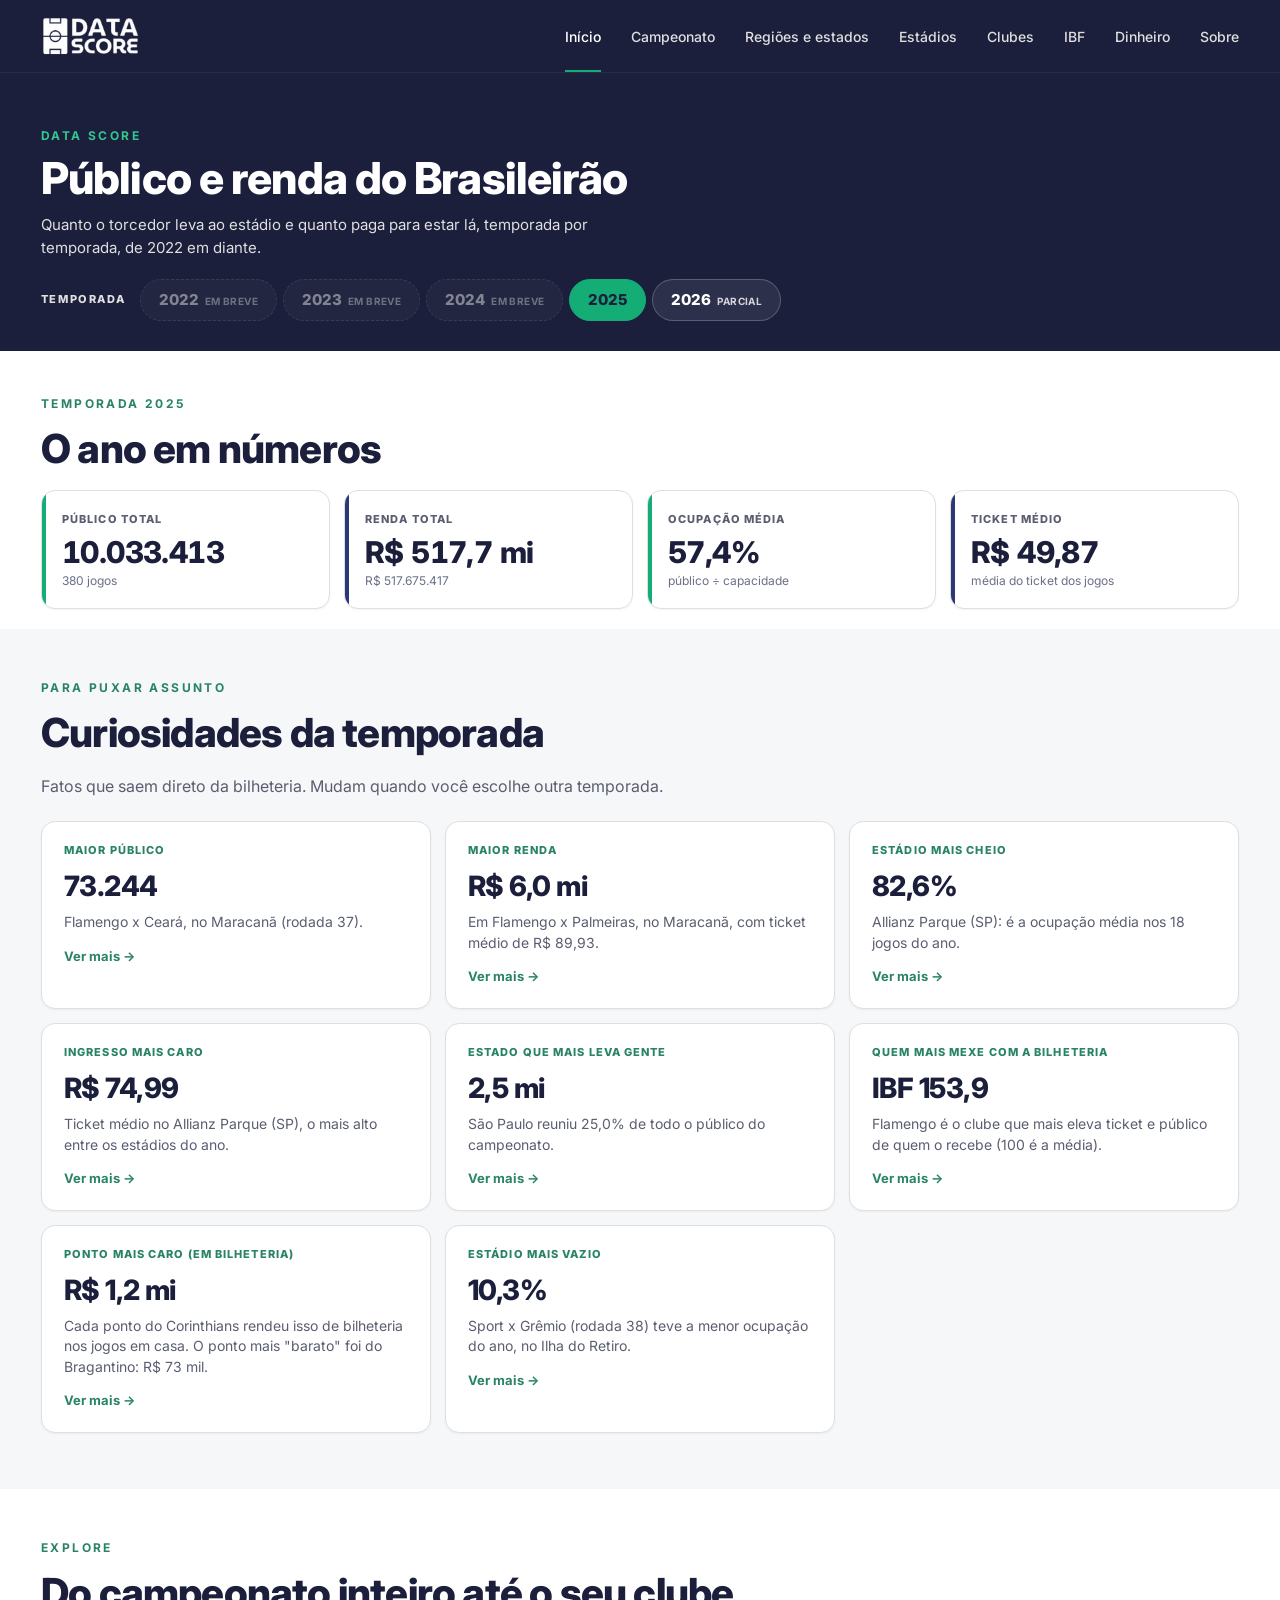
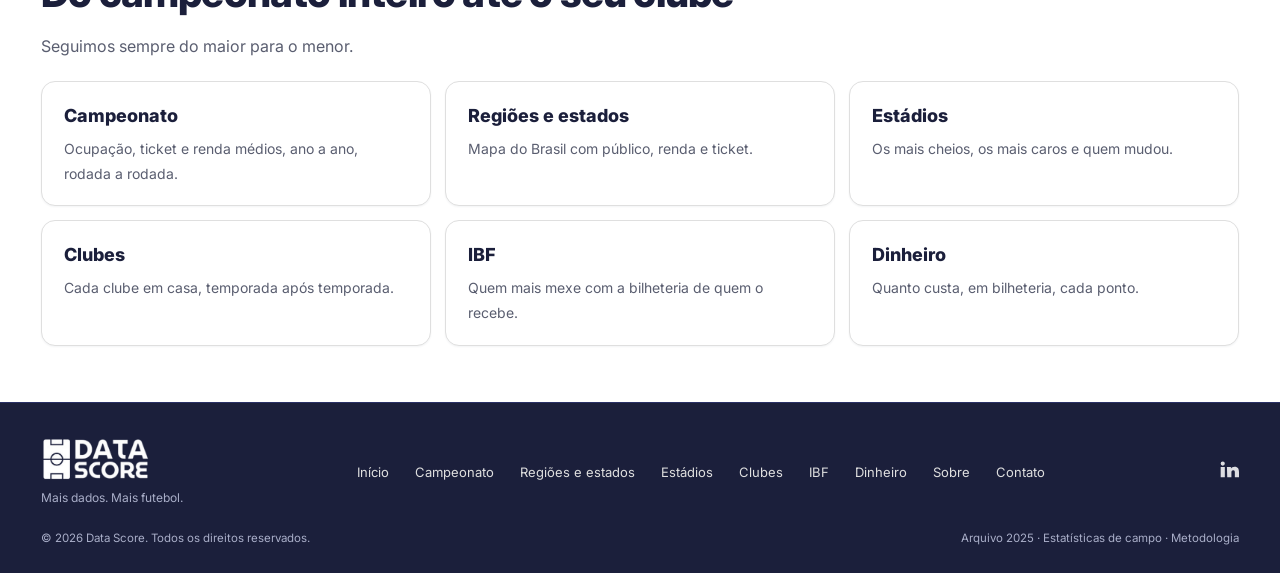
<file: index.html>
<!doctype html><html lang="pt-BR"><head><meta charset="utf-8"><meta name="viewport" content="width=device-width,initial-scale=1"><title>Data Score — Público e renda do Brasileirão</title><meta name="description" content="Público, renda, ocupação e ticket médio do Brasileirão Série A, temporada por temporada, por campeonato, região, estado, estádio e clube."><meta name="theme-color" content="#1B1F3B"><meta property="og:title" content="Data Score — Público e renda do Brasileirão"><meta property="og:description" content="Público, renda, ocupação e ticket médio do Brasileirão Série A, temporada por temporada, por campeonato, região, estado, estádio e clube."><meta property="og:type" content="website"><link rel="icon" type="image/png" href="assets/favicon.png"><link rel="apple-touch-icon" href="assets/favicon.png"><link rel="preconnect" href="https://fonts.googleapis.com"><link rel="preconnect" href="https://fonts.gstatic.com" crossorigin><link href="https://fonts.googleapis.com/css2?family=Inter:wght@400;500;600;700;800&display=swap" rel="stylesheet"><link rel="stylesheet" href="assets/style.css?v=202611062330"></head><body data-page="home"><header class="site-header"><div class="wrap"><a class="logo" href="index.html" aria-label="Data Score — início"><img src="assets/logo.png" width="100" height="40" alt="Data Score"></a><nav class="nav" aria-label="Principal"><a href="index.html" class="on" aria-current="page">Início</a><a href="campeonato.html">Campeonato</a><a href="estados.html">Regiões e estados</a><a href="estadios.html">Estádios</a><a href="clubes.html">Clubes</a><a href="ibf.html">IBF</a><a href="financeiro.html">Dinheiro</a><a href="sobre.html">Sobre</a></nav><button class="burger" type="button" aria-label="Abrir menu" aria-expanded="false">☰</button></div></header><main><section class="page-head dark" style="padding-bottom:30px"><div class="wrap"><div class="kicker" style="color:#33C690">Data Score</div><h1>Público e renda do Brasileirão</h1><p>Quanto o torcedor leva ao estádio e quanto paga para estar lá, temporada por temporada, de 2022 em diante.</p><div id="yearbar"></div></div></section><section class="sec" style="padding:44px 0 20px"><div class="wrap"><div class="kicker">Temporada <span id="home-ano"></span></div><h2>O ano em números</h2><div id="home-partial"></div><div class="kpis" id="home-kpis" style="grid-template-columns:repeat(4,minmax(0,1fr))"></div></div></section><section class="sec alt" id="manchetes" style="padding:50px 0 56px"><div class="wrap"><div class="kicker">Para puxar assunto</div><h2>Curiosidades da temporada</h2><p class="sub" style="max-width:760px;margin-bottom:22px">Fatos que saem direto da bilheteria. Mudam quando você escolhe outra temporada.</p><div class="news-grid" id="home-news"></div></div></section><section class="sec" id="caminhos" style="padding:50px 0 56px"><div class="wrap"><div class="kicker">Explore</div><h2>Do campeonato inteiro até o seu clube</h2><p class="sub" style="max-width:760px;margin-bottom:22px">Seguimos sempre do maior para o menor.</p><div class="tiles"><a class="tile" href="campeonato.html"><b>Campeonato</b><span>Ocupação, ticket e renda médios, ano a ano, rodada a rodada.</span></a><a class="tile" href="estados.html"><b>Regiões e estados</b><span>Mapa do Brasil com público, renda e ticket.</span></a><a class="tile" href="estadios.html"><b>Estádios</b><span>Os mais cheios, os mais caros e quem mudou.</span></a><a class="tile" href="clubes.html"><b>Clubes</b><span>Cada clube em casa, temporada após temporada.</span></a><a class="tile" href="ibf.html"><b>IBF</b><span>Quem mais mexe com a bilheteria de quem o recebe.</span></a><a class="tile" href="financeiro.html"><b>Dinheiro</b><span>Quanto custa, em bilheteria, cada ponto.</span></a></div></div></section></main><footer class="site-footer"><div class="wrap"><div class="foot-top"><div><a class="logo" href="index.html" aria-label="Data Score — início"><img src="assets/logo.png" width="100" height="40" alt="Data Score"></a><div class="tag">Mais dados. Mais futebol.</div></div><nav class="foot-nav" aria-label="Rodapé"><a href="index.html">Início</a><a href="campeonato.html">Campeonato</a><a href="estados.html">Regiões e estados</a><a href="estadios.html">Estádios</a><a href="clubes.html">Clubes</a><a href="ibf.html">IBF</a><a href="financeiro.html">Dinheiro</a><a href="sobre.html">Sobre</a><a href="contato.html">Contato</a></nav><div class="foot-soc"><a href="https://www.linkedin.com/in/jvictorarj" target="_blank" rel="noopener" aria-label="LinkedIn"><svg viewBox="0 0 24 24" fill="currentColor" aria-hidden="true"><path d="M4.500 3A2.500 2.500 0 1 0 4.500 8 2.500 2.500 0 0 0 4.500 3zM2 9.500h5V22H2zM9.500 9.500h4.800v1.800h.1c.7-1.200 2.300-2.100 4.200-2.100 4.500 0 5.400 2.900 5.400 6.700V22h-5v-5.500c0-1.400 0-3.100-1.900-3.100s-2.200 1.500-2.200 3V22h-5z"/></svg></a></div></div><div class="foot-bot"><span>© 2026 Data Score. Todos os direitos reservados.</span><span><a href="stats.html">Arquivo 2025 · Estatísticas de campo</a> · <a href="metodologia.html">Metodologia</a></span></div></div></footer><script src="assets/charts.js?v=202611062330"></script><script src="assets/anos.js?v=202611062330"></script><script src="assets/brasil.js?v=202611062330"></script><script src="assets/lib.js?v=202611062330"></script><script src="assets/pg1.js?v=202611062330"></script><script src="assets/pg2.js?v=202611062330"></script><script src="assets/pg.js?v=202611062330"></script></body></html>
</file>
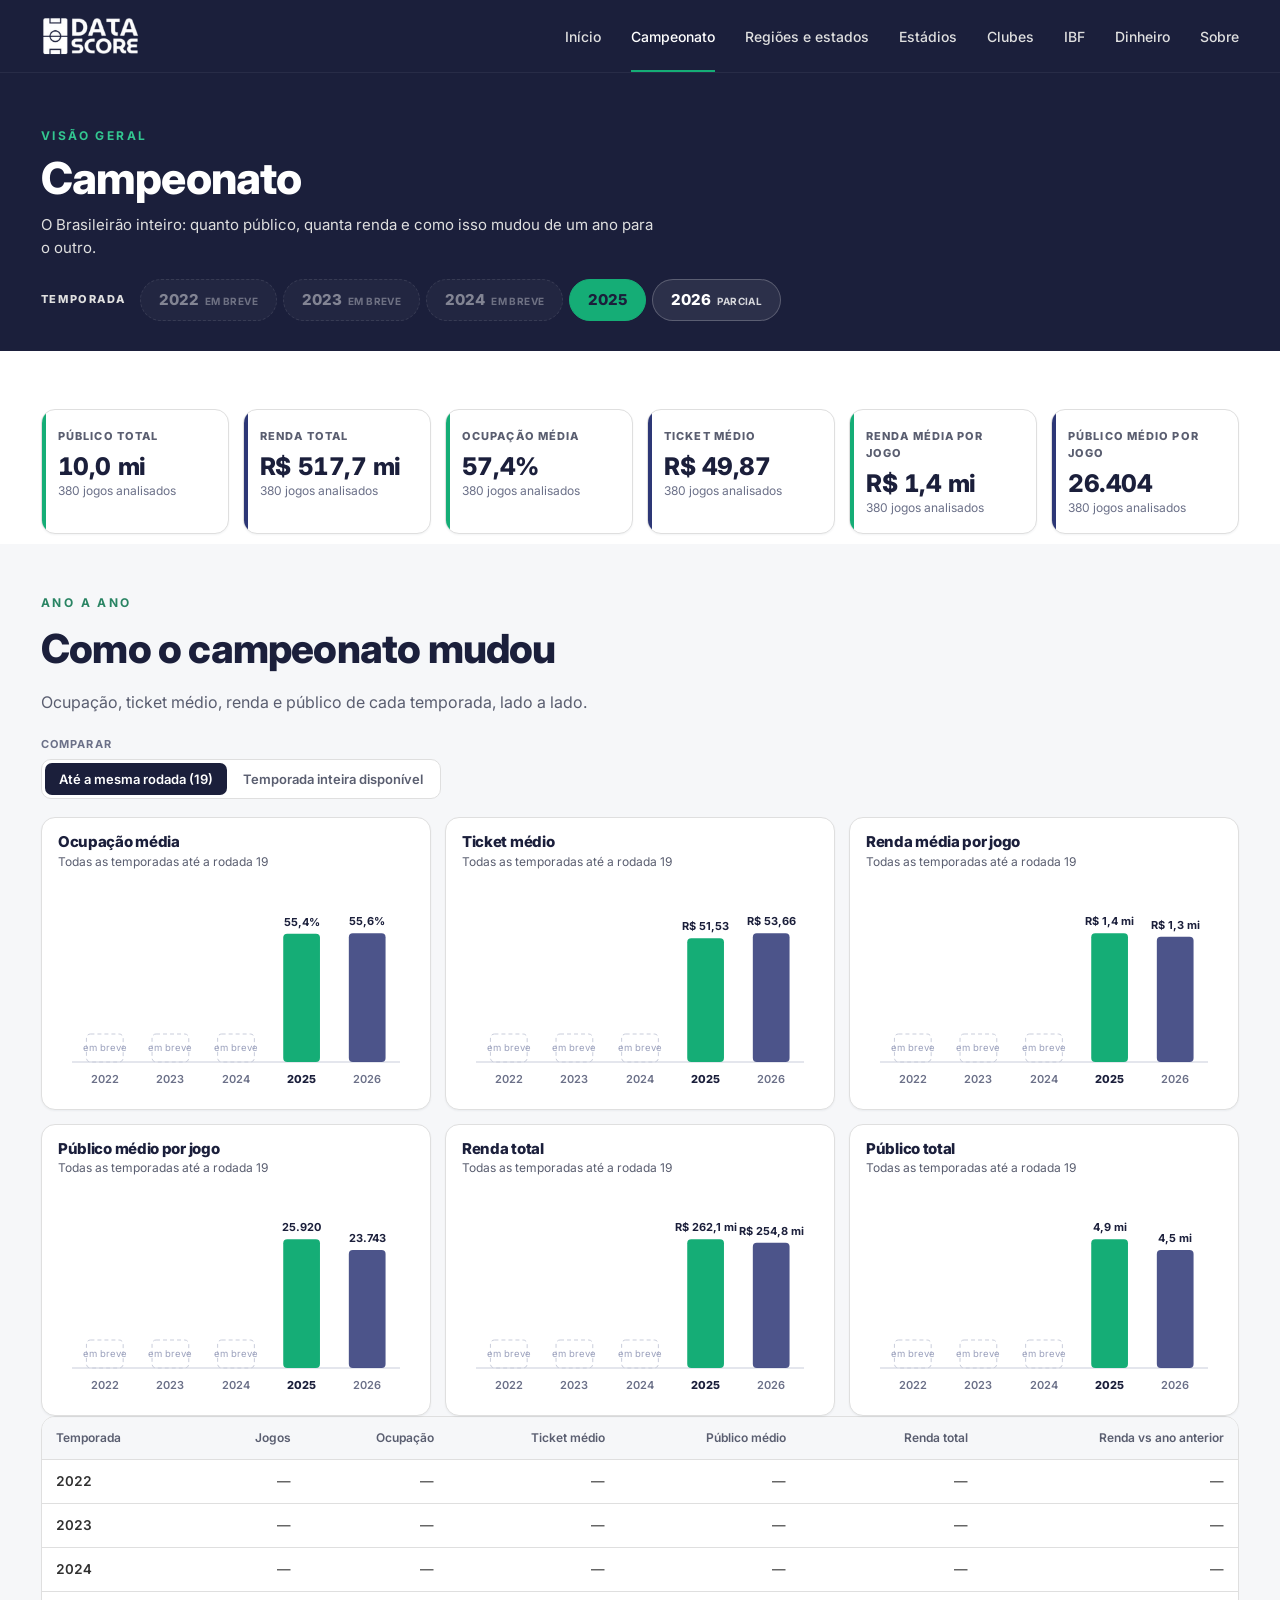
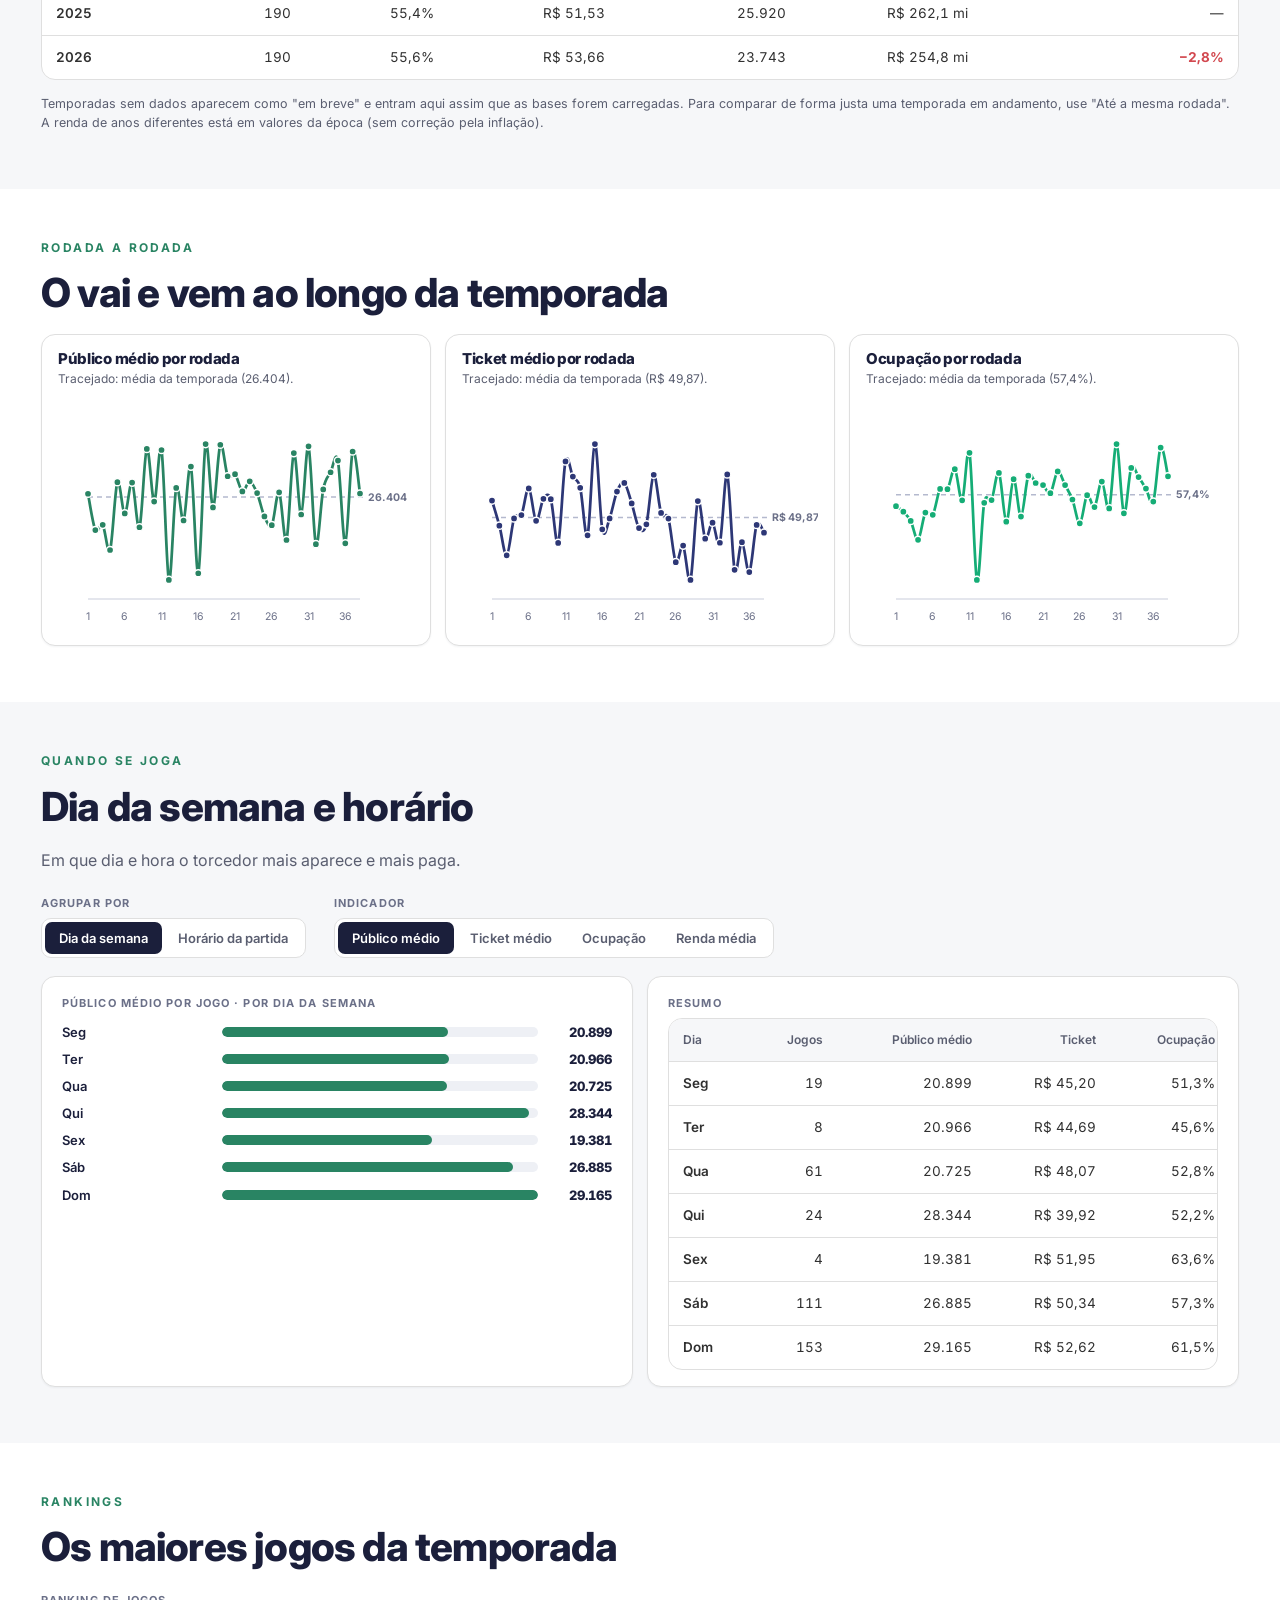
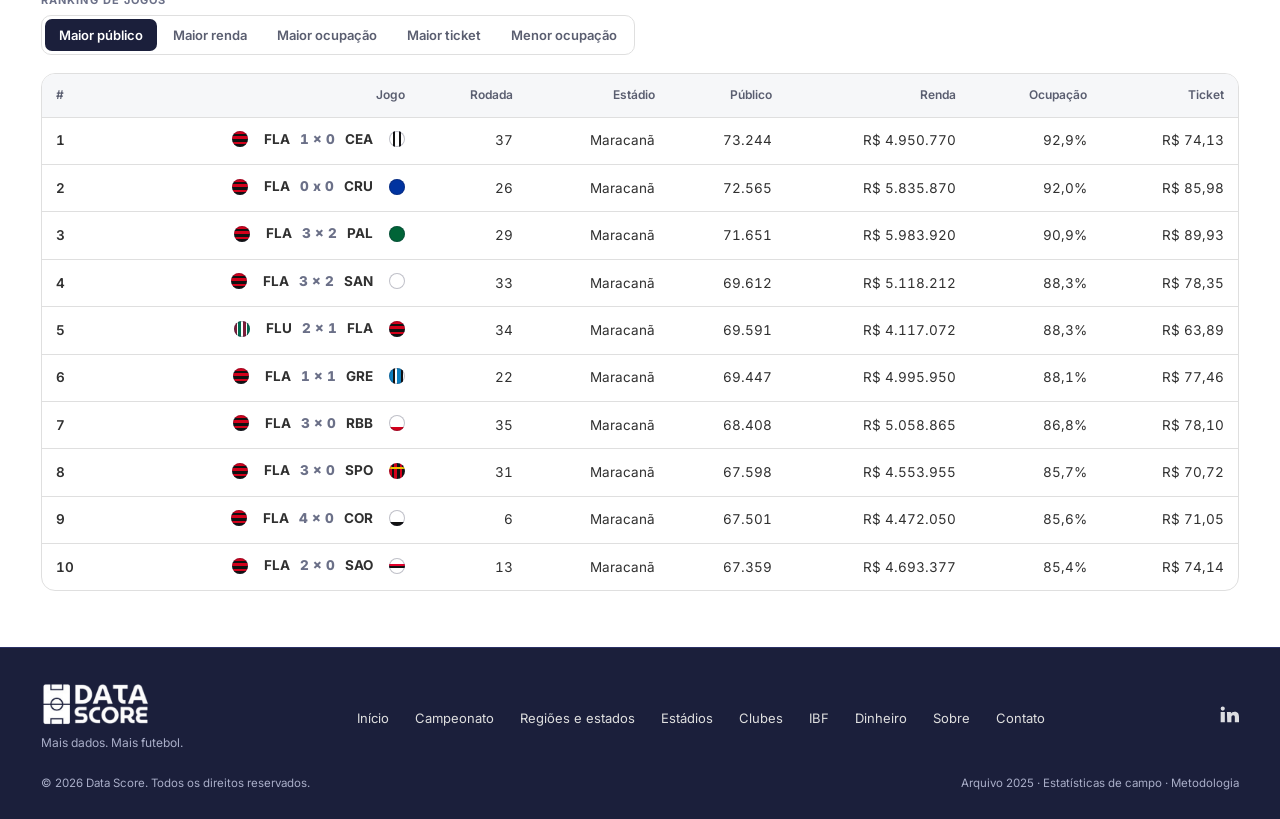
<file: campeonato.html>
<!doctype html><html lang="pt-BR"><head><meta charset="utf-8"><meta name="viewport" content="width=device-width,initial-scale=1"><title>Campeonato — Data Score</title><meta name="description" content="Ocupação, ticket médio, renda e público do Brasileirão, ano a ano, rodada a rodada, por dia e horário."><meta name="theme-color" content="#1B1F3B"><meta property="og:title" content="Campeonato — Data Score"><meta property="og:description" content="Ocupação, ticket médio, renda e público do Brasileirão, ano a ano, rodada a rodada, por dia e horário."><meta property="og:type" content="website"><link rel="icon" type="image/png" href="assets/favicon.png"><link rel="apple-touch-icon" href="assets/favicon.png"><link rel="preconnect" href="https://fonts.googleapis.com"><link rel="preconnect" href="https://fonts.gstatic.com" crossorigin><link href="https://fonts.googleapis.com/css2?family=Inter:wght@400;500;600;700;800&display=swap" rel="stylesheet"><link rel="stylesheet" href="assets/style.css?v=202611062330"></head><body data-page="camp"><header class="site-header"><div class="wrap"><a class="logo" href="index.html" aria-label="Data Score — início"><img src="assets/logo.png" width="100" height="40" alt="Data Score"></a><nav class="nav" aria-label="Principal"><a href="index.html">Início</a><a href="campeonato.html" class="on" aria-current="page">Campeonato</a><a href="estados.html">Regiões e estados</a><a href="estadios.html">Estádios</a><a href="clubes.html">Clubes</a><a href="ibf.html">IBF</a><a href="financeiro.html">Dinheiro</a><a href="sobre.html">Sobre</a></nav><button class="burger" type="button" aria-label="Abrir menu" aria-expanded="false">☰</button></div></header><main><section class="page-head dark" style="padding-bottom:30px"><div class="wrap"><div class="kicker" style="color:#33C690">Visão geral</div><h1>Campeonato</h1><p>O Brasileirão inteiro: quanto público, quanta renda e como isso mudou de um ano para o outro.</p><div id="yearbar"></div></div></section><section class="sec" style="padding:36px 0 10px"><div class="wrap"><div id="camp-partial"></div><div class="kpis six" id="camp-kpis"></div></div></section><section class="sec alt" id="anos" style="padding:50px 0 56px"><div class="wrap"><div class="kicker">Ano a ano</div><h2>Como o campeonato mudou</h2><p class="sub" style="max-width:760px;margin-bottom:22px">Ocupação, ticket médio, renda e público de cada temporada, lado a lado.</p><div id="camp-anos"></div></div></section><section class="sec" id="rodadas" style="padding:50px 0 56px"><div class="wrap"><div class="kicker">Rodada a rodada</div><h2>O vai e vem ao longo da temporada</h2><div id="camp-rod"></div></div></section><section class="sec alt" id="quando" style="padding:50px 0 56px"><div class="wrap"><div class="kicker">Quando se joga</div><h2>Dia da semana e horário</h2><p class="sub" style="max-width:760px;margin-bottom:22px">Em que dia e hora o torcedor mais aparece e mais paga.</p><div id="camp-when"></div></div></section><section class="sec" id="tops" style="padding:50px 0 56px"><div class="wrap"><div class="kicker">Rankings</div><h2>Os maiores jogos da temporada</h2><div id="camp-tops"></div></div></section></main><footer class="site-footer"><div class="wrap"><div class="foot-top"><div><a class="logo" href="index.html" aria-label="Data Score — início"><img src="assets/logo.png" width="100" height="40" alt="Data Score"></a><div class="tag">Mais dados. Mais futebol.</div></div><nav class="foot-nav" aria-label="Rodapé"><a href="index.html">Início</a><a href="campeonato.html">Campeonato</a><a href="estados.html">Regiões e estados</a><a href="estadios.html">Estádios</a><a href="clubes.html">Clubes</a><a href="ibf.html">IBF</a><a href="financeiro.html">Dinheiro</a><a href="sobre.html">Sobre</a><a href="contato.html">Contato</a></nav><div class="foot-soc"><a href="https://www.linkedin.com/in/jvictorarj" target="_blank" rel="noopener" aria-label="LinkedIn"><svg viewBox="0 0 24 24" fill="currentColor" aria-hidden="true"><path d="M4.500 3A2.500 2.500 0 1 0 4.500 8 2.500 2.500 0 0 0 4.500 3zM2 9.500h5V22H2zM9.500 9.500h4.800v1.800h.1c.7-1.200 2.300-2.100 4.200-2.100 4.500 0 5.400 2.900 5.400 6.700V22h-5v-5.500c0-1.400 0-3.100-1.900-3.100s-2.200 1.500-2.200 3V22h-5z"/></svg></a></div></div><div class="foot-bot"><span>© 2026 Data Score. Todos os direitos reservados.</span><span><a href="stats.html">Arquivo 2025 · Estatísticas de campo</a> · <a href="metodologia.html">Metodologia</a></span></div></div></footer><script src="assets/charts.js?v=202611062330"></script><script src="assets/anos.js?v=202611062330"></script><script src="assets/brasil.js?v=202611062330"></script><script src="assets/lib.js?v=202611062330"></script><script src="assets/pg1.js?v=202611062330"></script><script src="assets/pg2.js?v=202611062330"></script><script src="assets/pg.js?v=202611062330"></script></body></html>
</file>
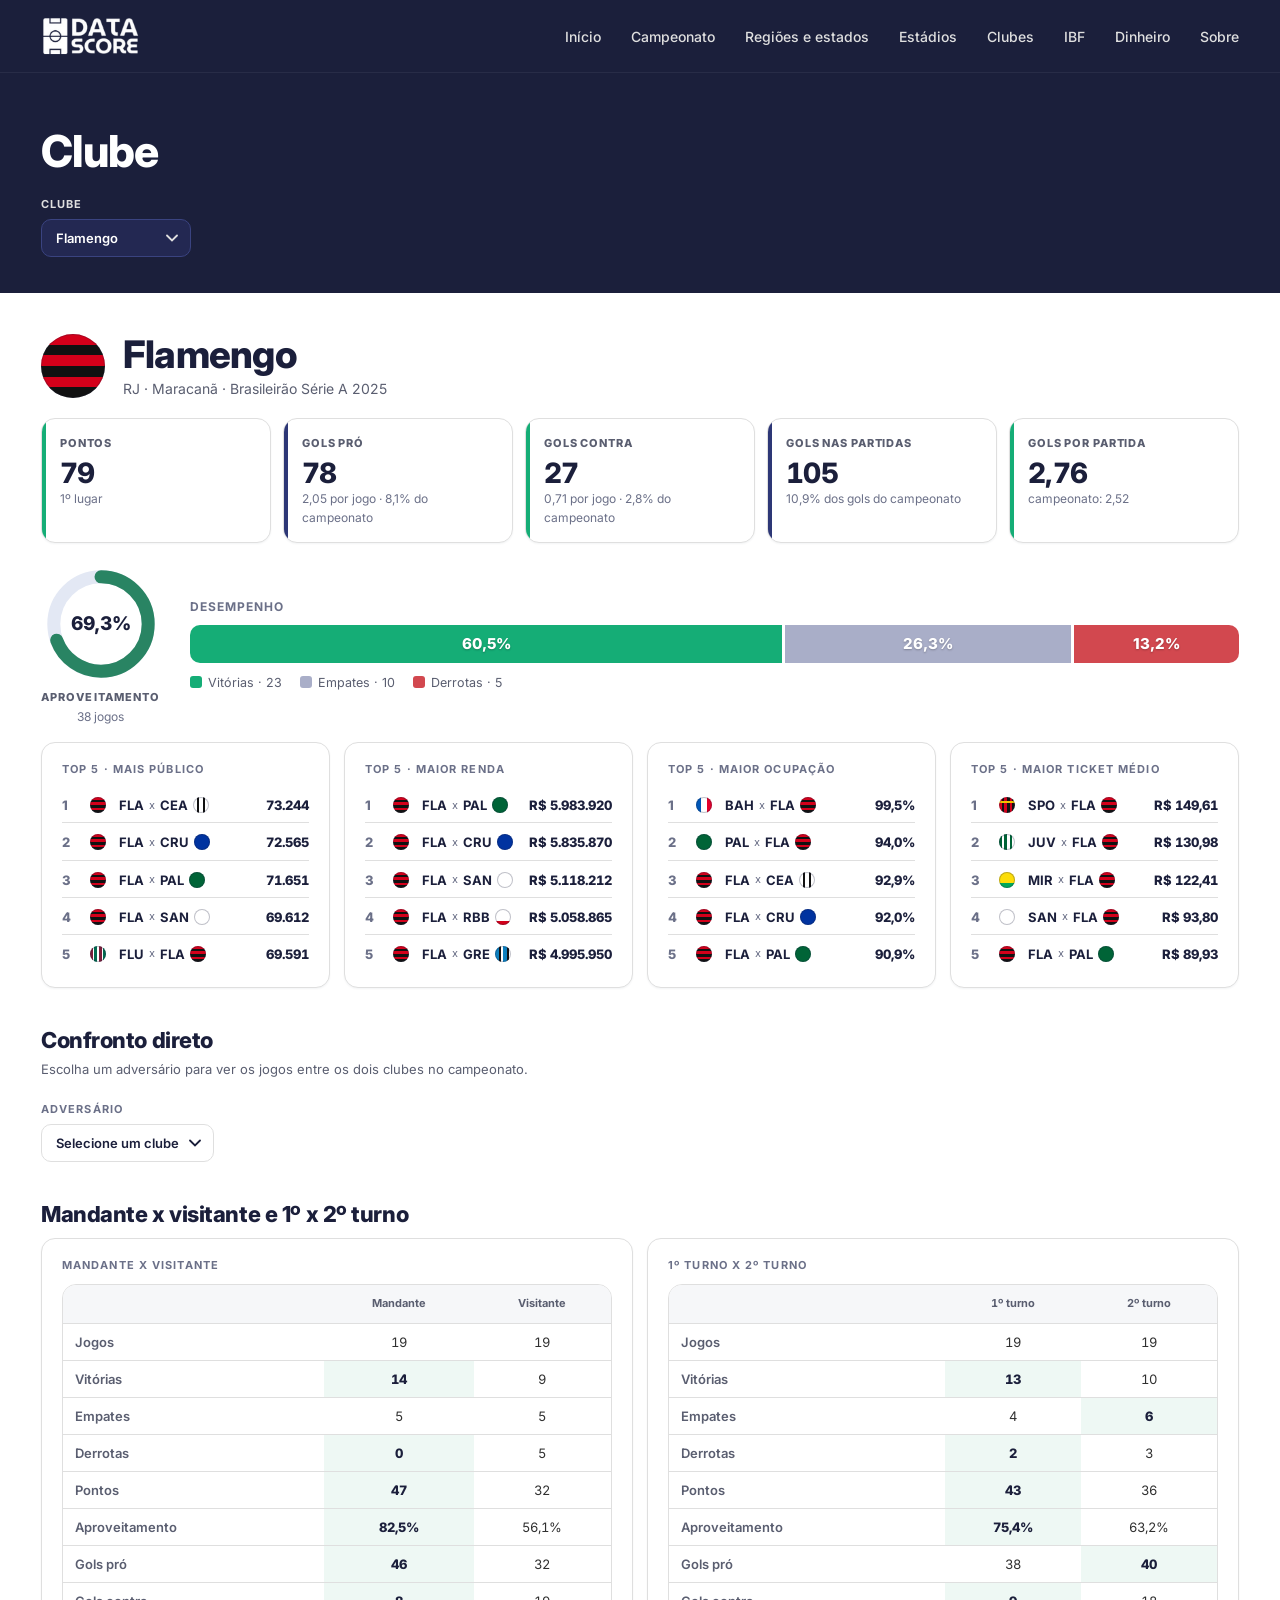
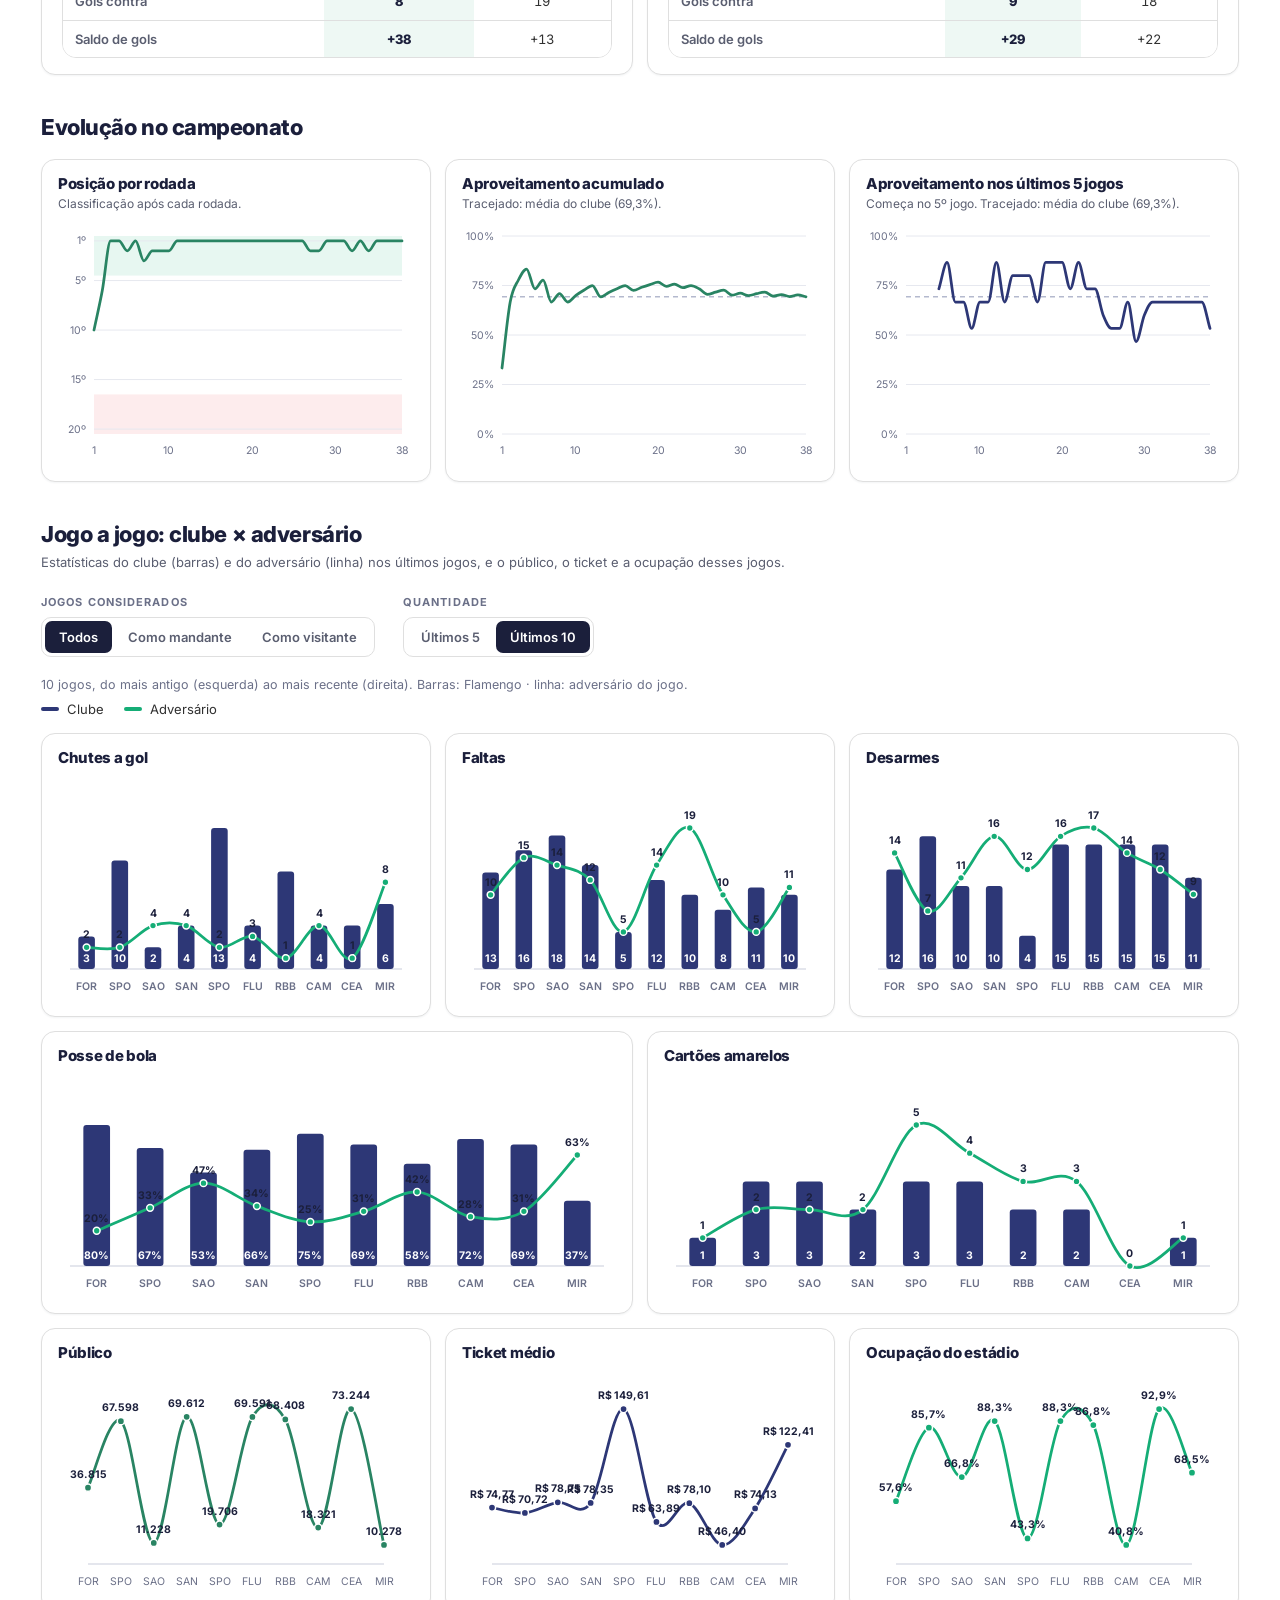
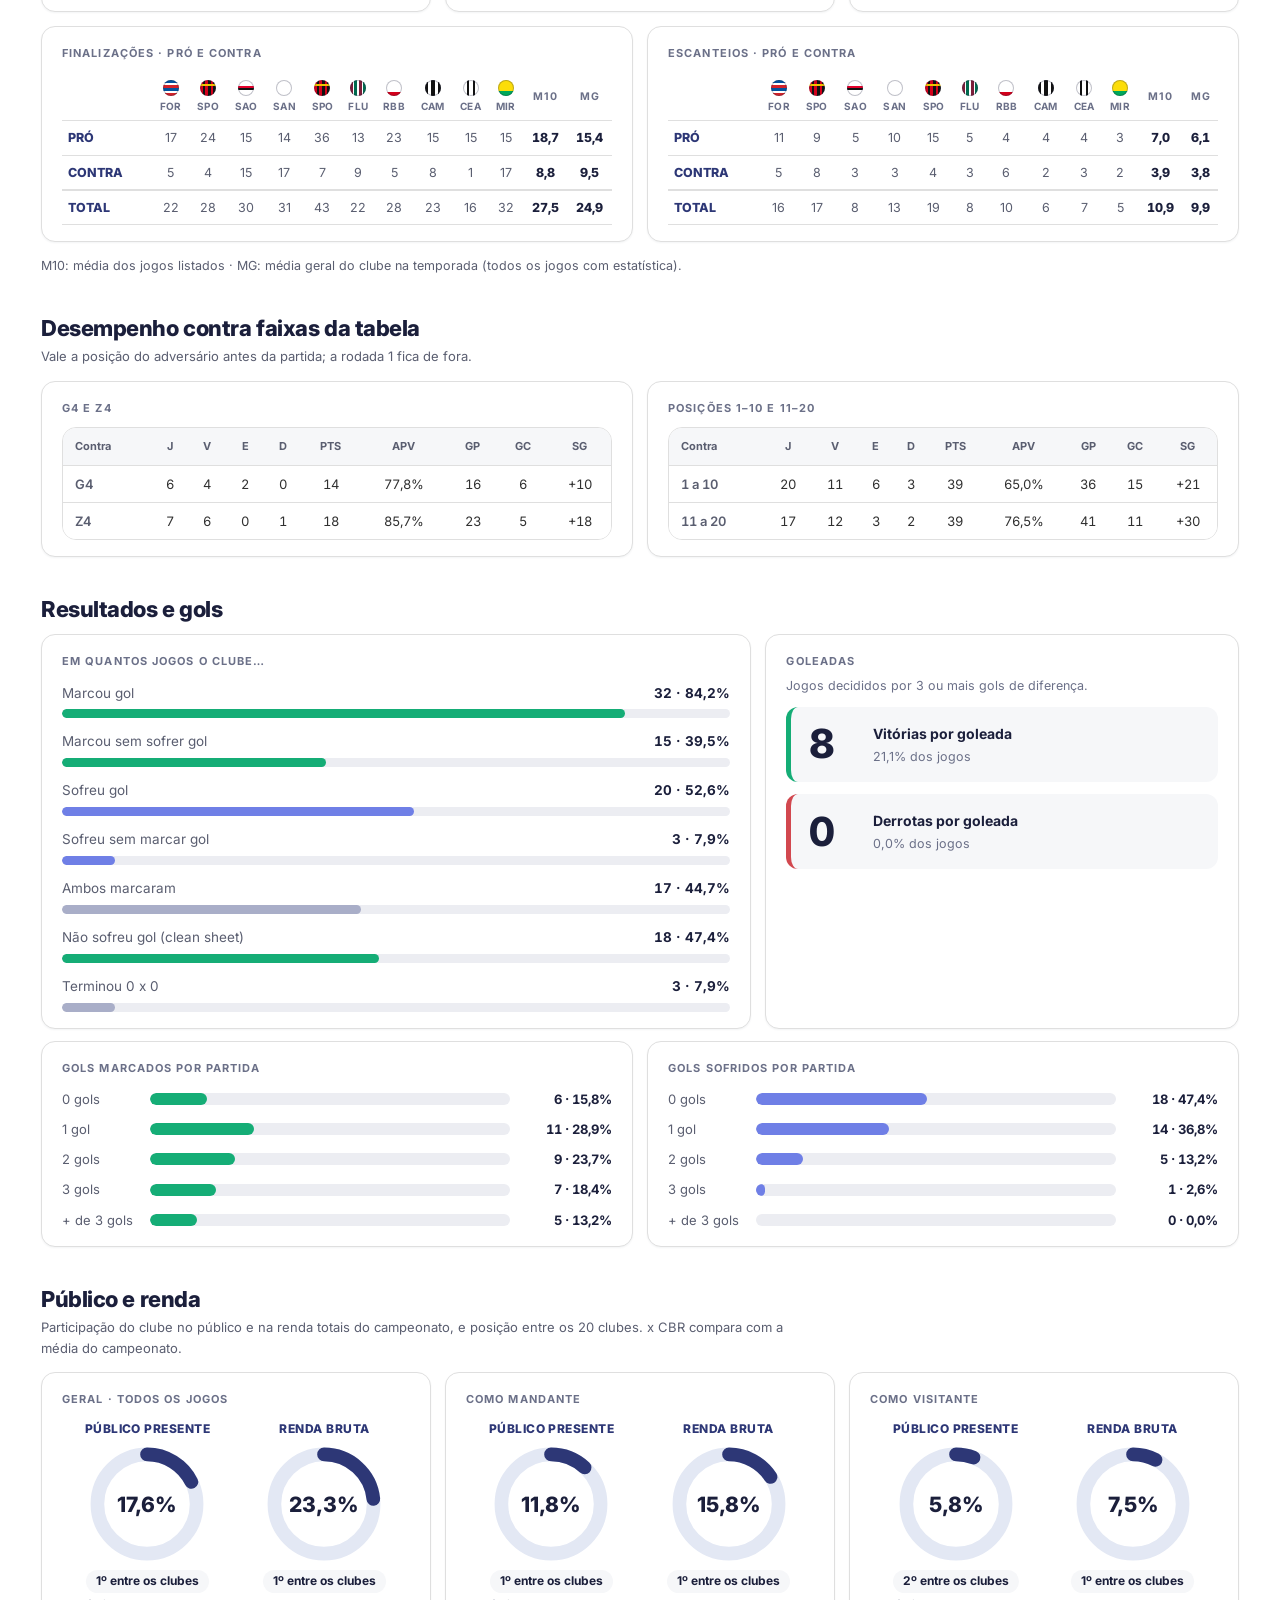
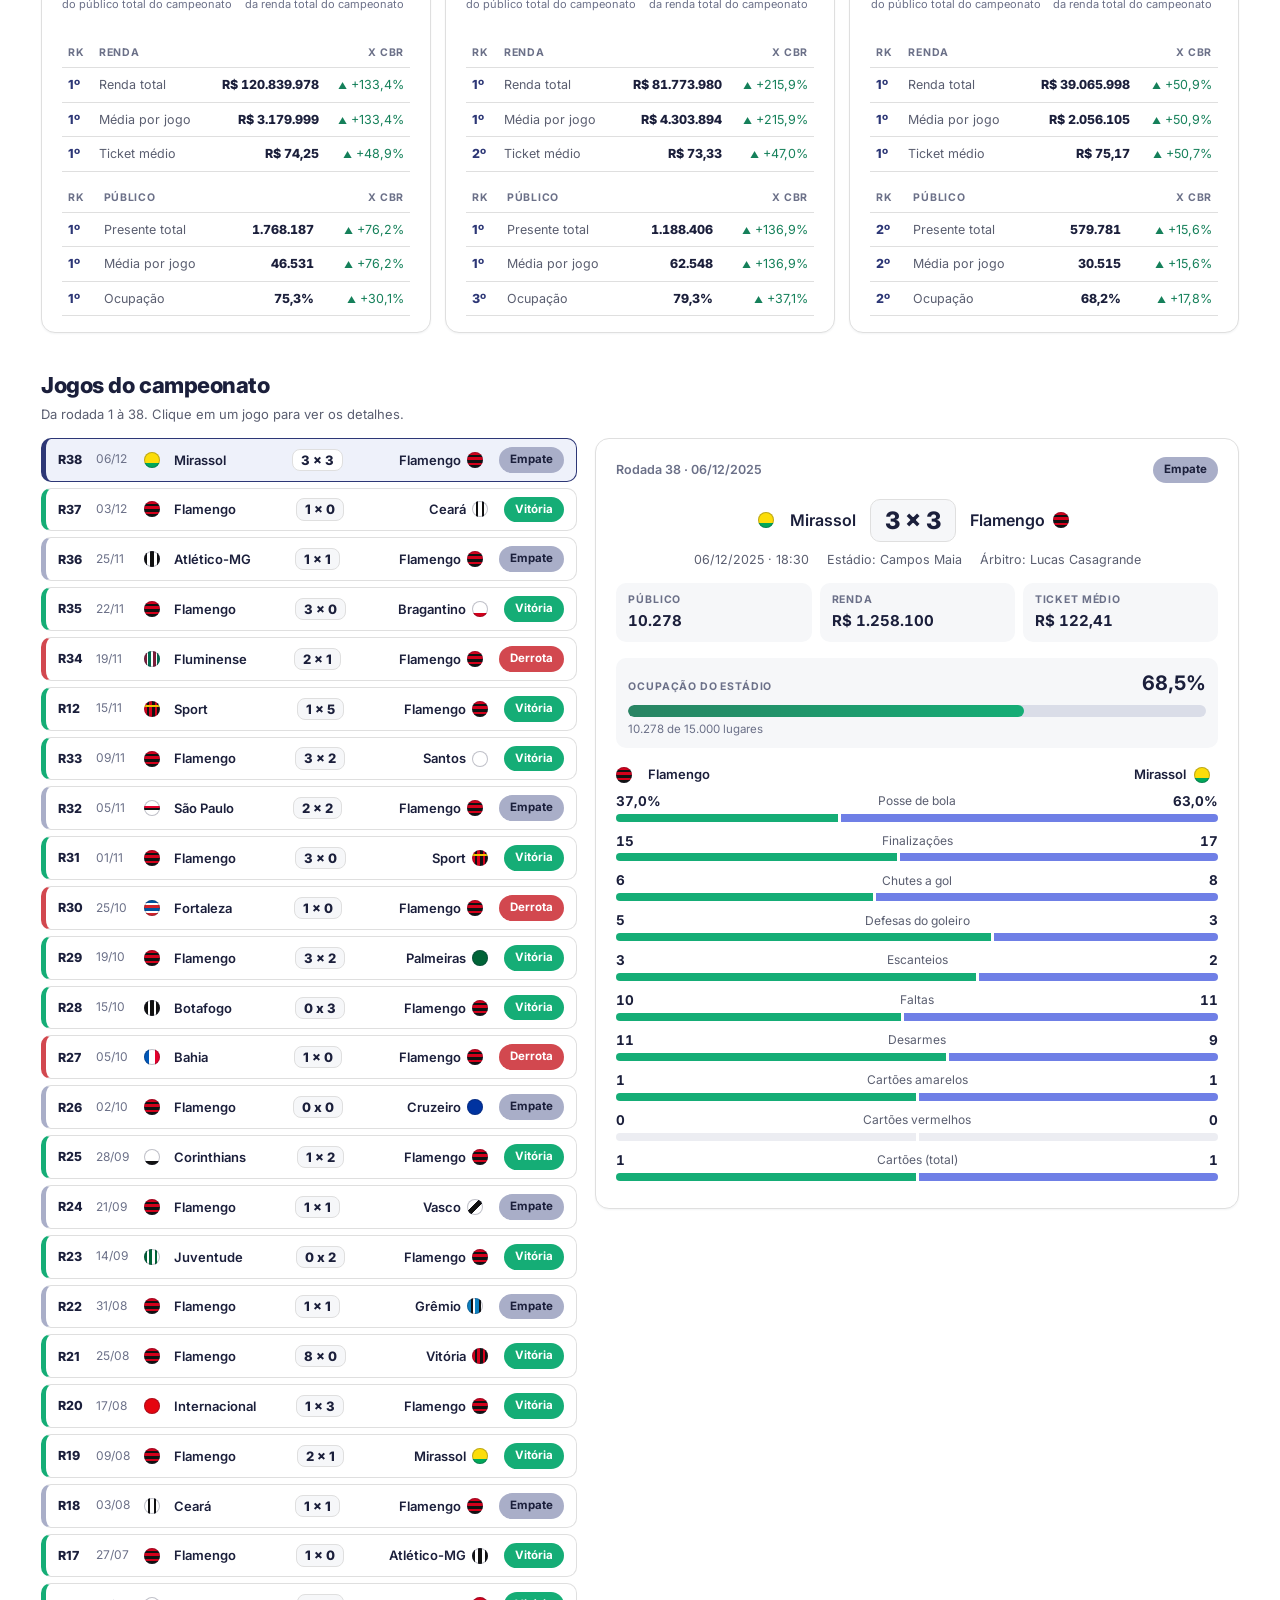
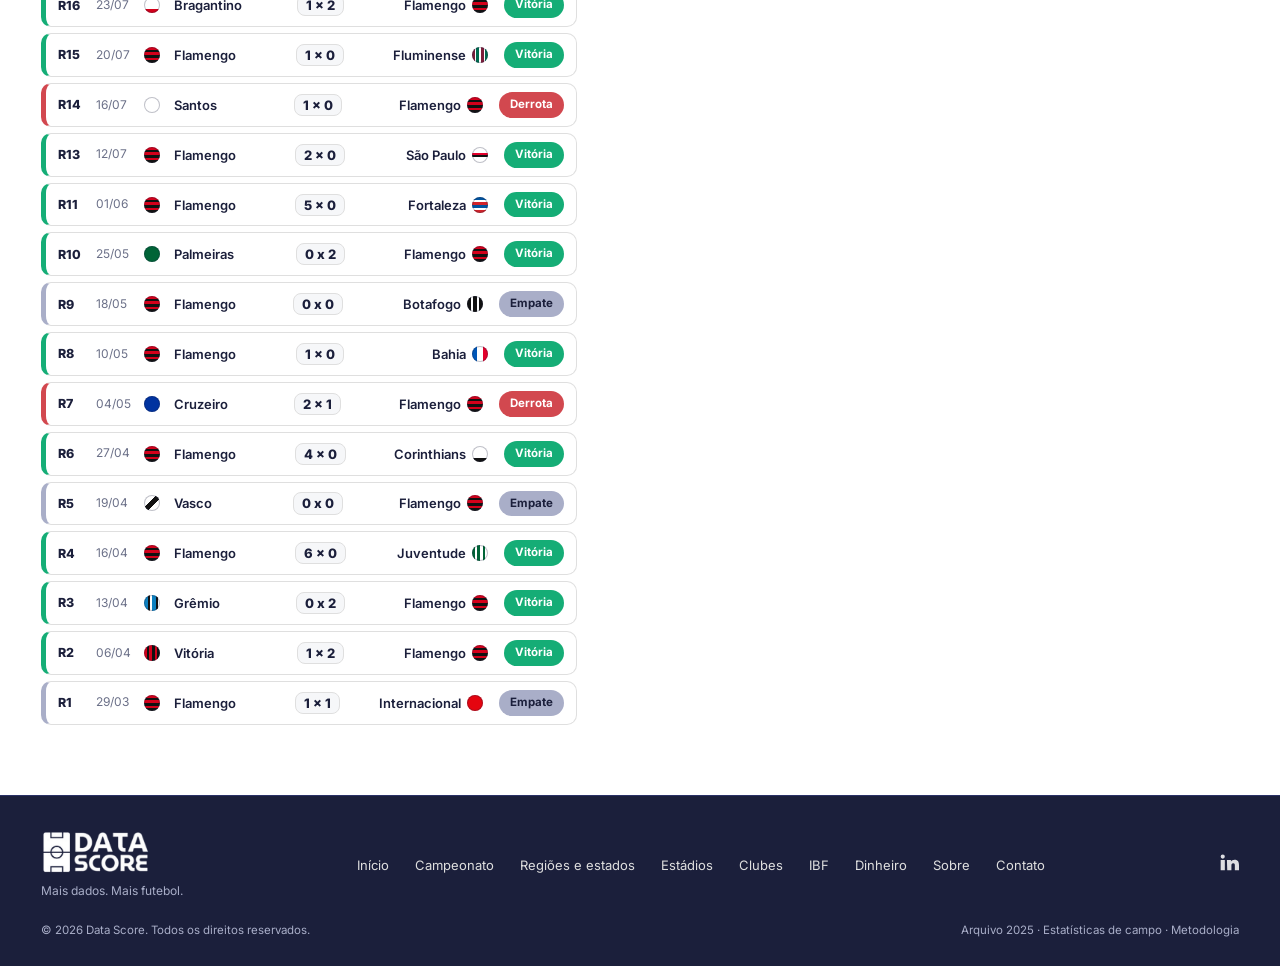
<file: clube.html>
<!doctype html><html lang="pt-BR"><head><meta charset="utf-8"><meta name="viewport" content="width=device-width,initial-scale=1"><title>Clube — Data Score</title><meta name="description" content="Resumo completo de cada clube do Brasileirão 2025: gols, aproveitamento, desempenho contra faixas da tabela, público e renda."><meta name="theme-color" content="#1B1F3B"><meta property="og:title" content="Clube — Data Score"><meta property="og:description" content="Resumo completo de cada clube do Brasileirão 2025: gols, aproveitamento, desempenho contra faixas da tabela, público e renda."><meta property="og:type" content="website"><link rel="icon" type="image/png" href="assets/favicon.png"><link rel="apple-touch-icon" href="assets/favicon.png"><link rel="preconnect" href="https://fonts.googleapis.com"><link rel="preconnect" href="https://fonts.gstatic.com" crossorigin><link href="https://fonts.googleapis.com/css2?family=Inter:wght@400;500;600;700;800&display=swap" rel="stylesheet"><link rel="stylesheet" href="assets/style.css?v=202611062330"></head><body><header class="site-header"><div class="wrap"><a class="logo" href="index.html" aria-label="Data Score — início"><img src="assets/logo.png" width="100" height="40" alt="Data Score"></a><nav class="nav" aria-label="Principal"><a href="index.html">Início</a><a href="campeonato.html">Campeonato</a><a href="estados.html">Regiões e estados</a><a href="estadios.html">Estádios</a><a href="clubes.html">Clubes</a><a href="ibf.html">IBF</a><a href="financeiro.html">Dinheiro</a><a href="sobre.html">Sobre</a></nav><button class="burger" type="button" aria-label="Abrir menu" aria-expanded="false">☰</button></div></header><main>
<section class="page-head dark" style="padding-bottom:36px"><div class="wrap"><h1>Clube</h1>
<div class="filters" style="margin:20px 0 0"><div class="fgroup"><label class="flabel" for="cl-sel" style="color:#DFDFDF">Clube</label><select class="sel dk" id="cl-sel"></select></div>
</div></div></section>
<section class="sec" style="padding:40px 0 70px"><div class="wrap"><div id="club"></div></div></section>
</main><footer class="site-footer"><div class="wrap"><div class="foot-top"><div><a class="logo" href="index.html" aria-label="Data Score — início"><img src="assets/logo.png" width="100" height="40" alt="Data Score"></a><div class="tag">Mais dados. Mais futebol.</div></div><nav class="foot-nav" aria-label="Rodapé"><a href="index.html">Início</a><a href="campeonato.html">Campeonato</a><a href="estados.html">Regiões e estados</a><a href="estadios.html">Estádios</a><a href="clubes.html">Clubes</a><a href="ibf.html">IBF</a><a href="financeiro.html">Dinheiro</a><a href="sobre.html">Sobre</a><a href="contato.html">Contato</a></nav><div class="foot-soc"><a href="https://www.linkedin.com/in/jvictorarj" target="_blank" rel="noopener" aria-label="LinkedIn"><svg viewBox="0 0 24 24" fill="currentColor" aria-hidden="true"><path d="M4.500 3A2.500 2.500 0 1 0 4.500 8 2.500 2.500 0 0 0 4.500 3zM2 9.500h5V22H2zM9.500 9.500h4.800v1.800h.1c.7-1.200 2.300-2.100 4.200-2.100 4.500 0 5.400 2.900 5.400 6.700V22h-5v-5.500c0-1.400 0-3.100-1.900-3.100s-2.200 1.500-2.200 3V22h-5z"/></svg></a></div></div><div class="foot-bot"><span>© 2026 Data Score. Todos os direitos reservados.</span><span><a href="stats.html">Arquivo 2025 · Estatísticas de campo</a> · <a href="metodologia.html">Metodologia</a></span></div></div></footer><script src="assets/charts.js?v=202611062330"></script><script src="assets/data.js?v=202611062330"></script><script src="assets/app.js?v=202611062330"></script></body></html>
</file>
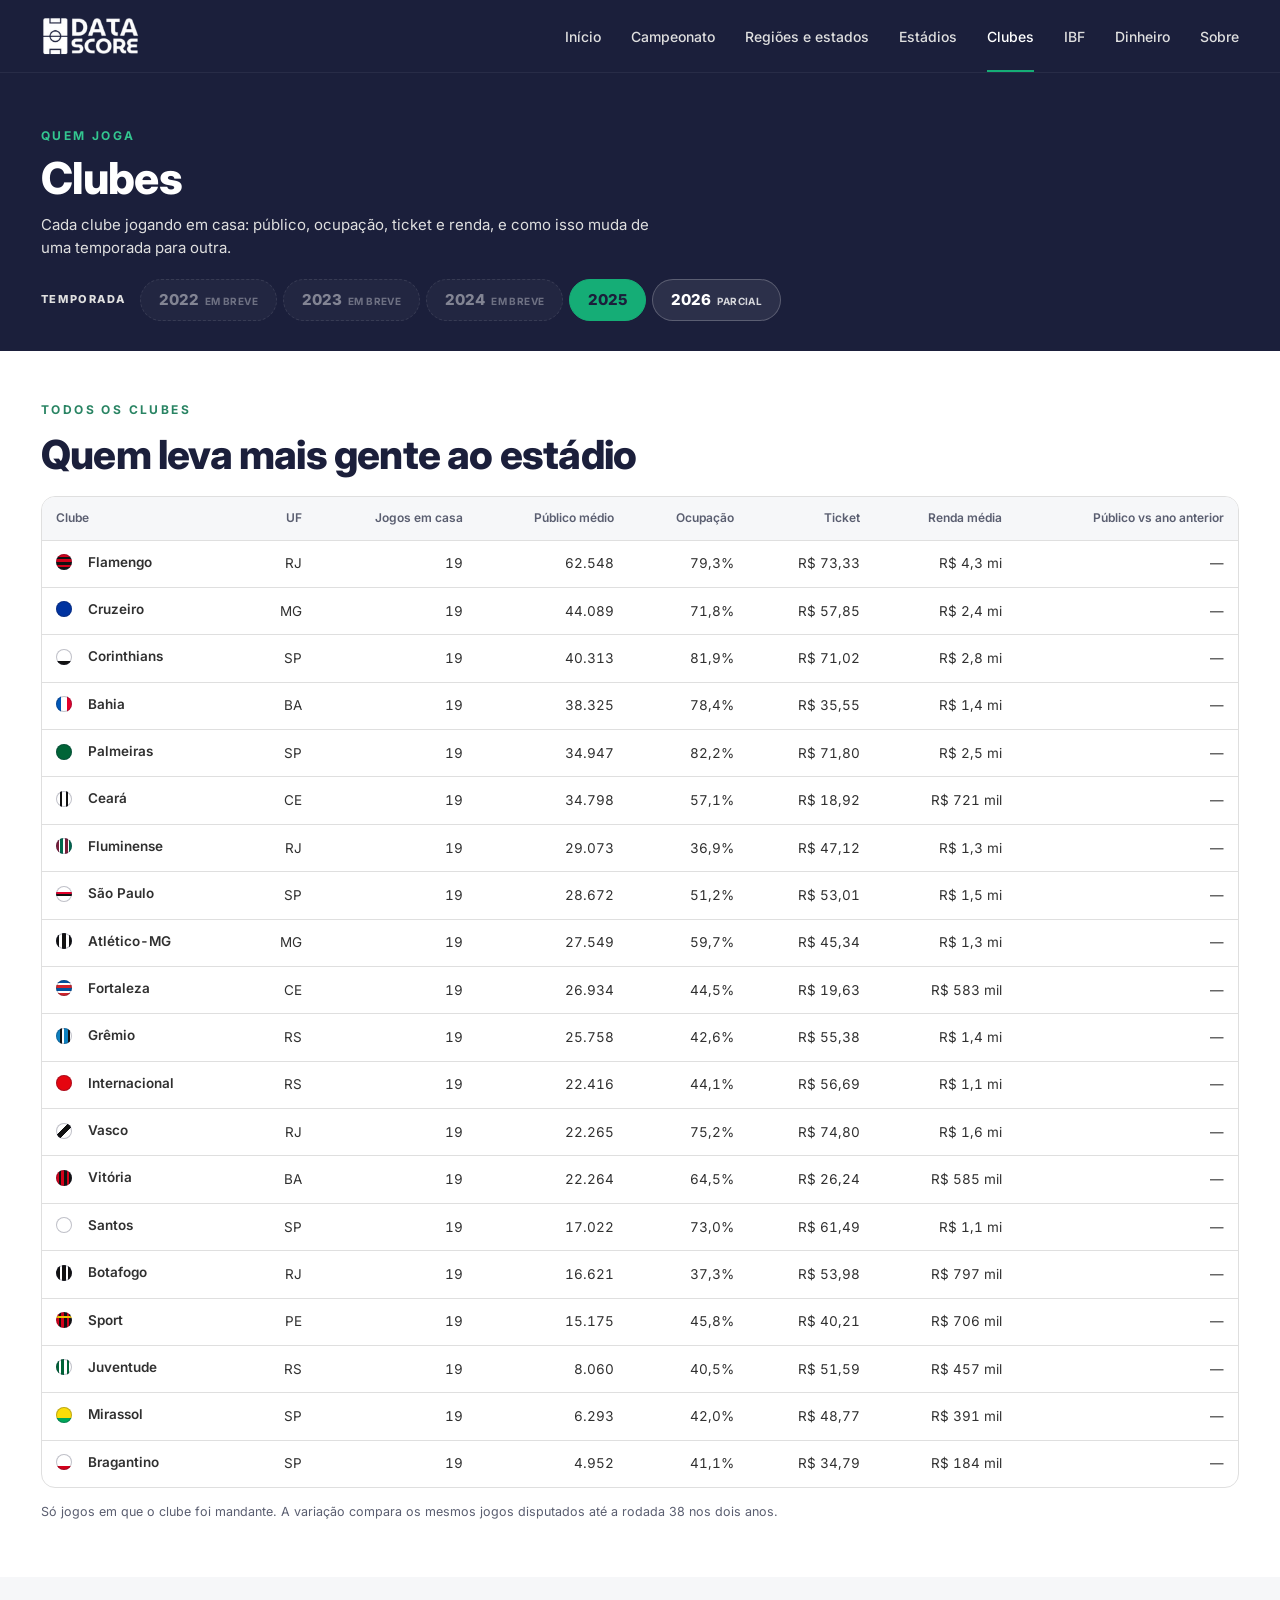
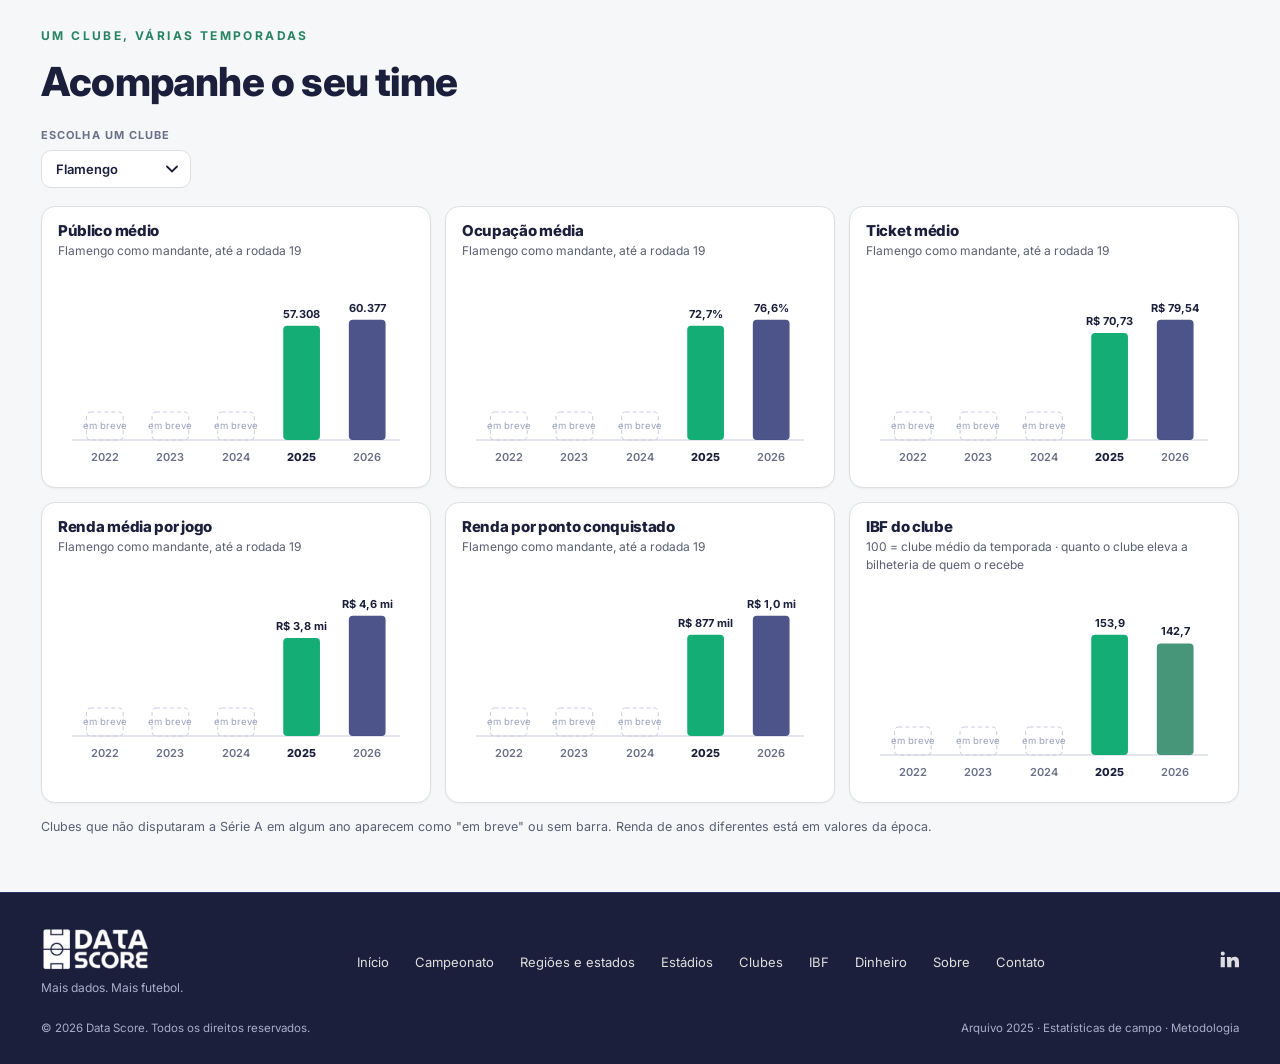
<file: clubes.html>
<!doctype html><html lang="pt-BR"><head><meta charset="utf-8"><meta name="viewport" content="width=device-width,initial-scale=1"><title>Clubes — Data Score</title><meta name="description" content="Público, ocupação, ticket e renda de cada clube do Brasileirão como mandante, ano a ano."><meta name="theme-color" content="#1B1F3B"><meta property="og:title" content="Clubes — Data Score"><meta property="og:description" content="Público, ocupação, ticket e renda de cada clube do Brasileirão como mandante, ano a ano."><meta property="og:type" content="website"><link rel="icon" type="image/png" href="assets/favicon.png"><link rel="apple-touch-icon" href="assets/favicon.png"><link rel="preconnect" href="https://fonts.googleapis.com"><link rel="preconnect" href="https://fonts.gstatic.com" crossorigin><link href="https://fonts.googleapis.com/css2?family=Inter:wght@400;500;600;700;800&display=swap" rel="stylesheet"><link rel="stylesheet" href="assets/style.css?v=202611062330"></head><body data-page="clubs"><header class="site-header"><div class="wrap"><a class="logo" href="index.html" aria-label="Data Score — início"><img src="assets/logo.png" width="100" height="40" alt="Data Score"></a><nav class="nav" aria-label="Principal"><a href="index.html">Início</a><a href="campeonato.html">Campeonato</a><a href="estados.html">Regiões e estados</a><a href="estadios.html">Estádios</a><a href="clubes.html" class="on" aria-current="page">Clubes</a><a href="ibf.html">IBF</a><a href="financeiro.html">Dinheiro</a><a href="sobre.html">Sobre</a></nav><button class="burger" type="button" aria-label="Abrir menu" aria-expanded="false">☰</button></div></header><main><section class="page-head dark" style="padding-bottom:30px"><div class="wrap"><div class="kicker" style="color:#33C690">Quem joga</div><h1>Clubes</h1><p>Cada clube jogando em casa: público, ocupação, ticket e renda, e como isso muda de uma temporada para outra.</p><div id="yearbar"></div></div></section><section class="sec" id="tabela" style="padding:50px 0 56px"><div class="wrap"><div class="kicker">Todos os clubes</div><h2>Quem leva mais gente ao estádio</h2><div id="cl-tab"></div><div id="cl-partial"></div></div></section><section class="sec alt" id="clube" style="padding:50px 0 56px"><div class="wrap"><div class="kicker">Um clube, várias temporadas</div><h2>Acompanhe o seu time</h2><div id="cl-det"></div></div></section></main><footer class="site-footer"><div class="wrap"><div class="foot-top"><div><a class="logo" href="index.html" aria-label="Data Score — início"><img src="assets/logo.png" width="100" height="40" alt="Data Score"></a><div class="tag">Mais dados. Mais futebol.</div></div><nav class="foot-nav" aria-label="Rodapé"><a href="index.html">Início</a><a href="campeonato.html">Campeonato</a><a href="estados.html">Regiões e estados</a><a href="estadios.html">Estádios</a><a href="clubes.html">Clubes</a><a href="ibf.html">IBF</a><a href="financeiro.html">Dinheiro</a><a href="sobre.html">Sobre</a><a href="contato.html">Contato</a></nav><div class="foot-soc"><a href="https://www.linkedin.com/in/jvictorarj" target="_blank" rel="noopener" aria-label="LinkedIn"><svg viewBox="0 0 24 24" fill="currentColor" aria-hidden="true"><path d="M4.500 3A2.500 2.500 0 1 0 4.500 8 2.500 2.500 0 0 0 4.500 3zM2 9.500h5V22H2zM9.500 9.500h4.800v1.800h.1c.7-1.200 2.300-2.100 4.200-2.100 4.500 0 5.400 2.900 5.400 6.700V22h-5v-5.500c0-1.400 0-3.100-1.900-3.100s-2.200 1.500-2.200 3V22h-5z"/></svg></a></div></div><div class="foot-bot"><span>© 2026 Data Score. Todos os direitos reservados.</span><span><a href="stats.html">Arquivo 2025 · Estatísticas de campo</a> · <a href="metodologia.html">Metodologia</a></span></div></div></footer><script src="assets/charts.js?v=202611062330"></script><script src="assets/anos.js?v=202611062330"></script><script src="assets/brasil.js?v=202611062330"></script><script src="assets/lib.js?v=202611062330"></script><script src="assets/pg1.js?v=202611062330"></script><script src="assets/pg2.js?v=202611062330"></script><script src="assets/pg.js?v=202611062330"></script></body></html>
</file>
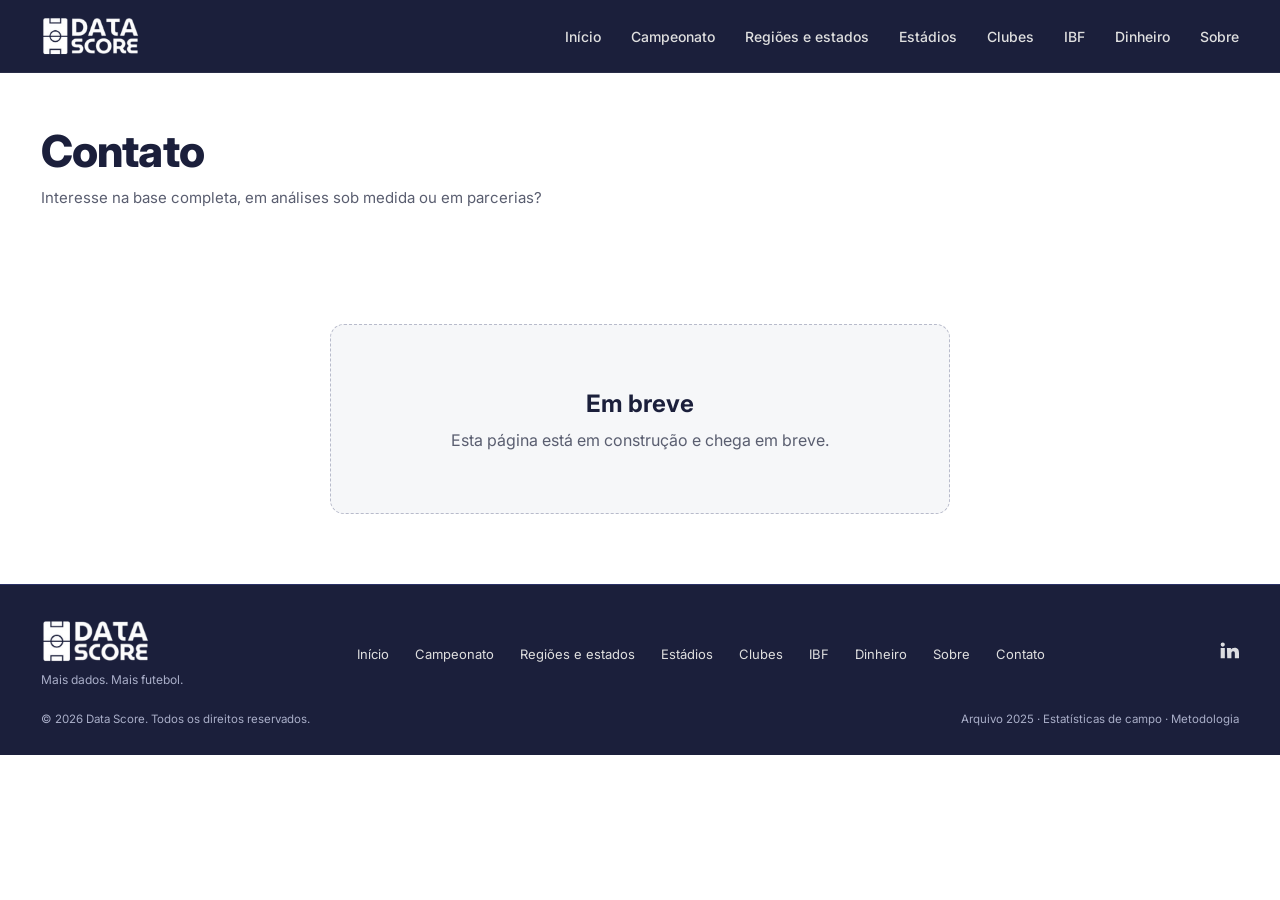
<file: contato.html>
<!doctype html><html lang="pt-BR"><head><meta charset="utf-8"><meta name="viewport" content="width=device-width,initial-scale=1"><title>Contato — Data Score</title><meta name="description" content="Fale com o Data Score — em breve."><meta name="theme-color" content="#1B1F3B"><meta property="og:title" content="Contato — Data Score"><meta property="og:description" content="Fale com o Data Score — em breve."><meta property="og:type" content="website"><link rel="icon" type="image/png" href="assets/favicon.png"><link rel="apple-touch-icon" href="assets/favicon.png"><link rel="preconnect" href="https://fonts.googleapis.com"><link rel="preconnect" href="https://fonts.gstatic.com" crossorigin><link href="https://fonts.googleapis.com/css2?family=Inter:wght@400;500;600;700;800&display=swap" rel="stylesheet"><link rel="stylesheet" href="assets/style.css?v=202611062330"></head><body><header class="site-header"><div class="wrap"><a class="logo" href="index.html" aria-label="Data Score — início"><img src="assets/logo.png" width="100" height="40" alt="Data Score"></a><nav class="nav" aria-label="Principal"><a href="index.html">Início</a><a href="campeonato.html">Campeonato</a><a href="estados.html">Regiões e estados</a><a href="estadios.html">Estádios</a><a href="clubes.html">Clubes</a><a href="ibf.html">IBF</a><a href="financeiro.html">Dinheiro</a><a href="sobre.html">Sobre</a></nav><button class="burger" type="button" aria-label="Abrir menu" aria-expanded="false">☰</button></div></header><main><section class="page-head"><div class="wrap"><h1>Contato</h1><p>Interesse na base completa, em análises sob medida ou em parcerias?</p></div></section><section class="embreve"><div class="wrap"><div class="soon"><b>Em breve</b>Esta página está em construção e chega em breve.</div></div></section></main><footer class="site-footer"><div class="wrap"><div class="foot-top"><div><a class="logo" href="index.html" aria-label="Data Score — início"><img src="assets/logo.png" width="100" height="40" alt="Data Score"></a><div class="tag">Mais dados. Mais futebol.</div></div><nav class="foot-nav" aria-label="Rodapé"><a href="index.html">Início</a><a href="campeonato.html">Campeonato</a><a href="estados.html">Regiões e estados</a><a href="estadios.html">Estádios</a><a href="clubes.html">Clubes</a><a href="ibf.html">IBF</a><a href="financeiro.html">Dinheiro</a><a href="sobre.html">Sobre</a><a href="contato.html">Contato</a></nav><div class="foot-soc"><a href="https://www.linkedin.com/in/jvictorarj" target="_blank" rel="noopener" aria-label="LinkedIn"><svg viewBox="0 0 24 24" fill="currentColor" aria-hidden="true"><path d="M4.500 3A2.500 2.500 0 1 0 4.500 8 2.500 2.500 0 0 0 4.500 3zM2 9.500h5V22H2zM9.500 9.500h4.800v1.800h.1c.7-1.200 2.300-2.100 4.200-2.100 4.500 0 5.400 2.900 5.400 6.700V22h-5v-5.500c0-1.400 0-3.100-1.900-3.100s-2.200 1.500-2.200 3V22h-5z"/></svg></a></div></div><div class="foot-bot"><span>© 2026 Data Score. Todos os direitos reservados.</span><span><a href="stats.html">Arquivo 2025 · Estatísticas de campo</a> · <a href="metodologia.html">Metodologia</a></span></div></div></footer><script src="assets/charts.js?v=202611062330"></script><script src="assets/anos.js?v=202611062330"></script><script src="assets/brasil.js?v=202611062330"></script><script src="assets/lib.js?v=202611062330"></script><script src="assets/pg1.js?v=202611062330"></script><script src="assets/pg2.js?v=202611062330"></script><script src="assets/pg.js?v=202611062330"></script></body></html>
</file>
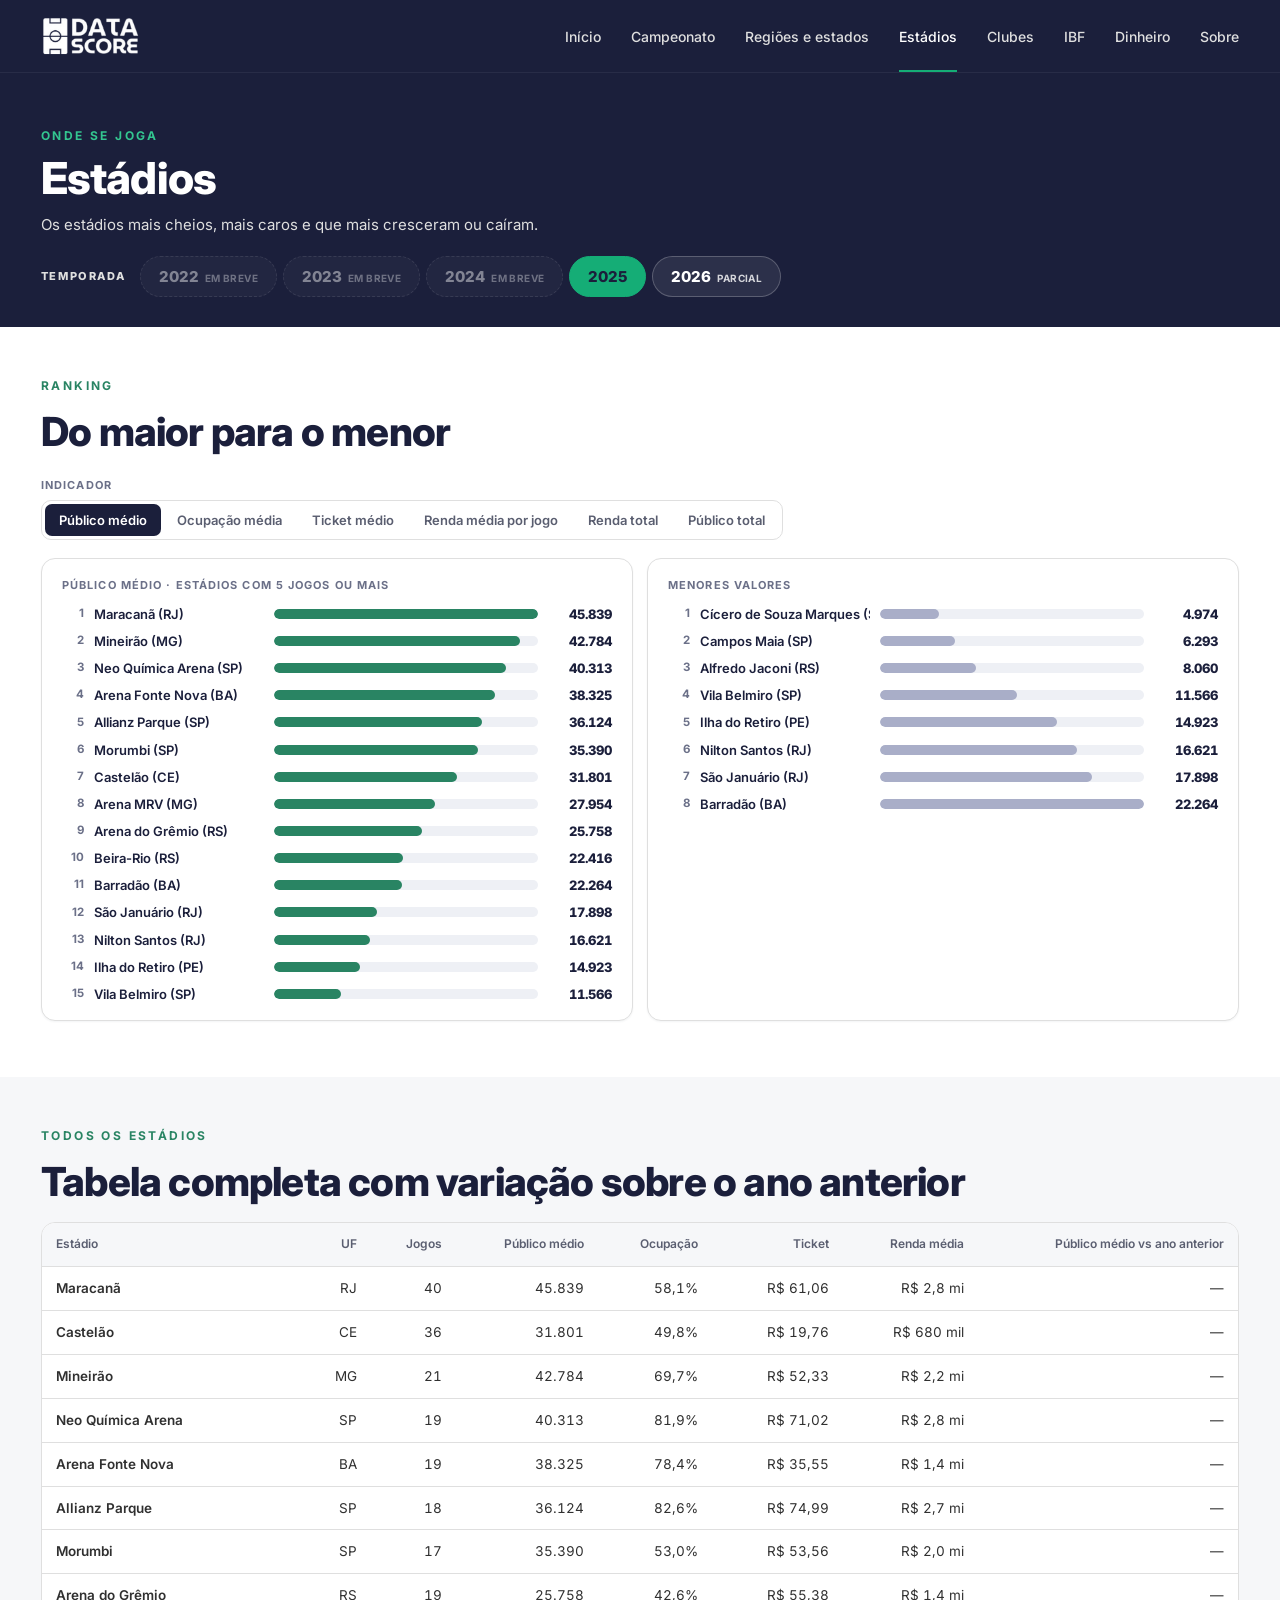
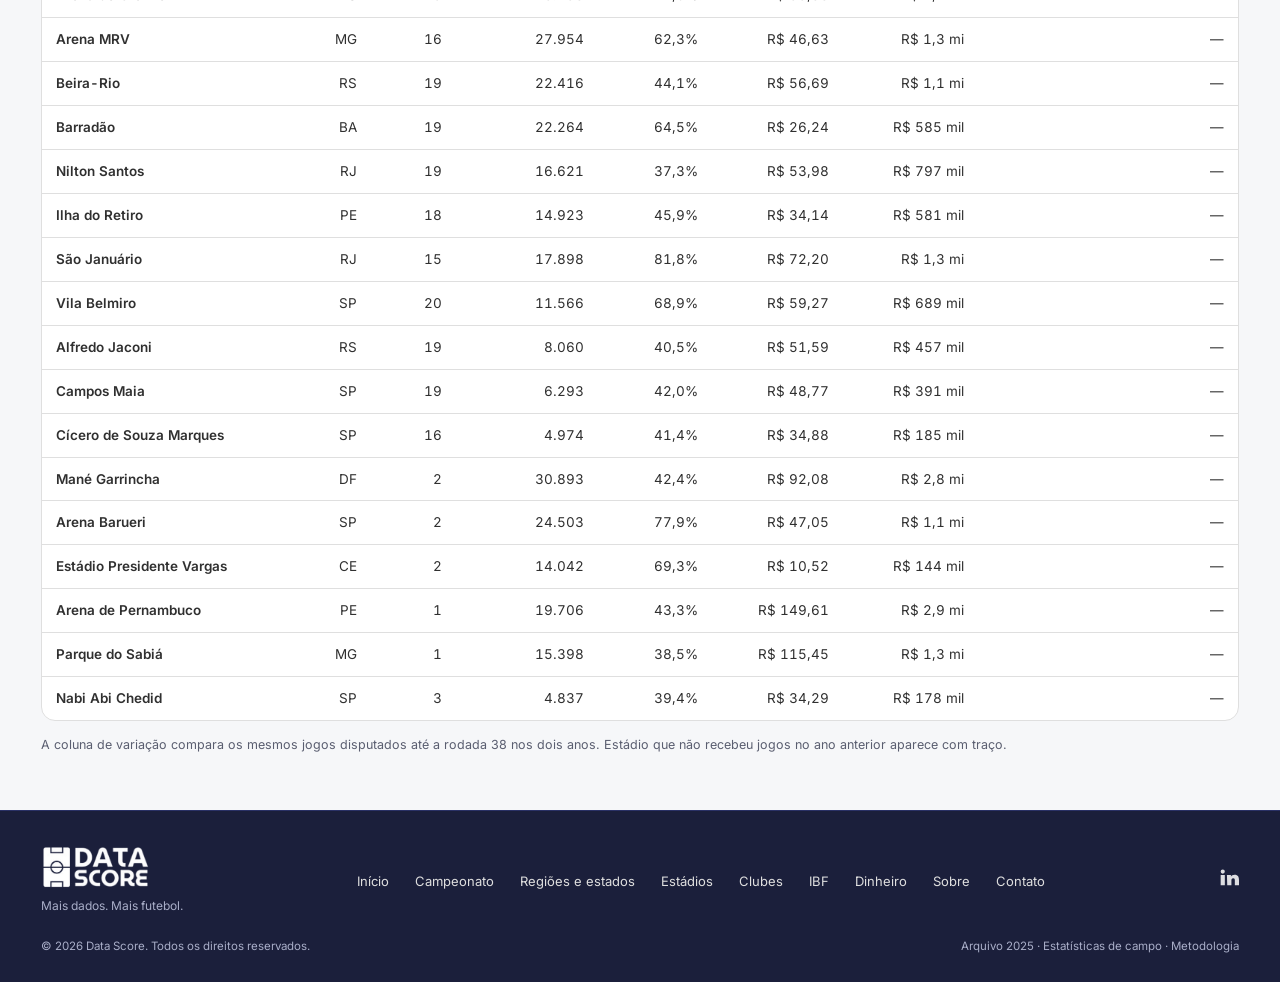
<file: estadios.html>
<!doctype html><html lang="pt-BR"><head><meta charset="utf-8"><meta name="viewport" content="width=device-width,initial-scale=1"><title>Estádios — Data Score</title><meta name="description" content="Ranking e tabela de estádios do Brasileirão por público, ocupação, ticket e renda, com variação sobre o ano anterior."><meta name="theme-color" content="#1B1F3B"><meta property="og:title" content="Estádios — Data Score"><meta property="og:description" content="Ranking e tabela de estádios do Brasileirão por público, ocupação, ticket e renda, com variação sobre o ano anterior."><meta property="og:type" content="website"><link rel="icon" type="image/png" href="assets/favicon.png"><link rel="apple-touch-icon" href="assets/favicon.png"><link rel="preconnect" href="https://fonts.googleapis.com"><link rel="preconnect" href="https://fonts.gstatic.com" crossorigin><link href="https://fonts.googleapis.com/css2?family=Inter:wght@400;500;600;700;800&display=swap" rel="stylesheet"><link rel="stylesheet" href="assets/style.css?v=202611062330"></head><body data-page="stad"><header class="site-header"><div class="wrap"><a class="logo" href="index.html" aria-label="Data Score — início"><img src="assets/logo.png" width="100" height="40" alt="Data Score"></a><nav class="nav" aria-label="Principal"><a href="index.html">Início</a><a href="campeonato.html">Campeonato</a><a href="estados.html">Regiões e estados</a><a href="estadios.html" class="on" aria-current="page">Estádios</a><a href="clubes.html">Clubes</a><a href="ibf.html">IBF</a><a href="financeiro.html">Dinheiro</a><a href="sobre.html">Sobre</a></nav><button class="burger" type="button" aria-label="Abrir menu" aria-expanded="false">☰</button></div></header><main><section class="page-head dark" style="padding-bottom:30px"><div class="wrap"><div class="kicker" style="color:#33C690">Onde se joga</div><h1>Estádios</h1><p>Os estádios mais cheios, mais caros e que mais cresceram ou caíram.</p><div id="yearbar"></div></div></section><section class="sec" id="rank" style="padding:50px 0 56px"><div class="wrap"><div class="kicker">Ranking</div><h2>Do maior para o menor</h2><div id="std-rank"></div><div id="std-partial"></div></div></section><section class="sec alt" id="tabela" style="padding:50px 0 56px"><div class="wrap"><div class="kicker">Todos os estádios</div><h2>Tabela completa com variação sobre o ano anterior</h2><div id="std-tab"></div></div></section></main><footer class="site-footer"><div class="wrap"><div class="foot-top"><div><a class="logo" href="index.html" aria-label="Data Score — início"><img src="assets/logo.png" width="100" height="40" alt="Data Score"></a><div class="tag">Mais dados. Mais futebol.</div></div><nav class="foot-nav" aria-label="Rodapé"><a href="index.html">Início</a><a href="campeonato.html">Campeonato</a><a href="estados.html">Regiões e estados</a><a href="estadios.html">Estádios</a><a href="clubes.html">Clubes</a><a href="ibf.html">IBF</a><a href="financeiro.html">Dinheiro</a><a href="sobre.html">Sobre</a><a href="contato.html">Contato</a></nav><div class="foot-soc"><a href="https://www.linkedin.com/in/jvictorarj" target="_blank" rel="noopener" aria-label="LinkedIn"><svg viewBox="0 0 24 24" fill="currentColor" aria-hidden="true"><path d="M4.500 3A2.500 2.500 0 1 0 4.500 8 2.500 2.500 0 0 0 4.500 3zM2 9.500h5V22H2zM9.500 9.500h4.800v1.800h.1c.7-1.200 2.300-2.100 4.200-2.100 4.500 0 5.400 2.900 5.400 6.700V22h-5v-5.500c0-1.400 0-3.100-1.900-3.100s-2.200 1.500-2.200 3V22h-5z"/></svg></a></div></div><div class="foot-bot"><span>© 2026 Data Score. Todos os direitos reservados.</span><span><a href="stats.html">Arquivo 2025 · Estatísticas de campo</a> · <a href="metodologia.html">Metodologia</a></span></div></div></footer><script src="assets/charts.js?v=202611062330"></script><script src="assets/anos.js?v=202611062330"></script><script src="assets/brasil.js?v=202611062330"></script><script src="assets/lib.js?v=202611062330"></script><script src="assets/pg1.js?v=202611062330"></script><script src="assets/pg2.js?v=202611062330"></script><script src="assets/pg.js?v=202611062330"></script></body></html>
</file>
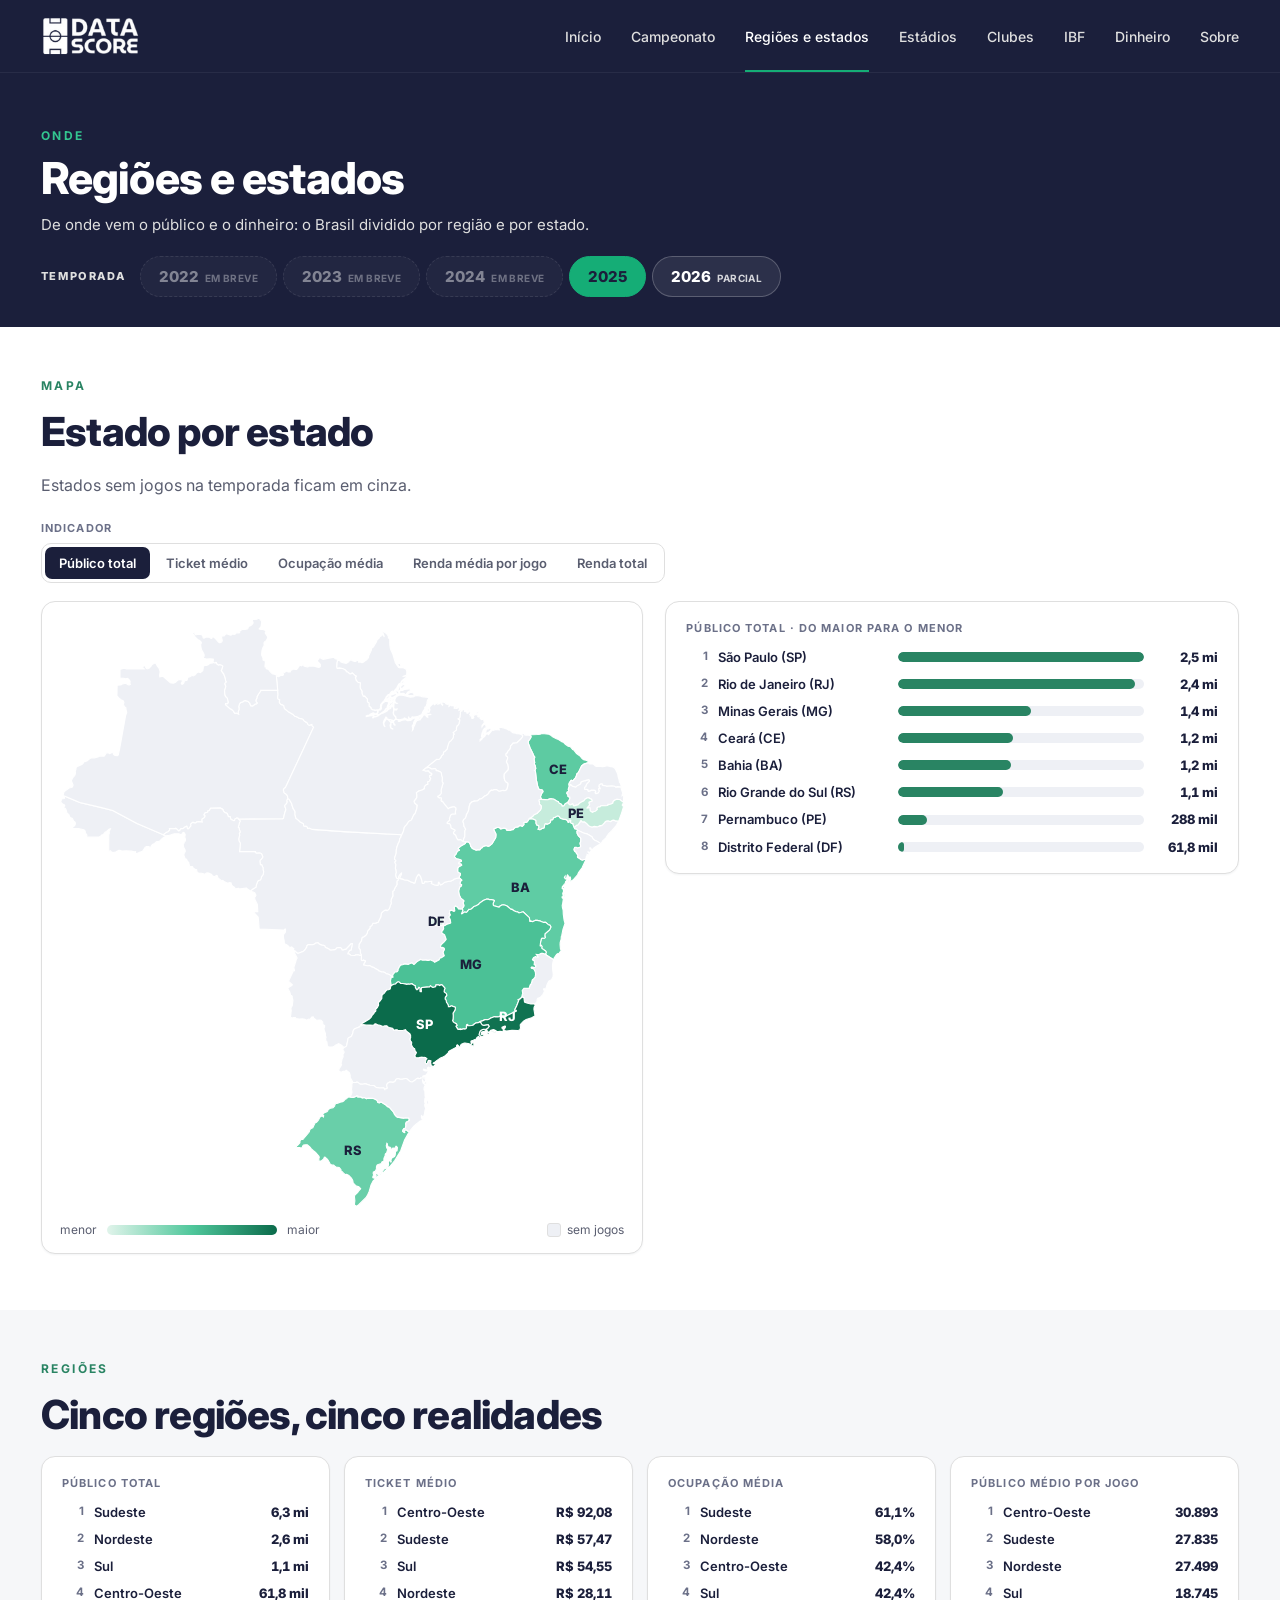
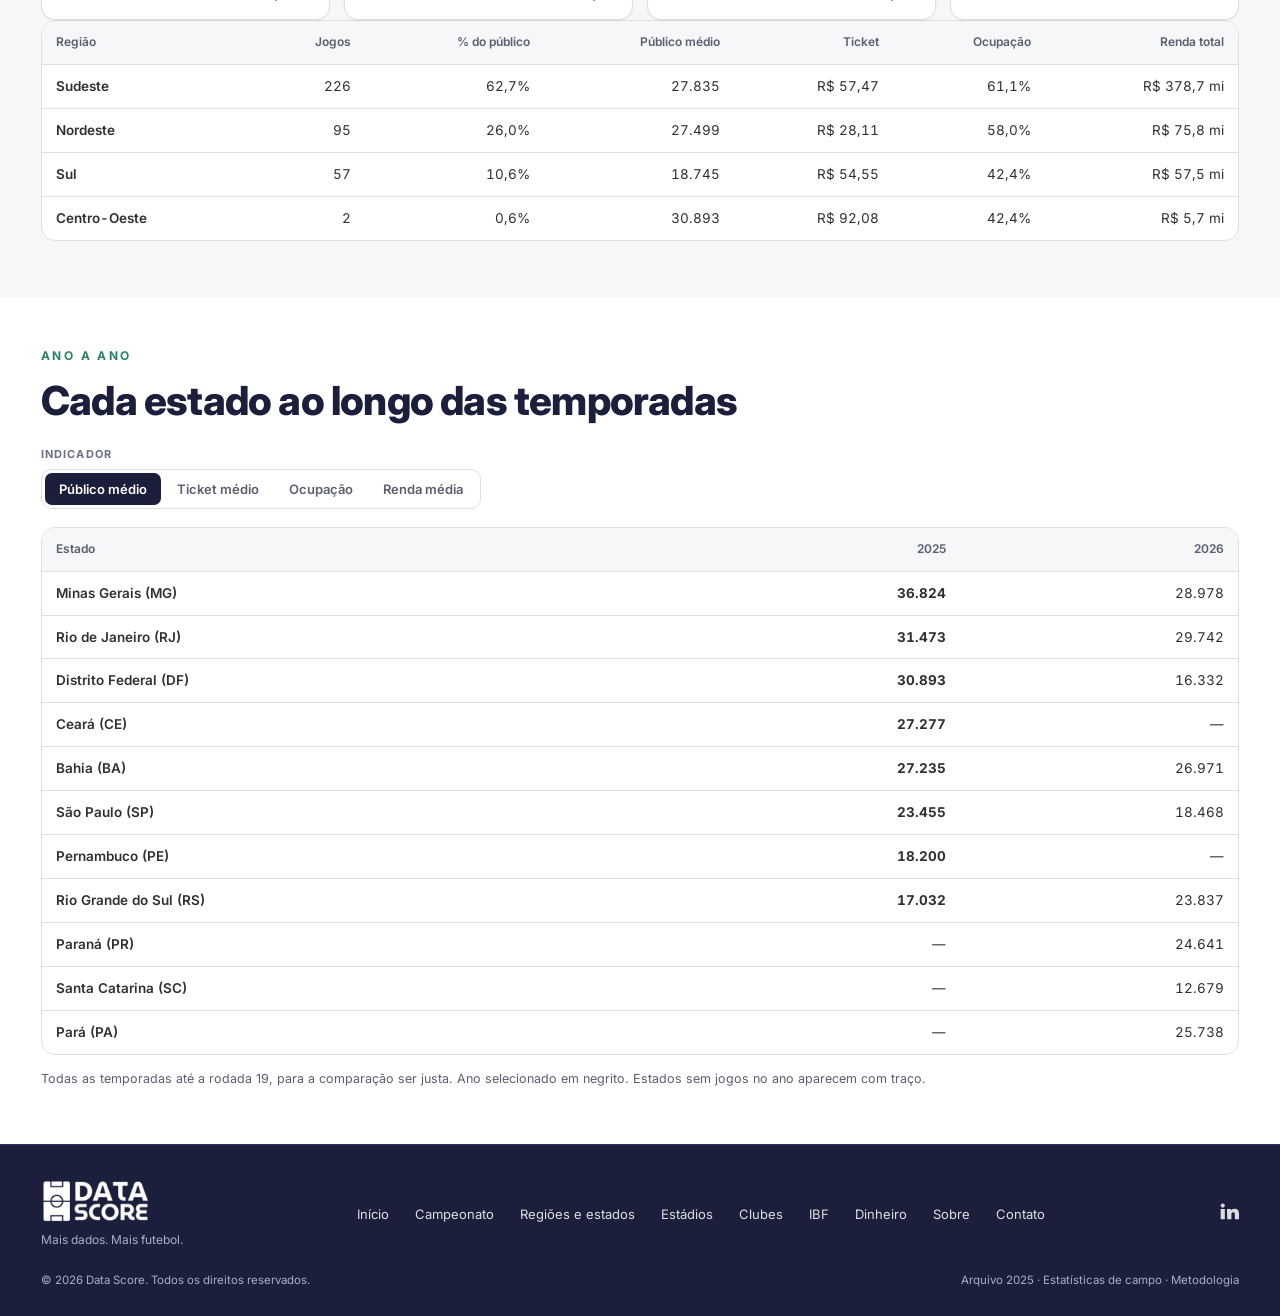
<file: estados.html>
<!doctype html><html lang="pt-BR"><head><meta charset="utf-8"><meta name="viewport" content="width=device-width,initial-scale=1"><title>Regiões e estados — Data Score</title><meta name="description" content="Público, renda, ticket e ocupação por região e estado no Brasileirão, ano a ano."><meta name="theme-color" content="#1B1F3B"><meta property="og:title" content="Regiões e estados — Data Score"><meta property="og:description" content="Público, renda, ticket e ocupação por região e estado no Brasileirão, ano a ano."><meta property="og:type" content="website"><link rel="icon" type="image/png" href="assets/favicon.png"><link rel="apple-touch-icon" href="assets/favicon.png"><link rel="preconnect" href="https://fonts.googleapis.com"><link rel="preconnect" href="https://fonts.gstatic.com" crossorigin><link href="https://fonts.googleapis.com/css2?family=Inter:wght@400;500;600;700;800&display=swap" rel="stylesheet"><link rel="stylesheet" href="assets/style.css?v=202611062330"></head><body data-page="est"><header class="site-header"><div class="wrap"><a class="logo" href="index.html" aria-label="Data Score — início"><img src="assets/logo.png" width="100" height="40" alt="Data Score"></a><nav class="nav" aria-label="Principal"><a href="index.html">Início</a><a href="campeonato.html">Campeonato</a><a href="estados.html" class="on" aria-current="page">Regiões e estados</a><a href="estadios.html">Estádios</a><a href="clubes.html">Clubes</a><a href="ibf.html">IBF</a><a href="financeiro.html">Dinheiro</a><a href="sobre.html">Sobre</a></nav><button class="burger" type="button" aria-label="Abrir menu" aria-expanded="false">☰</button></div></header><main><section class="page-head dark" style="padding-bottom:30px"><div class="wrap"><div class="kicker" style="color:#33C690">Onde</div><h1>Regiões e estados</h1><p>De onde vem o público e o dinheiro: o Brasil dividido por região e por estado.</p><div id="yearbar"></div></div></section><section class="sec" id="mapa" style="padding:50px 0 56px"><div class="wrap"><div class="kicker">Mapa</div><h2>Estado por estado</h2><p class="sub" style="max-width:760px;margin-bottom:22px">Estados sem jogos na temporada ficam em cinza.</p><div id="est-map"></div><div id="est-partial"></div></div></section><section class="sec alt" id="regioes" style="padding:50px 0 56px"><div class="wrap"><div class="kicker">Regiões</div><h2>Cinco regiões, cinco realidades</h2><div id="est-reg"></div></div></section><section class="sec" id="uf-anos" style="padding:50px 0 56px"><div class="wrap"><div class="kicker">Ano a ano</div><h2>Cada estado ao longo das temporadas</h2><div id="est-anos"></div></div></section></main><footer class="site-footer"><div class="wrap"><div class="foot-top"><div><a class="logo" href="index.html" aria-label="Data Score — início"><img src="assets/logo.png" width="100" height="40" alt="Data Score"></a><div class="tag">Mais dados. Mais futebol.</div></div><nav class="foot-nav" aria-label="Rodapé"><a href="index.html">Início</a><a href="campeonato.html">Campeonato</a><a href="estados.html">Regiões e estados</a><a href="estadios.html">Estádios</a><a href="clubes.html">Clubes</a><a href="ibf.html">IBF</a><a href="financeiro.html">Dinheiro</a><a href="sobre.html">Sobre</a><a href="contato.html">Contato</a></nav><div class="foot-soc"><a href="https://www.linkedin.com/in/jvictorarj" target="_blank" rel="noopener" aria-label="LinkedIn"><svg viewBox="0 0 24 24" fill="currentColor" aria-hidden="true"><path d="M4.500 3A2.500 2.500 0 1 0 4.500 8 2.500 2.500 0 0 0 4.500 3zM2 9.500h5V22H2zM9.500 9.500h4.800v1.800h.1c.7-1.200 2.300-2.100 4.200-2.100 4.500 0 5.400 2.900 5.400 6.700V22h-5v-5.500c0-1.400 0-3.100-1.900-3.100s-2.200 1.500-2.200 3V22h-5z"/></svg></a></div></div><div class="foot-bot"><span>© 2026 Data Score. Todos os direitos reservados.</span><span><a href="stats.html">Arquivo 2025 · Estatísticas de campo</a> · <a href="metodologia.html">Metodologia</a></span></div></div></footer><script src="assets/charts.js?v=202611062330"></script><script src="assets/anos.js?v=202611062330"></script><script src="assets/brasil.js?v=202611062330"></script><script src="assets/lib.js?v=202611062330"></script><script src="assets/pg1.js?v=202611062330"></script><script src="assets/pg2.js?v=202611062330"></script><script src="assets/pg.js?v=202611062330"></script></body></html>
</file>
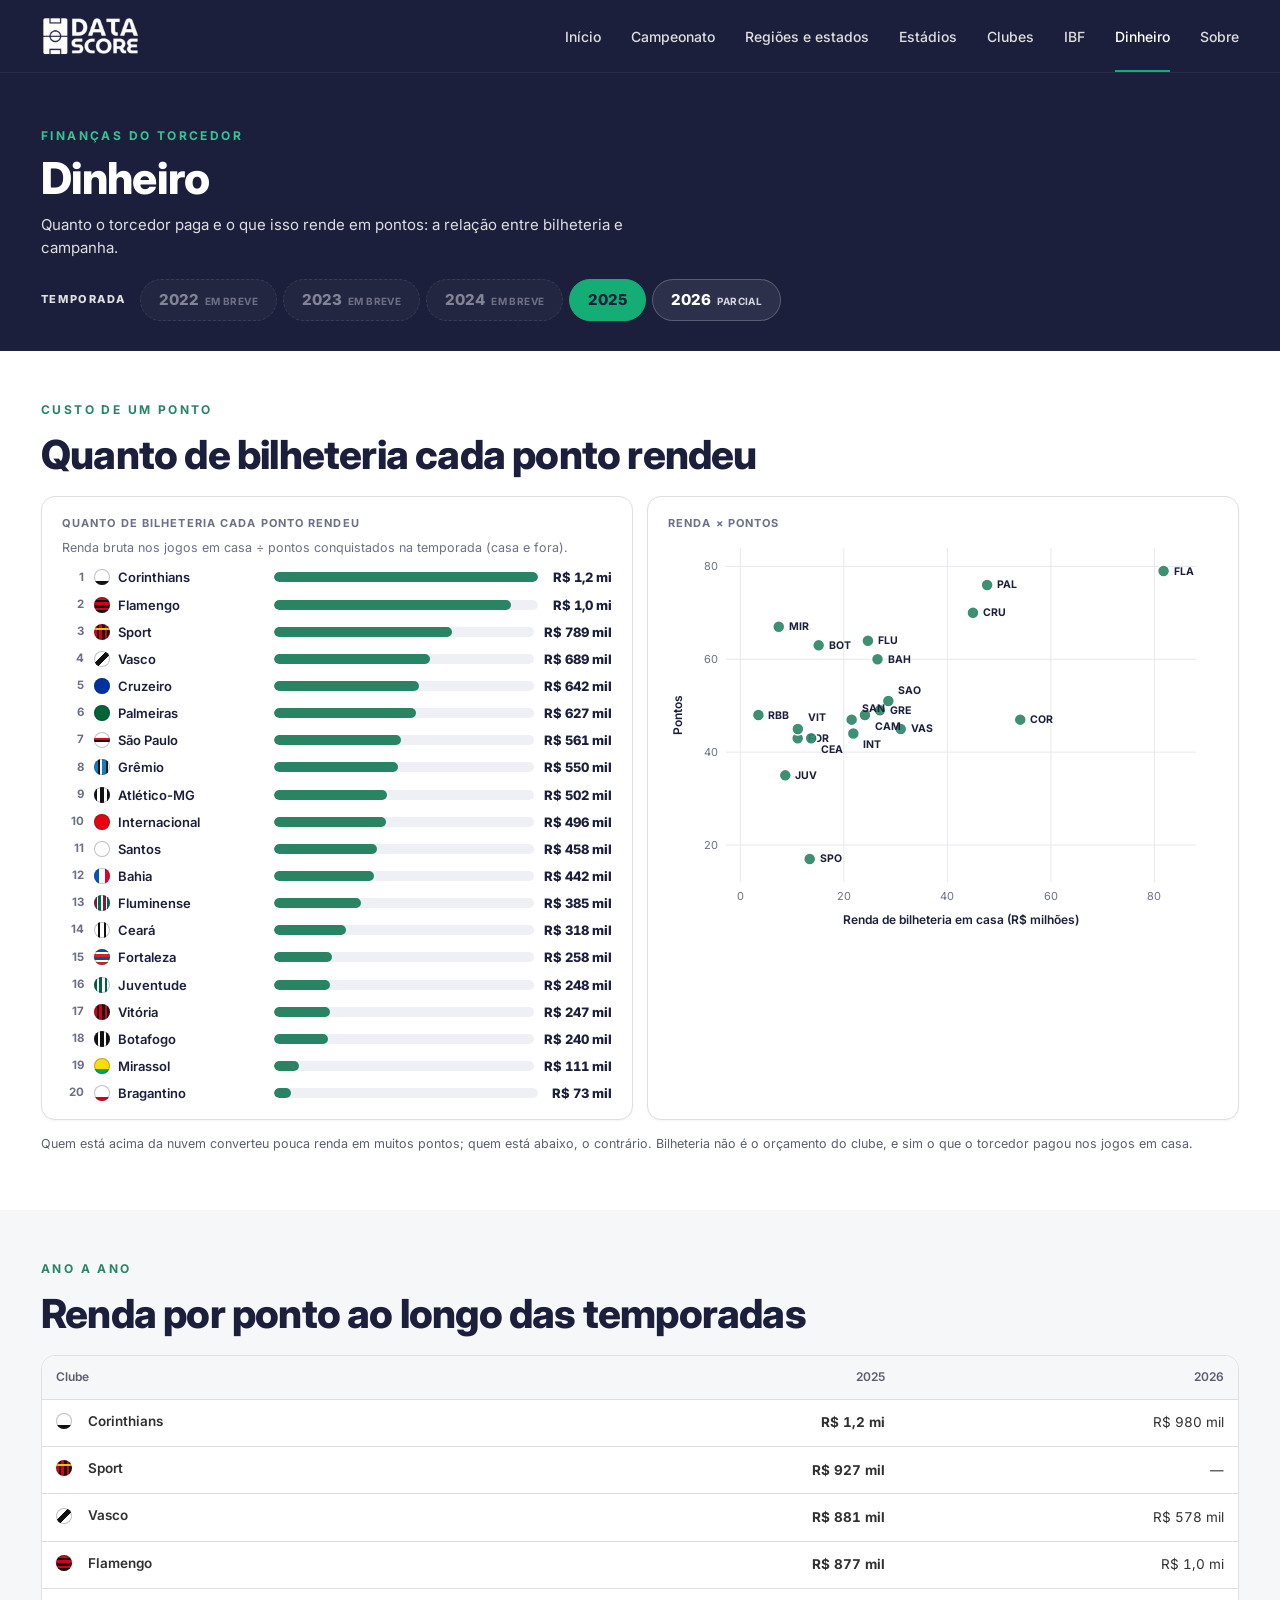
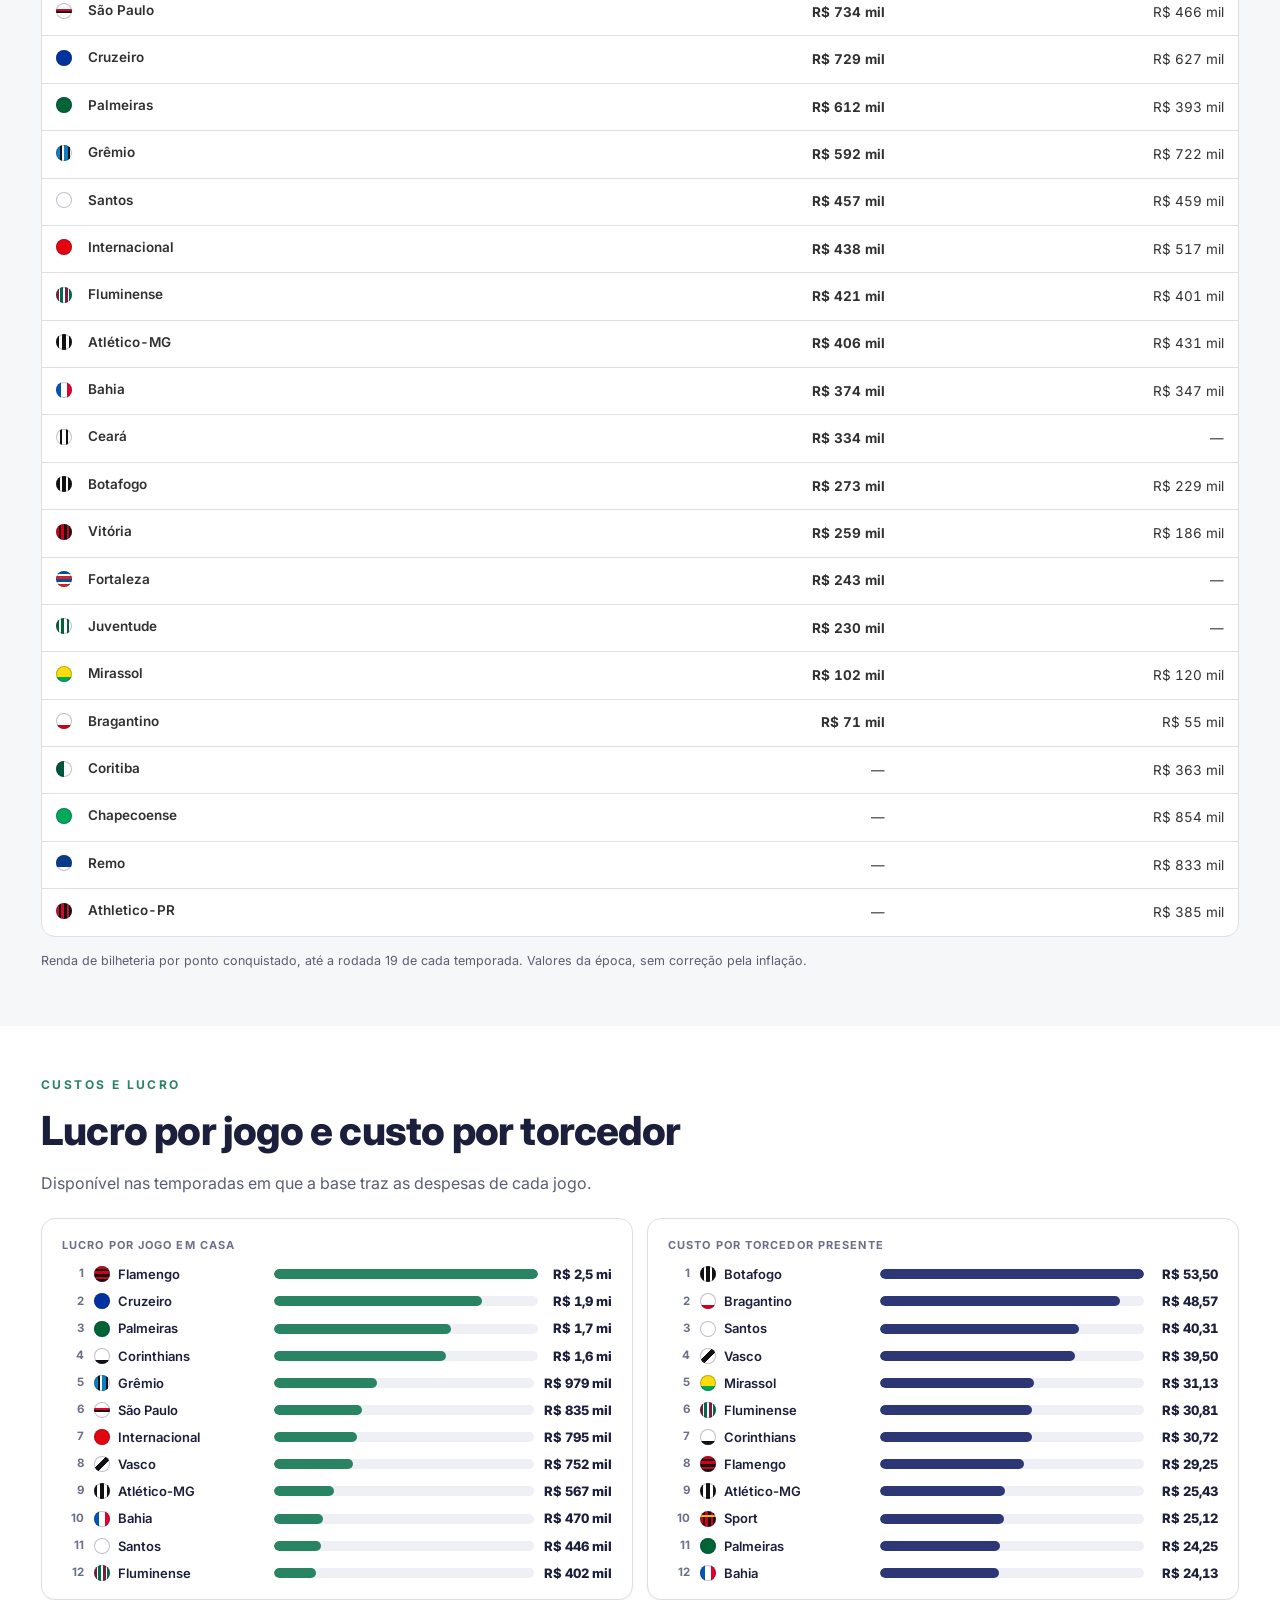
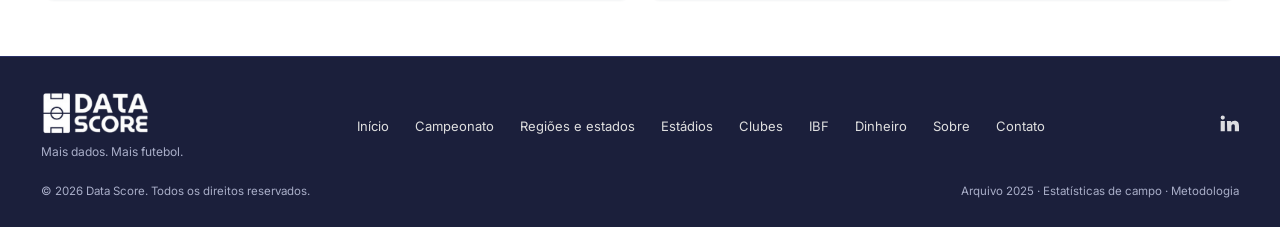
<file: financeiro.html>
<!doctype html><html lang="pt-BR"><head><meta charset="utf-8"><meta name="viewport" content="width=device-width,initial-scale=1"><title>Dinheiro — Data Score</title><meta name="description" content="Renda de bilheteria por ponto conquistado, renda × pontos, lucro e custo por torcedor, ano a ano."><meta name="theme-color" content="#1B1F3B"><meta property="og:title" content="Dinheiro — Data Score"><meta property="og:description" content="Renda de bilheteria por ponto conquistado, renda × pontos, lucro e custo por torcedor, ano a ano."><meta property="og:type" content="website"><link rel="icon" type="image/png" href="assets/favicon.png"><link rel="apple-touch-icon" href="assets/favicon.png"><link rel="preconnect" href="https://fonts.googleapis.com"><link rel="preconnect" href="https://fonts.gstatic.com" crossorigin><link href="https://fonts.googleapis.com/css2?family=Inter:wght@400;500;600;700;800&display=swap" rel="stylesheet"><link rel="stylesheet" href="assets/style.css?v=202611062330"></head><body data-page="money"><header class="site-header"><div class="wrap"><a class="logo" href="index.html" aria-label="Data Score — início"><img src="assets/logo.png" width="100" height="40" alt="Data Score"></a><nav class="nav" aria-label="Principal"><a href="index.html">Início</a><a href="campeonato.html">Campeonato</a><a href="estados.html">Regiões e estados</a><a href="estadios.html">Estádios</a><a href="clubes.html">Clubes</a><a href="ibf.html">IBF</a><a href="financeiro.html" class="on" aria-current="page">Dinheiro</a><a href="sobre.html">Sobre</a></nav><button class="burger" type="button" aria-label="Abrir menu" aria-expanded="false">☰</button></div></header><main><section class="page-head dark" style="padding-bottom:30px"><div class="wrap"><div class="kicker" style="color:#33C690">Finanças do torcedor</div><h1>Dinheiro</h1><p>Quanto o torcedor paga e o que isso rende em pontos: a relação entre bilheteria e campanha.</p><div id="yearbar"></div></div></section><section class="sec" id="ponto" style="padding:50px 0 56px"><div class="wrap"><div class="kicker">Custo de um ponto</div><h2>Quanto de bilheteria cada ponto rendeu</h2><div id="fin-ponto"></div><div id="fin-partial"></div></div></section><section class="sec alt" id="anos" style="padding:50px 0 56px"><div class="wrap"><div class="kicker">Ano a ano</div><h2>Renda por ponto ao longo das temporadas</h2><div id="fin-anos"></div></div></section><section class="sec" id="lucro" style="padding:50px 0 56px"><div class="wrap"><div class="kicker">Custos e lucro</div><h2>Lucro por jogo e custo por torcedor</h2><p class="sub" style="max-width:760px;margin-bottom:22px">Disponível nas temporadas em que a base traz as despesas de cada jogo.</p><div id="fin-lucro"></div></div></section></main><footer class="site-footer"><div class="wrap"><div class="foot-top"><div><a class="logo" href="index.html" aria-label="Data Score — início"><img src="assets/logo.png" width="100" height="40" alt="Data Score"></a><div class="tag">Mais dados. Mais futebol.</div></div><nav class="foot-nav" aria-label="Rodapé"><a href="index.html">Início</a><a href="campeonato.html">Campeonato</a><a href="estados.html">Regiões e estados</a><a href="estadios.html">Estádios</a><a href="clubes.html">Clubes</a><a href="ibf.html">IBF</a><a href="financeiro.html">Dinheiro</a><a href="sobre.html">Sobre</a><a href="contato.html">Contato</a></nav><div class="foot-soc"><a href="https://www.linkedin.com/in/jvictorarj" target="_blank" rel="noopener" aria-label="LinkedIn"><svg viewBox="0 0 24 24" fill="currentColor" aria-hidden="true"><path d="M4.500 3A2.500 2.500 0 1 0 4.500 8 2.500 2.500 0 0 0 4.500 3zM2 9.500h5V22H2zM9.500 9.500h4.800v1.800h.1c.7-1.200 2.300-2.100 4.200-2.100 4.500 0 5.400 2.900 5.400 6.700V22h-5v-5.500c0-1.400 0-3.100-1.900-3.100s-2.200 1.500-2.200 3V22h-5z"/></svg></a></div></div><div class="foot-bot"><span>© 2026 Data Score. Todos os direitos reservados.</span><span><a href="stats.html">Arquivo 2025 · Estatísticas de campo</a> · <a href="metodologia.html">Metodologia</a></span></div></div></footer><script src="assets/charts.js?v=202611062330"></script><script src="assets/anos.js?v=202611062330"></script><script src="assets/brasil.js?v=202611062330"></script><script src="assets/lib.js?v=202611062330"></script><script src="assets/pg1.js?v=202611062330"></script><script src="assets/pg2.js?v=202611062330"></script><script src="assets/pg.js?v=202611062330"></script></body></html>
</file>
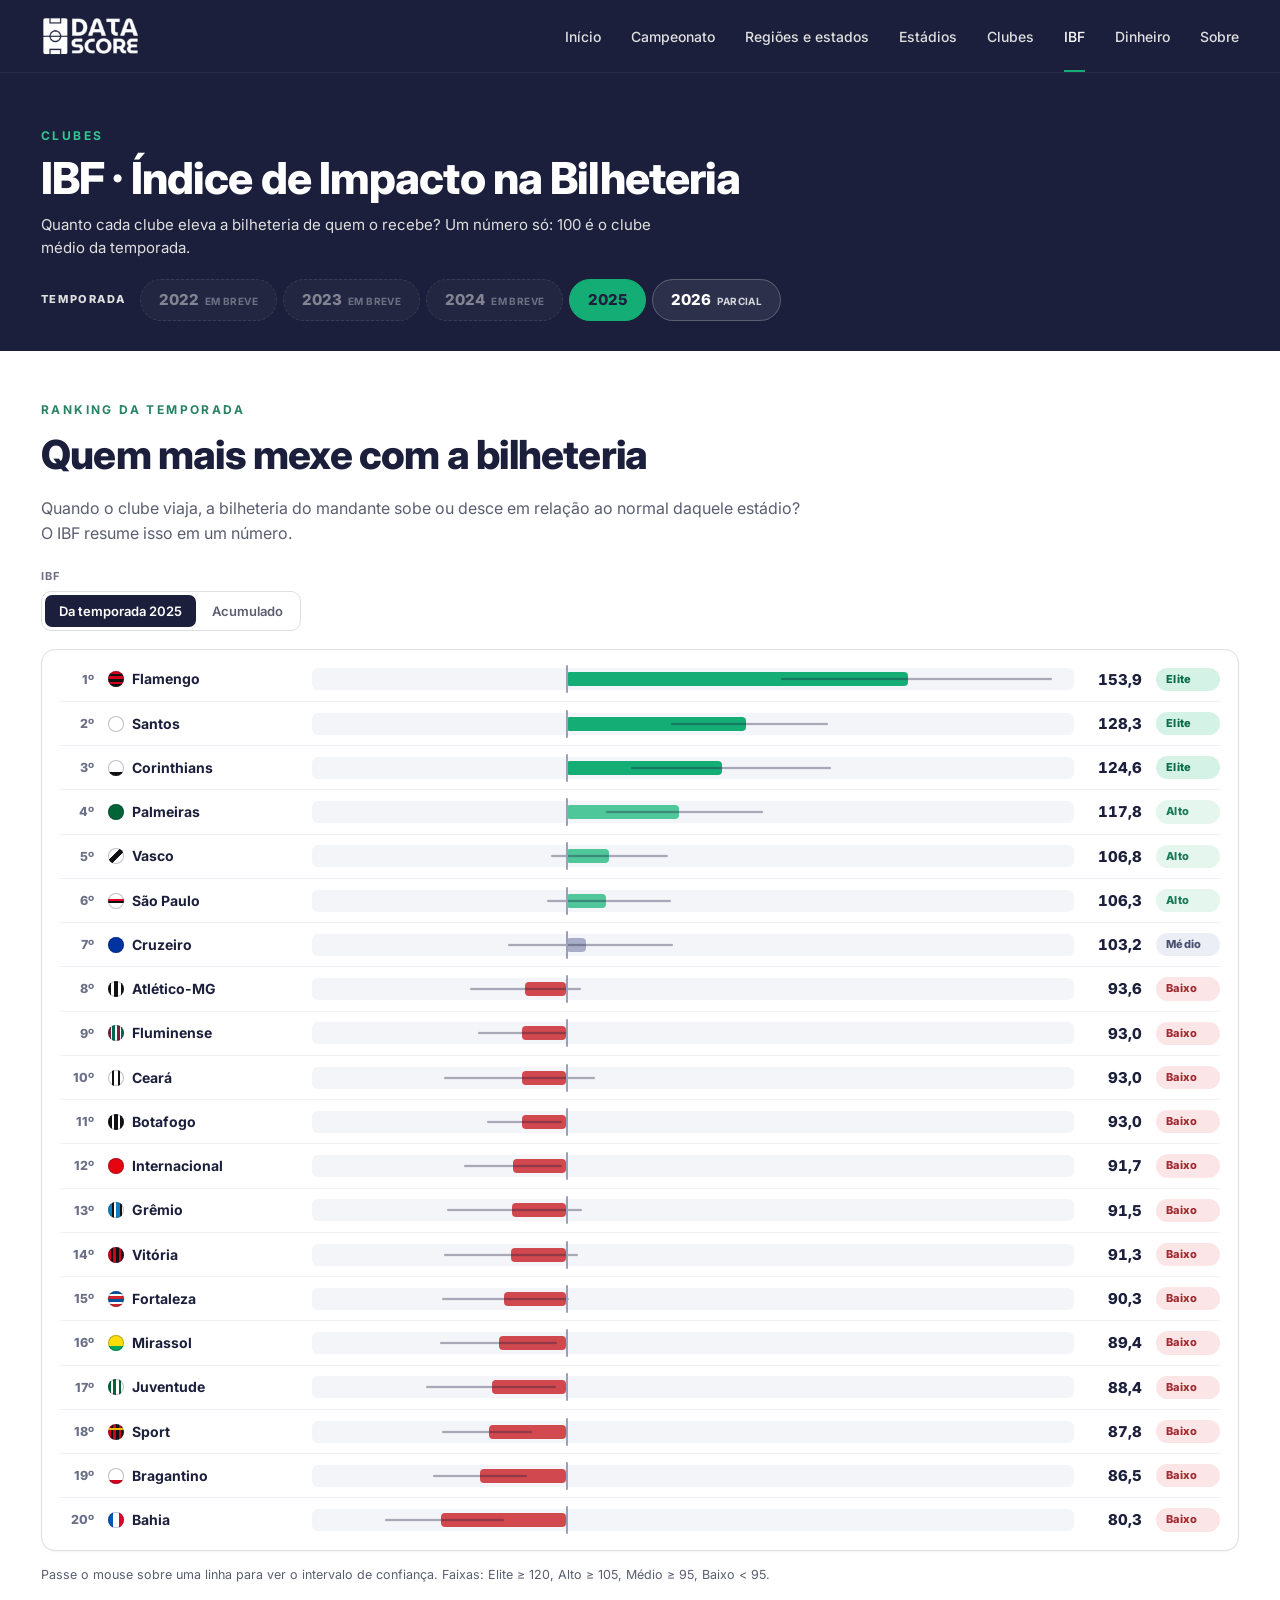
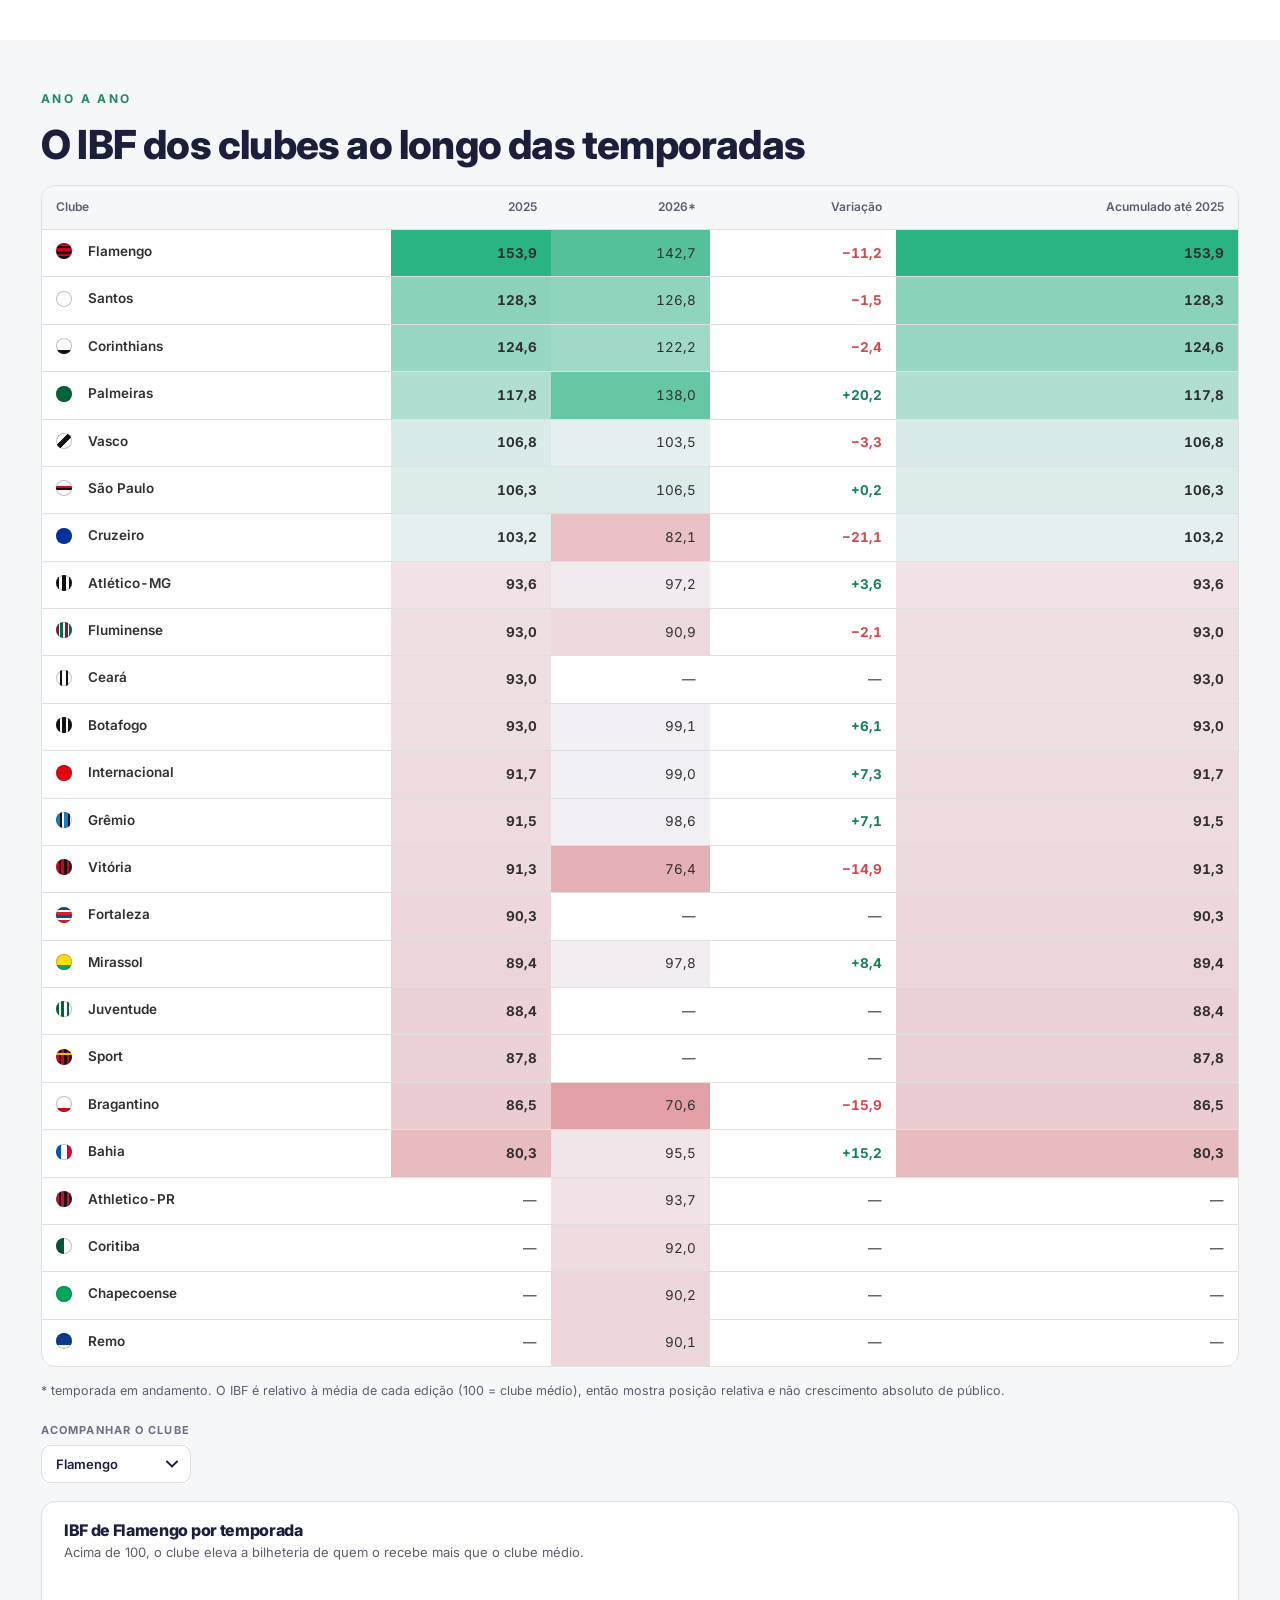
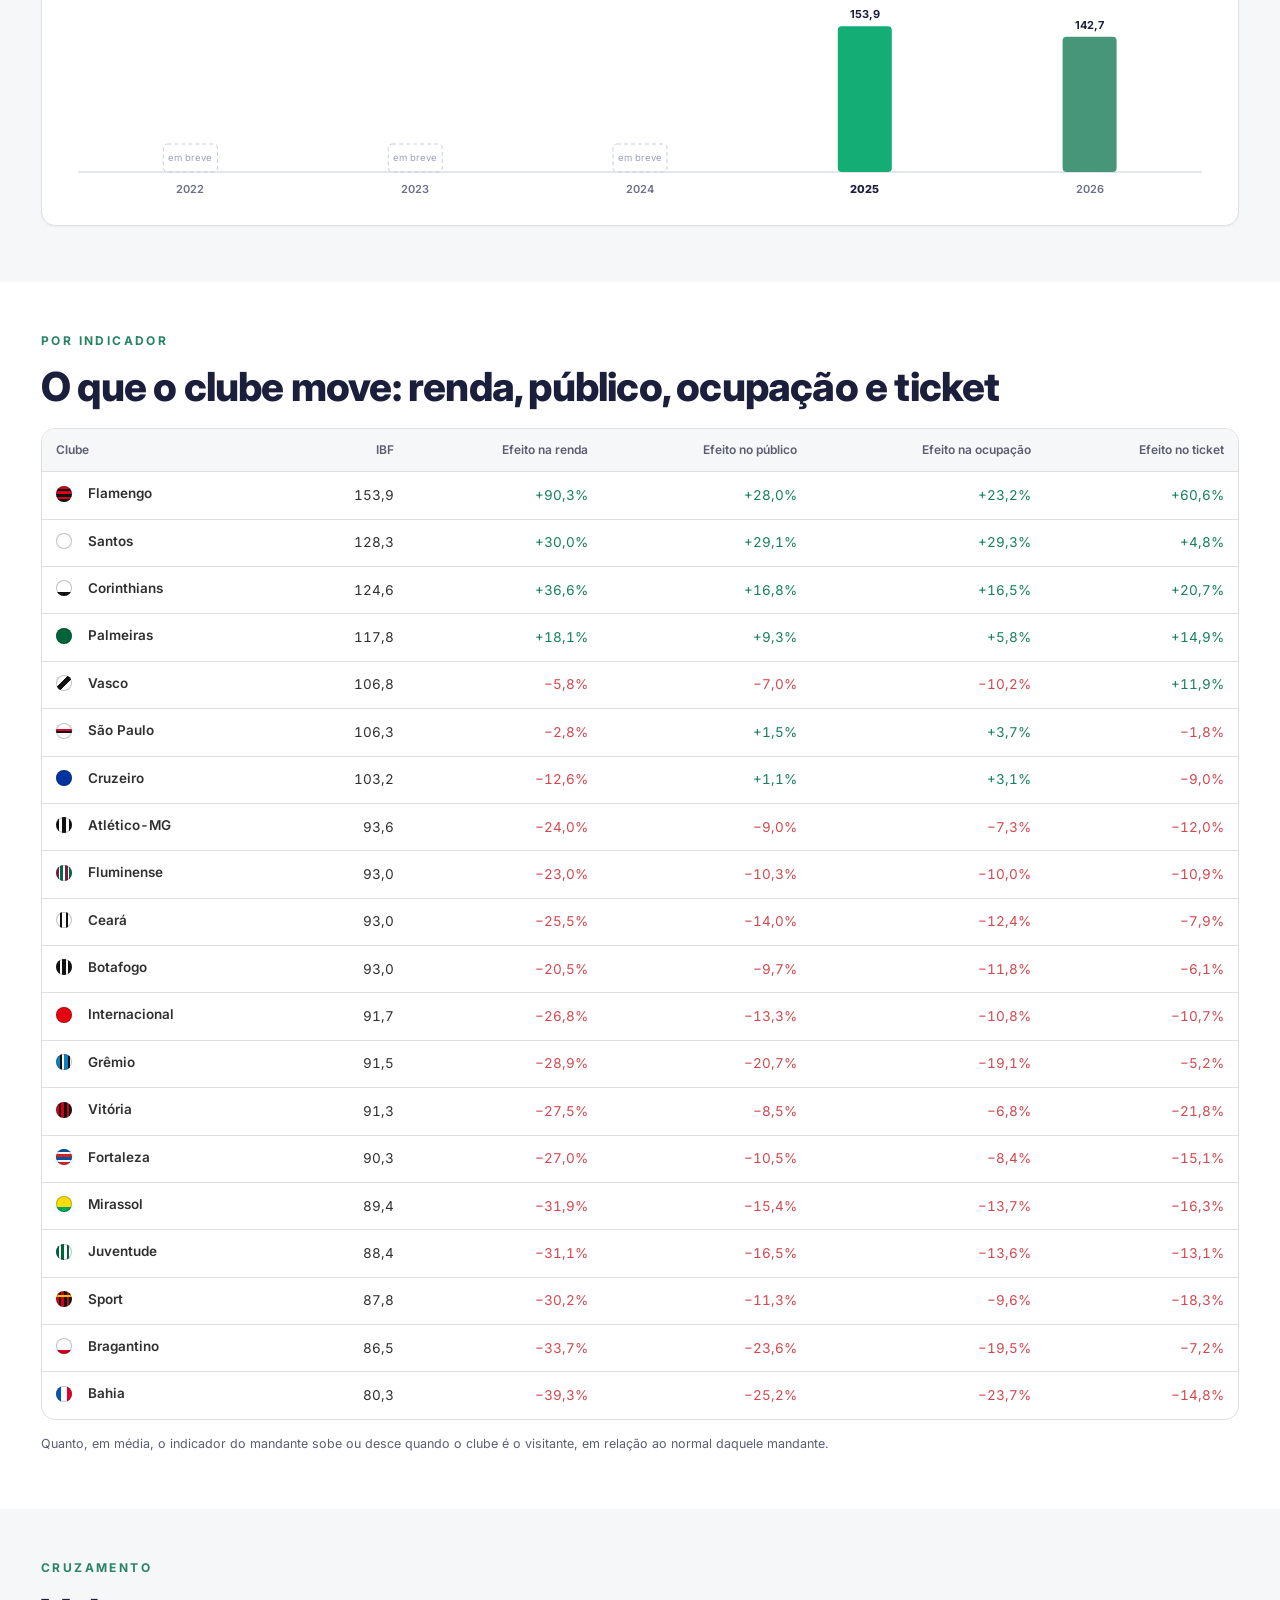
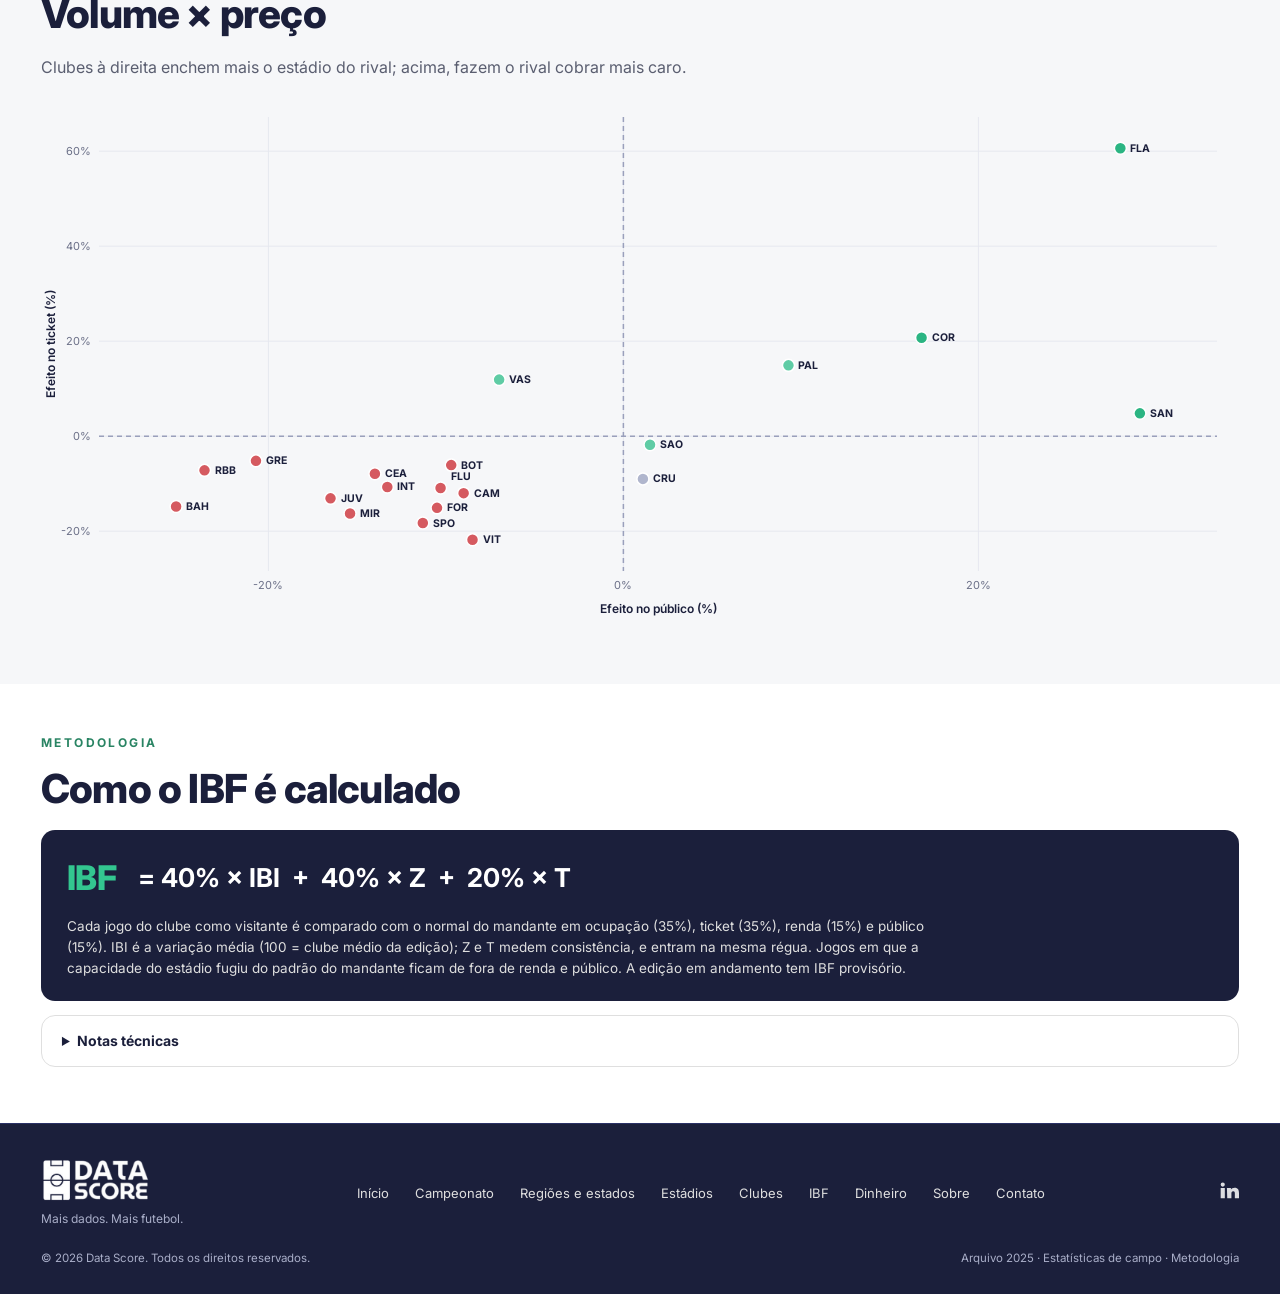
<file: ibf.html>
<!doctype html><html lang="pt-BR"><head><meta charset="utf-8"><meta name="viewport" content="width=device-width,initial-scale=1"><title>IBF — Índice de Impacto na Bilheteria — Data Score</title><meta name="description" content="Ranking e evolução, ano a ano, do Índice de Impacto na Bilheteria dos clubes do Brasileirão."><meta name="theme-color" content="#1B1F3B"><meta property="og:title" content="IBF — Índice de Impacto na Bilheteria — Data Score"><meta property="og:description" content="Ranking e evolução, ano a ano, do Índice de Impacto na Bilheteria dos clubes do Brasileirão."><meta property="og:type" content="website"><link rel="icon" type="image/png" href="assets/favicon.png"><link rel="apple-touch-icon" href="assets/favicon.png"><link rel="preconnect" href="https://fonts.googleapis.com"><link rel="preconnect" href="https://fonts.gstatic.com" crossorigin><link href="https://fonts.googleapis.com/css2?family=Inter:wght@400;500;600;700;800&display=swap" rel="stylesheet"><link rel="stylesheet" href="assets/style.css?v=202611062330"></head><body data-page="ibf"><header class="site-header"><div class="wrap"><a class="logo" href="index.html" aria-label="Data Score — início"><img src="assets/logo.png" width="100" height="40" alt="Data Score"></a><nav class="nav" aria-label="Principal"><a href="index.html">Início</a><a href="campeonato.html">Campeonato</a><a href="estados.html">Regiões e estados</a><a href="estadios.html">Estádios</a><a href="clubes.html">Clubes</a><a href="ibf.html" class="on" aria-current="page">IBF</a><a href="financeiro.html">Dinheiro</a><a href="sobre.html">Sobre</a></nav><button class="burger" type="button" aria-label="Abrir menu" aria-expanded="false">☰</button></div></header><main><section class="page-head dark" style="padding-bottom:30px"><div class="wrap"><div class="kicker" style="color:#33C690">Clubes</div><h1>IBF · Índice de Impacto na Bilheteria</h1><p>Quanto cada clube eleva a bilheteria de quem o recebe? Um número só: 100 é o clube médio da temporada.</p><div id="yearbar"></div></div></section><section class="sec" id="ranking" style="padding:50px 0 56px"><div class="wrap"><div class="kicker">Ranking da temporada</div><h2>Quem mais mexe com a bilheteria</h2><p class="sub" style="max-width:760px;margin-bottom:22px">Quando o clube viaja, a bilheteria do mandante sobe ou desce em relação ao normal daquele estádio? O IBF resume isso em um número.</p><div id="ibf-partial"></div><div id="ibf-rank"></div></div></section><section class="sec alt" id="anos" style="padding:50px 0 56px"><div class="wrap"><div class="kicker">Ano a ano</div><h2>O IBF dos clubes ao longo das temporadas</h2><div id="ibf-anos"></div><div id="ibf-line"></div></div></section><section class="sec" id="efeito" style="padding:50px 0 56px"><div class="wrap"><div class="kicker">Por indicador</div><h2>O que o clube move: renda, público, ocupação e ticket</h2><div id="ibf-efeito"></div></div></section><section class="sec alt" id="dispersao" style="padding:50px 0 56px"><div class="wrap"><div class="kicker">Cruzamento</div><h2>Volume × preço</h2><p class="sub" style="max-width:760px;margin-bottom:22px">Clubes à direita enchem mais o estádio do rival; acima, fazem o rival cobrar mais caro.</p><div id="ibf-disp"></div></div></section><section class="sec" id="como" style="padding:50px 0 56px"><div class="wrap"><div class="kicker">Metodologia</div><h2>Como o IBF é calculado</h2><div class="formula"><div class="ft">IBF</div><div class="fe">= 40% × IBI &nbsp;+&nbsp; 40% × Z &nbsp;+&nbsp; 20% × T</div><p>Cada jogo do clube como visitante é comparado com o normal do mandante em ocupação (35%), ticket (35%), renda (15%) e público (15%). IBI é a variação média (100 = clube médio da edição); Z e T medem consistência, e entram na mesma régua. Jogos em que a capacidade do estádio fugiu do padrão do mandante ficam de fora de renda e público. A edição em andamento tem IBF provisório.</p></div><details class="tech"><summary>Notas técnicas</summary><p>Linha de base do mandante calculada sem o jogo avaliado. Intervalo de 90% por 1.000 reamostragens de mandantes. O IBF é relativo: compara os clubes dentro da mesma edição, por isso não mede crescimento absoluto de público de um ano para o outro.</p></details></div></section></main><footer class="site-footer"><div class="wrap"><div class="foot-top"><div><a class="logo" href="index.html" aria-label="Data Score — início"><img src="assets/logo.png" width="100" height="40" alt="Data Score"></a><div class="tag">Mais dados. Mais futebol.</div></div><nav class="foot-nav" aria-label="Rodapé"><a href="index.html">Início</a><a href="campeonato.html">Campeonato</a><a href="estados.html">Regiões e estados</a><a href="estadios.html">Estádios</a><a href="clubes.html">Clubes</a><a href="ibf.html">IBF</a><a href="financeiro.html">Dinheiro</a><a href="sobre.html">Sobre</a><a href="contato.html">Contato</a></nav><div class="foot-soc"><a href="https://www.linkedin.com/in/jvictorarj" target="_blank" rel="noopener" aria-label="LinkedIn"><svg viewBox="0 0 24 24" fill="currentColor" aria-hidden="true"><path d="M4.500 3A2.500 2.500 0 1 0 4.500 8 2.500 2.500 0 0 0 4.500 3zM2 9.500h5V22H2zM9.500 9.500h4.800v1.800h.1c.7-1.200 2.300-2.100 4.200-2.100 4.500 0 5.400 2.900 5.400 6.700V22h-5v-5.500c0-1.400 0-3.100-1.900-3.100s-2.200 1.500-2.200 3V22h-5z"/></svg></a></div></div><div class="foot-bot"><span>© 2026 Data Score. Todos os direitos reservados.</span><span><a href="stats.html">Arquivo 2025 · Estatísticas de campo</a> · <a href="metodologia.html">Metodologia</a></span></div></div></footer><script src="assets/charts.js?v=202611062330"></script><script src="assets/anos.js?v=202611062330"></script><script src="assets/brasil.js?v=202611062330"></script><script src="assets/lib.js?v=202611062330"></script><script src="assets/pg1.js?v=202611062330"></script><script src="assets/pg2.js?v=202611062330"></script><script src="assets/pg.js?v=202611062330"></script></body></html>
</file>
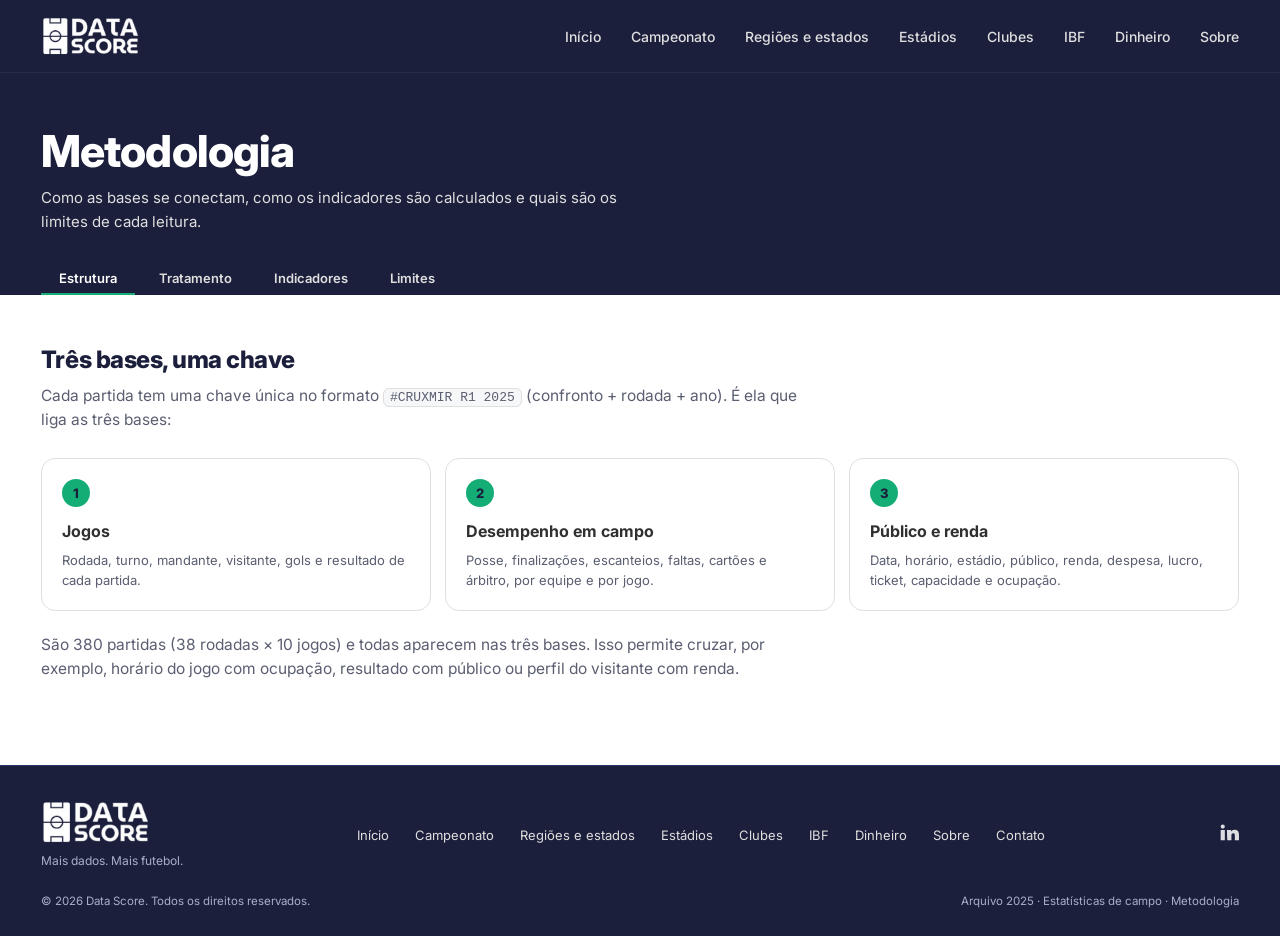
<file: metodologia.html>
<!doctype html><html lang="pt-BR"><head><meta charset="utf-8"><meta name="viewport" content="width=device-width,initial-scale=1"><title>Metodologia — Data Score</title><meta name="description" content="Como o Data Score cruza jogos, desempenho e público & renda, e como cada indicador é calculado."><meta name="theme-color" content="#1B1F3B"><meta property="og:title" content="Metodologia — Data Score"><meta property="og:description" content="Como o Data Score cruza jogos, desempenho e público & renda, e como cada indicador é calculado."><meta property="og:type" content="website"><link rel="icon" type="image/png" href="assets/favicon.png"><link rel="apple-touch-icon" href="assets/favicon.png"><link rel="preconnect" href="https://fonts.googleapis.com"><link rel="preconnect" href="https://fonts.gstatic.com" crossorigin><link href="https://fonts.googleapis.com/css2?family=Inter:wght@400;500;600;700;800&display=swap" rel="stylesheet"><link rel="stylesheet" href="assets/style.css?v=202611062330"></head><body><header class="site-header"><div class="wrap"><a class="logo" href="index.html" aria-label="Data Score — início"><img src="assets/logo.png" width="100" height="40" alt="Data Score"></a><nav class="nav" aria-label="Principal"><a href="index.html">Início</a><a href="campeonato.html">Campeonato</a><a href="estados.html">Regiões e estados</a><a href="estadios.html">Estádios</a><a href="clubes.html">Clubes</a><a href="ibf.html">IBF</a><a href="financeiro.html">Dinheiro</a><a href="sobre.html">Sobre</a></nav><button class="burger" type="button" aria-label="Abrir menu" aria-expanded="false">☰</button></div></header><main>
<section class="page-head dark"><div class="wrap"><h1>Metodologia</h1>
<p>Como as bases se conectam, como os indicadores são calculados e quais são os limites de cada leitura.</p>
<div class="tabs"><button class="tab on" data-p="estrutura" type="button">Estrutura</button><button class="tab" data-p="tratamento" type="button">Tratamento</button><button class="tab" data-p="indicadores" type="button">Indicadores</button><button class="tab" data-p="limites" type="button">Limites</button></div>
</div></section>
<section class="sec" style="padding-top:44px"><div class="wrap">
<div data-panel="estrutura"><div class="prose"><h2 style="margin-top:0">Três bases, uma chave</h2>
<p>Cada partida tem uma chave única no formato <code>#CRUXMIR R1 2025</code> (confronto + rodada + ano). É ela que liga as três bases:</p></div>
<div class="steps s3">
<div class="step"><i>1</i><b>Jogos</b><p>Rodada, turno, mandante, visitante, gols e resultado de cada partida.</p></div>
<div class="step"><i>2</i><b>Desempenho em campo</b><p>Posse, finalizações, escanteios, faltas, cartões e árbitro, por equipe e por jogo.</p></div>
<div class="step"><i>3</i><b>Público e renda</b><p>Data, horário, estádio, público, renda, despesa, lucro, ticket, capacidade e ocupação.</p></div></div>
<div class="prose"><p style="margin-top:22px">São 380 partidas (38 rodadas × 10 jogos) e todas aparecem nas três bases. Isso permite cruzar, por exemplo, horário do jogo com ocupação, resultado com público ou perfil do visitante com renda.</p></div></div>

<div data-panel="tratamento" hidden><div class="prose"><h2 style="margin-top:0">Conferência e tratamento</h2><ul>
<li>As chaves das três bases foram comparadas: sem partidas faltando, sem duplicidade e sem divergência de mandante.</li>
<li>O número de pagantes está preenchido em 189 das 380 partidas. Quando falta, o ticket usa o público presente como divisor.</li>
<li>Lucro, ocupação e margem foram recalculados a partir de renda, despesa, público e capacidade, e conferem com a base.</li>
<li>O site publica os dados jogo a jogo da temporada: placar, data, estádio, árbitro, público, renda e as estatísticas de cada equipe em cada partida. Os totais e médias de todas as telas são calculados a partir deles.</li></ul></div></div>

<div data-panel="indicadores" hidden><div class="prose"><h2 style="margin-top:0">Definições</h2></div>
<table class="defs">
<tr><td>Classificação</td><td>Pontos (vitória 3, empate 1), jogos, vitórias, empates, derrotas, gols pró, gols contra e saldo. Desempate: pontos, vitórias, saldo de gols e gols pró. Confronto direto, cartões e sorteio não são aplicados.</td></tr>
<tr><td>Filtros da classificação</td><td>Rodada = jogos disputados até a rodada escolhida. No 2º turno a contagem começa na rodada 20. Mando = só jogos como mandante ou só como visitante.</td></tr>
<tr><td>Data</td><td>Mostra a tabela com os jogos disputados até o fim do dia escolhido. Jogos adiados ou antecipados entram na data em que foram realizados. A escolha de uma data substitui a rodada.</td></tr>
<tr><td>Últimos 5 jogos</td><td>Resultados mais recentes do time (vitória, empate, derrota) até a rodada ou a data escolhida, do mais antigo ao mais recente. Considera todos os jogos, sem filtro de turno ou mando.</td></tr>
<tr><td>Evolução na tabela</td><td>Posição do time na classificação geral após cada rodada, de 1 a 38, somando os jogos das rodadas até a escolhida (inclusive jogos adiados, que contam na rodada a que pertencem).</td></tr>
<tr><td>Rodadas em cada faixa</td><td>Número de rodadas em que o time terminou na liderança (1º), no G4 (1º ao 4º) e no Z4 (17º ao 20º).</td></tr>
<tr><td>Comparação entre times</td><td>Pontos, jogos, vitórias, empates, derrotas, gols e aproveitamento dos dois times após a rodada escolhida no gráfico, mais os confrontos diretos disputados até ali.</td></tr>
<tr><td>Público total</td><td>Soma do público presente em todos os jogos do recorte.</td></tr>
<tr><td>Renda total</td><td>Soma da renda bruta de bilheteria dos jogos do recorte.</td></tr>
<tr><td>Média de presença</td><td>Público presente ÷ número de partidas.</td></tr>
<tr><td>Ocupação</td><td>Média, jogo a jogo, de público presente ÷ capacidade do estádio.</td></tr>
<tr><td>Ticket médio</td><td>Média do ticket de cada jogo: renda bruta ÷ pagantes (ou ÷ presentes, quando não há pagantes registrados).</td></tr>
<tr><td>Por clube</td><td>Considera apenas os jogos em que o clube foi mandante.</td></tr></table></div>

<div data-panel="limites" hidden><div class="prose"><h2 style="margin-top:0">O que considerar ao ler</h2><ul>
<li>É uma única temporada: 19 jogos em casa por clube. Médias de clubes isolados oscilam.</li>
<li>Estádios usados em apenas 1 ou 2 jogos (marcados com *) têm médias frágeis.</li>
<li>Estádios pequenos elevam a ocupação mesmo com público absoluto baixo; compare público e ocupação juntos.</li>
<li>O ticket médio usa a média do ticket de cada jogo. Ponderado pelo público, o valor seria diferente.</li>
<li>Renda segue o que está registrado na base de origem.</li>
<li>Na classificação, times empatados em todos os critérios aplicados podem divergir da tabela oficial.</li></ul></div></div>
</div></section>
</main><footer class="site-footer"><div class="wrap"><div class="foot-top"><div><a class="logo" href="index.html" aria-label="Data Score — início"><img src="assets/logo.png" width="100" height="40" alt="Data Score"></a><div class="tag">Mais dados. Mais futebol.</div></div><nav class="foot-nav" aria-label="Rodapé"><a href="index.html">Início</a><a href="campeonato.html">Campeonato</a><a href="estados.html">Regiões e estados</a><a href="estadios.html">Estádios</a><a href="clubes.html">Clubes</a><a href="ibf.html">IBF</a><a href="financeiro.html">Dinheiro</a><a href="sobre.html">Sobre</a><a href="contato.html">Contato</a></nav><div class="foot-soc"><a href="https://www.linkedin.com/in/jvictorarj" target="_blank" rel="noopener" aria-label="LinkedIn"><svg viewBox="0 0 24 24" fill="currentColor" aria-hidden="true"><path d="M4.500 3A2.500 2.500 0 1 0 4.500 8 2.500 2.500 0 0 0 4.500 3zM2 9.500h5V22H2zM9.500 9.500h4.800v1.800h.1c.7-1.200 2.300-2.100 4.200-2.100 4.500 0 5.400 2.900 5.400 6.700V22h-5v-5.500c0-1.400 0-3.100-1.900-3.100s-2.200 1.500-2.200 3V22h-5z"/></svg></a></div></div><div class="foot-bot"><span>© 2026 Data Score. Todos os direitos reservados.</span><span><a href="stats.html">Arquivo 2025 · Estatísticas de campo</a> · <a href="metodologia.html">Metodologia</a></span></div></div></footer><script src="assets/charts.js?v=202611062330"></script><script src="assets/anos.js?v=202611062330"></script><script src="assets/brasil.js?v=202611062330"></script><script src="assets/lib.js?v=202611062330"></script><script src="assets/pg1.js?v=202611062330"></script><script src="assets/pg2.js?v=202611062330"></script><script src="assets/pg.js?v=202611062330"></script></body></html>
</file>
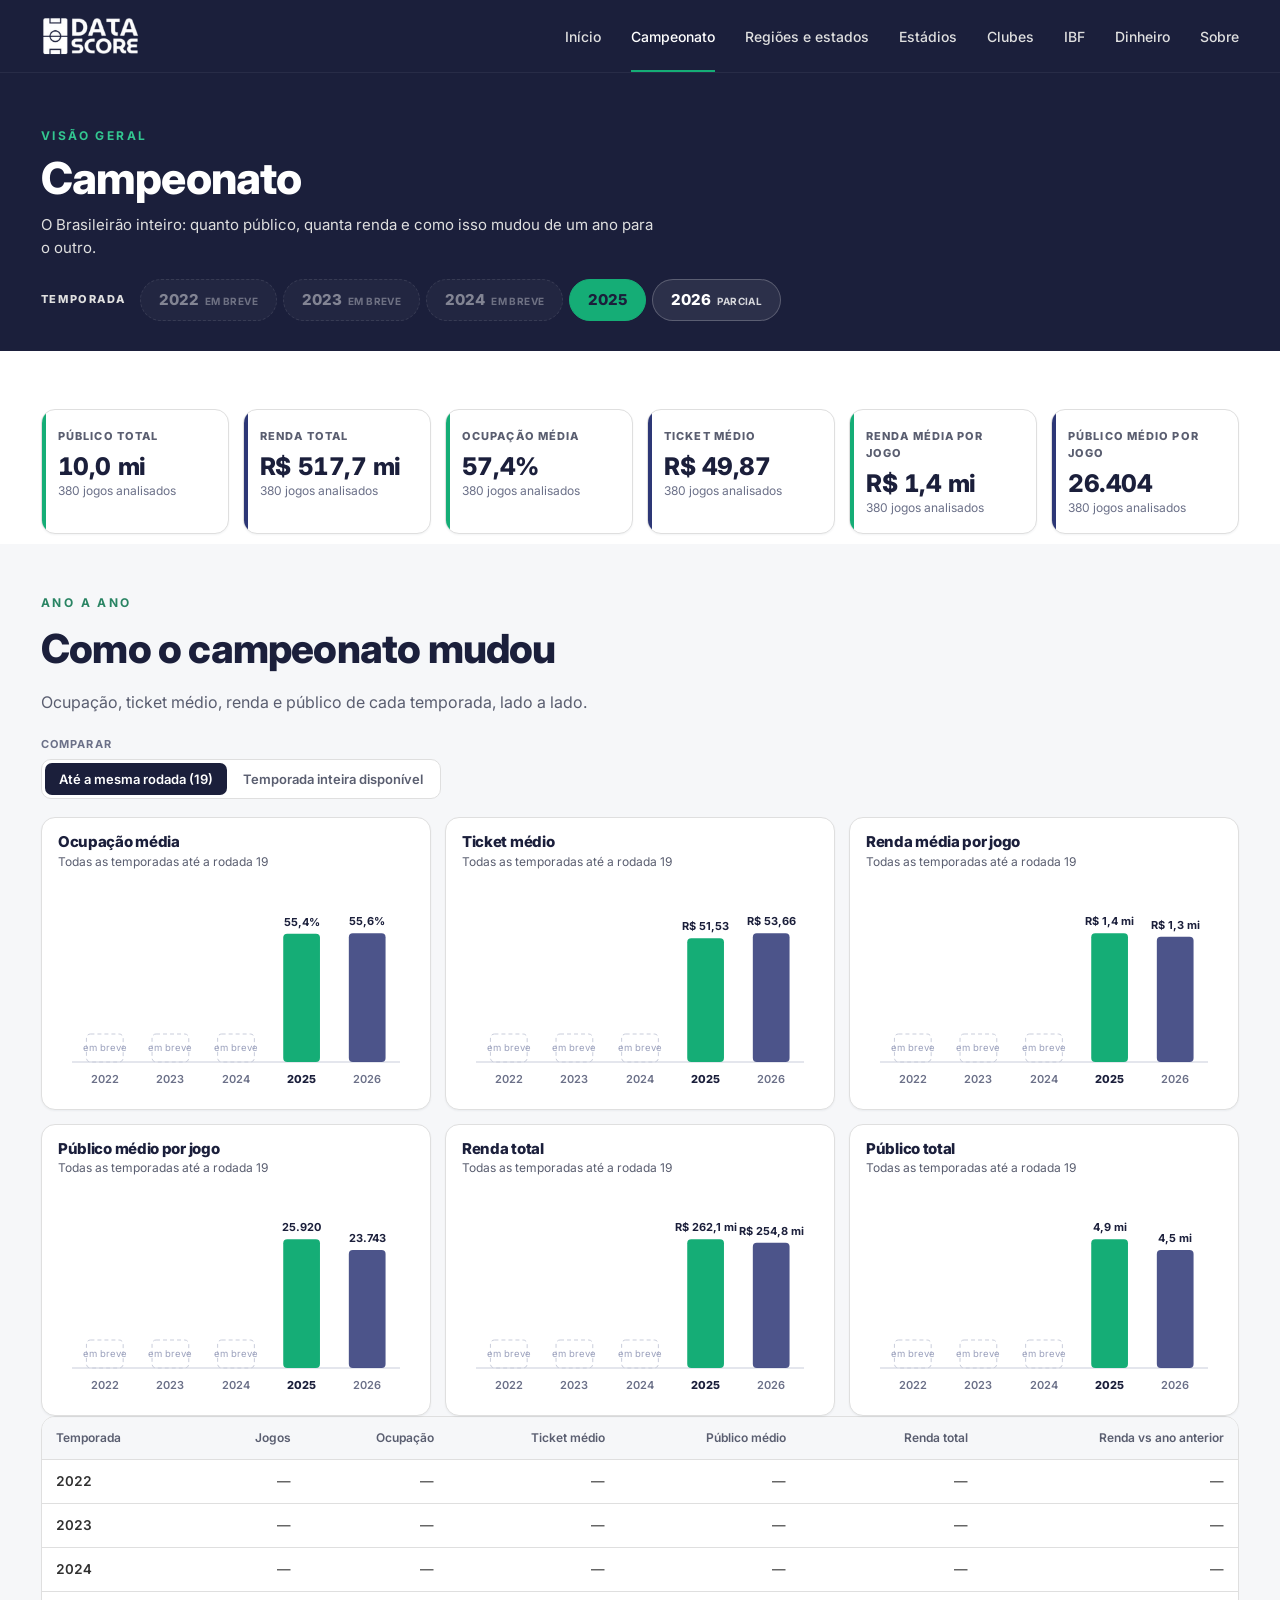
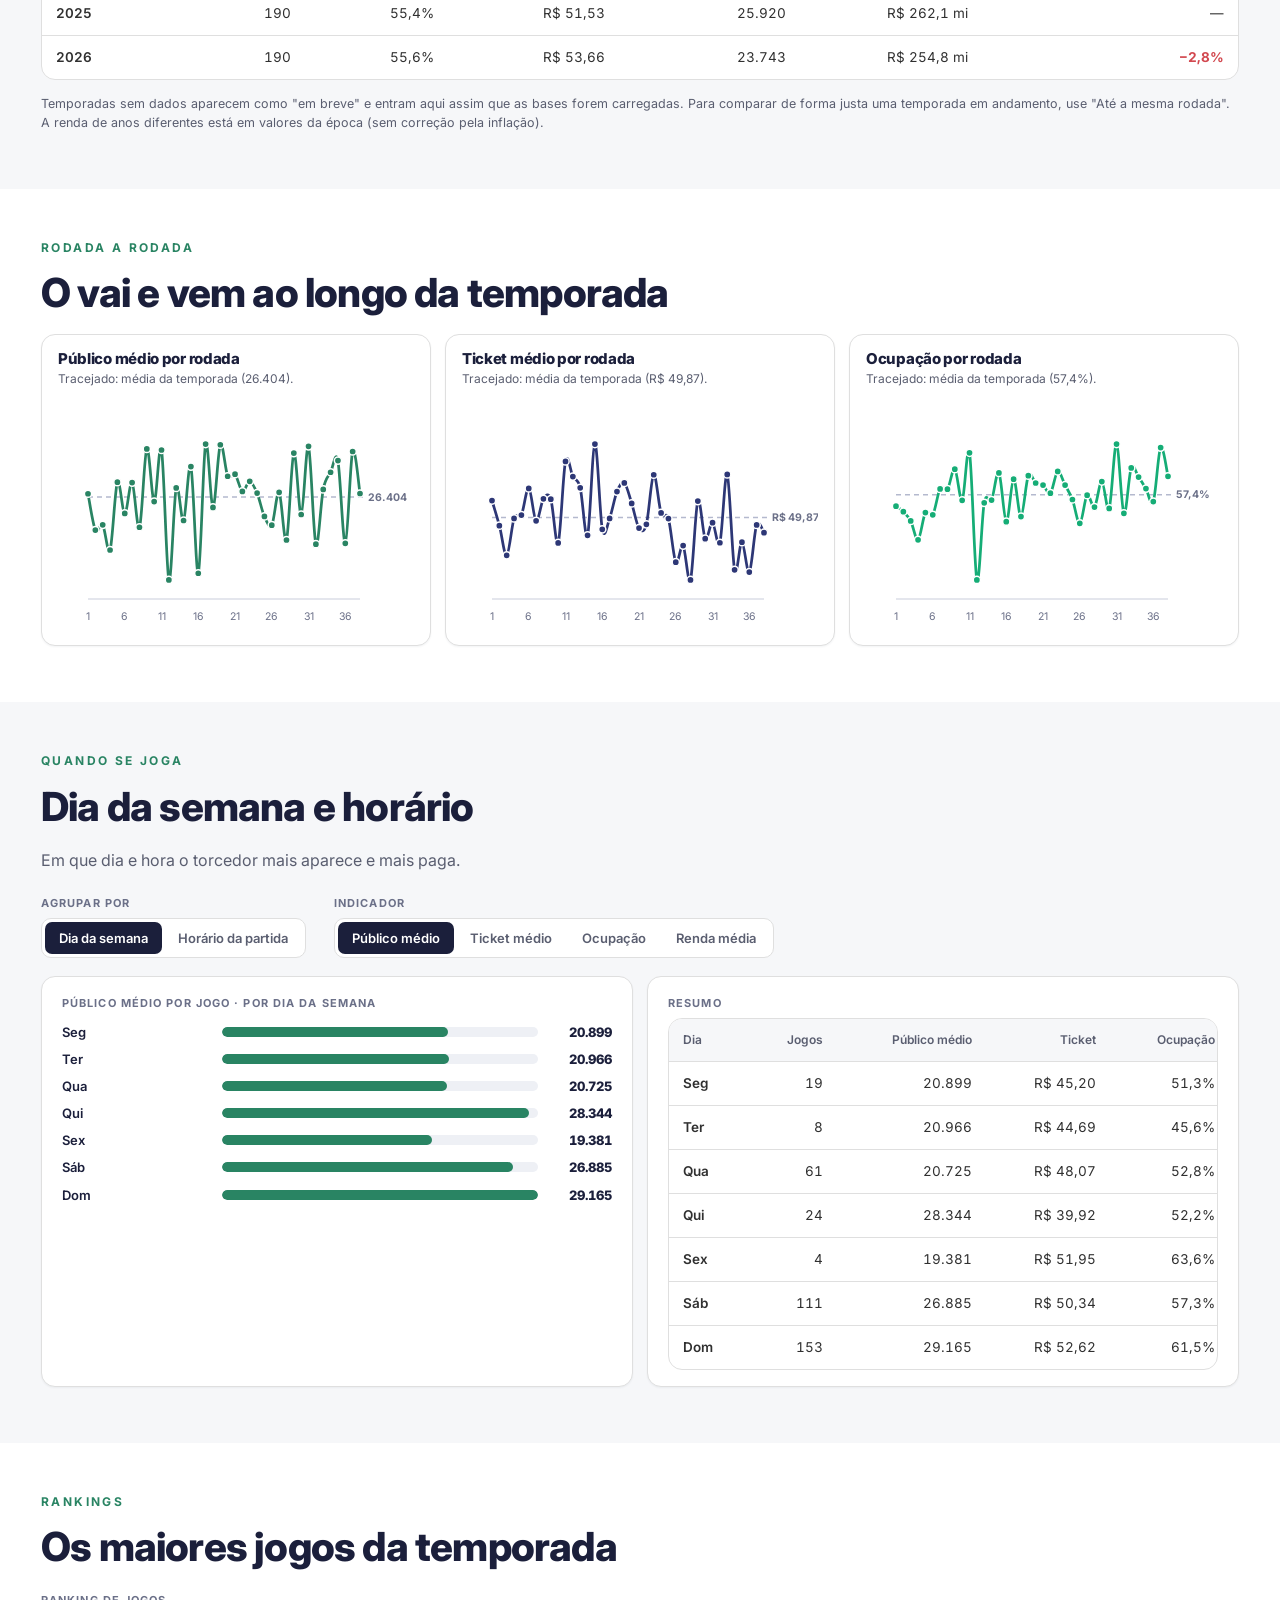
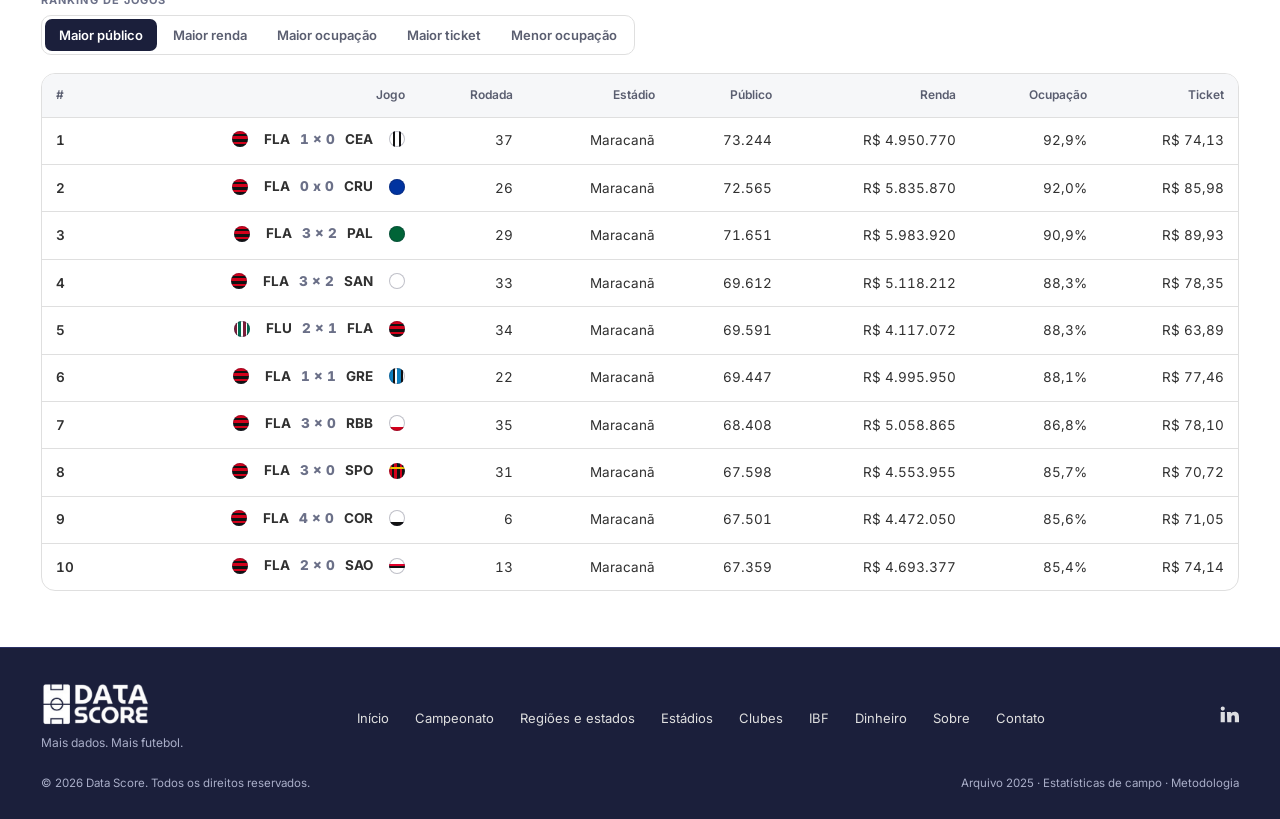
<file: renda.html>
<!doctype html><html lang="pt-BR"><head><meta charset="utf-8"><meta name="viewport" content="width=device-width,initial-scale=1"><title>Renda e público — Data Score</title><meta name="description" content="Esta página mudou para Campeonato."><meta name="theme-color" content="#1B1F3B"><meta property="og:title" content="Renda e público — Data Score"><meta property="og:description" content="Esta página mudou para Campeonato."><meta property="og:type" content="website"><link rel="icon" type="image/png" href="assets/favicon.png"><link rel="apple-touch-icon" href="assets/favicon.png"><link rel="preconnect" href="https://fonts.googleapis.com"><link rel="preconnect" href="https://fonts.gstatic.com" crossorigin><link href="https://fonts.googleapis.com/css2?family=Inter:wght@400;500;600;700;800&display=swap" rel="stylesheet"><link rel="stylesheet" href="assets/style.css?v=202611062330"></head><body><header class="site-header"><div class="wrap"><a class="logo" href="index.html" aria-label="Data Score — início"><img src="assets/logo.png" width="100" height="40" alt="Data Score"></a><nav class="nav" aria-label="Principal"><a href="index.html">Início</a><a href="campeonato.html">Campeonato</a><a href="estados.html">Regiões e estados</a><a href="estadios.html">Estádios</a><a href="clubes.html">Clubes</a><a href="ibf.html">IBF</a><a href="financeiro.html">Dinheiro</a><a href="sobre.html">Sobre</a></nav><button class="burger" type="button" aria-label="Abrir menu" aria-expanded="false">☰</button></div></header><main><section class="sec"><div class="wrap"><h1>Esta página mudou</h1><p class="sub">Os dados de público e renda agora estão em <a href="campeonato.html">Campeonato</a>.</p></div></section><script>location.replace("campeonato.html")</script></main><footer class="site-footer"><div class="wrap"><div class="foot-top"><div><a class="logo" href="index.html" aria-label="Data Score — início"><img src="assets/logo.png" width="100" height="40" alt="Data Score"></a><div class="tag">Mais dados. Mais futebol.</div></div><nav class="foot-nav" aria-label="Rodapé"><a href="index.html">Início</a><a href="campeonato.html">Campeonato</a><a href="estados.html">Regiões e estados</a><a href="estadios.html">Estádios</a><a href="clubes.html">Clubes</a><a href="ibf.html">IBF</a><a href="financeiro.html">Dinheiro</a><a href="sobre.html">Sobre</a><a href="contato.html">Contato</a></nav><div class="foot-soc"><a href="https://www.linkedin.com/in/jvictorarj" target="_blank" rel="noopener" aria-label="LinkedIn"><svg viewBox="0 0 24 24" fill="currentColor" aria-hidden="true"><path d="M4.500 3A2.500 2.500 0 1 0 4.500 8 2.500 2.500 0 0 0 4.500 3zM2 9.500h5V22H2zM9.500 9.500h4.800v1.800h.1c.7-1.200 2.300-2.100 4.200-2.100 4.500 0 5.400 2.900 5.400 6.700V22h-5v-5.500c0-1.400 0-3.100-1.900-3.100s-2.200 1.500-2.200 3V22h-5z"/></svg></a></div></div><div class="foot-bot"><span>© 2026 Data Score. Todos os direitos reservados.</span><span><a href="stats.html">Arquivo 2025 · Estatísticas de campo</a> · <a href="metodologia.html">Metodologia</a></span></div></div></footer><script src="assets/charts.js?v=202611062330"></script><script src="assets/anos.js?v=202611062330"></script><script src="assets/brasil.js?v=202611062330"></script><script src="assets/lib.js?v=202611062330"></script><script src="assets/pg1.js?v=202611062330"></script><script src="assets/pg2.js?v=202611062330"></script><script src="assets/pg.js?v=202611062330"></script></body></html>
</file>
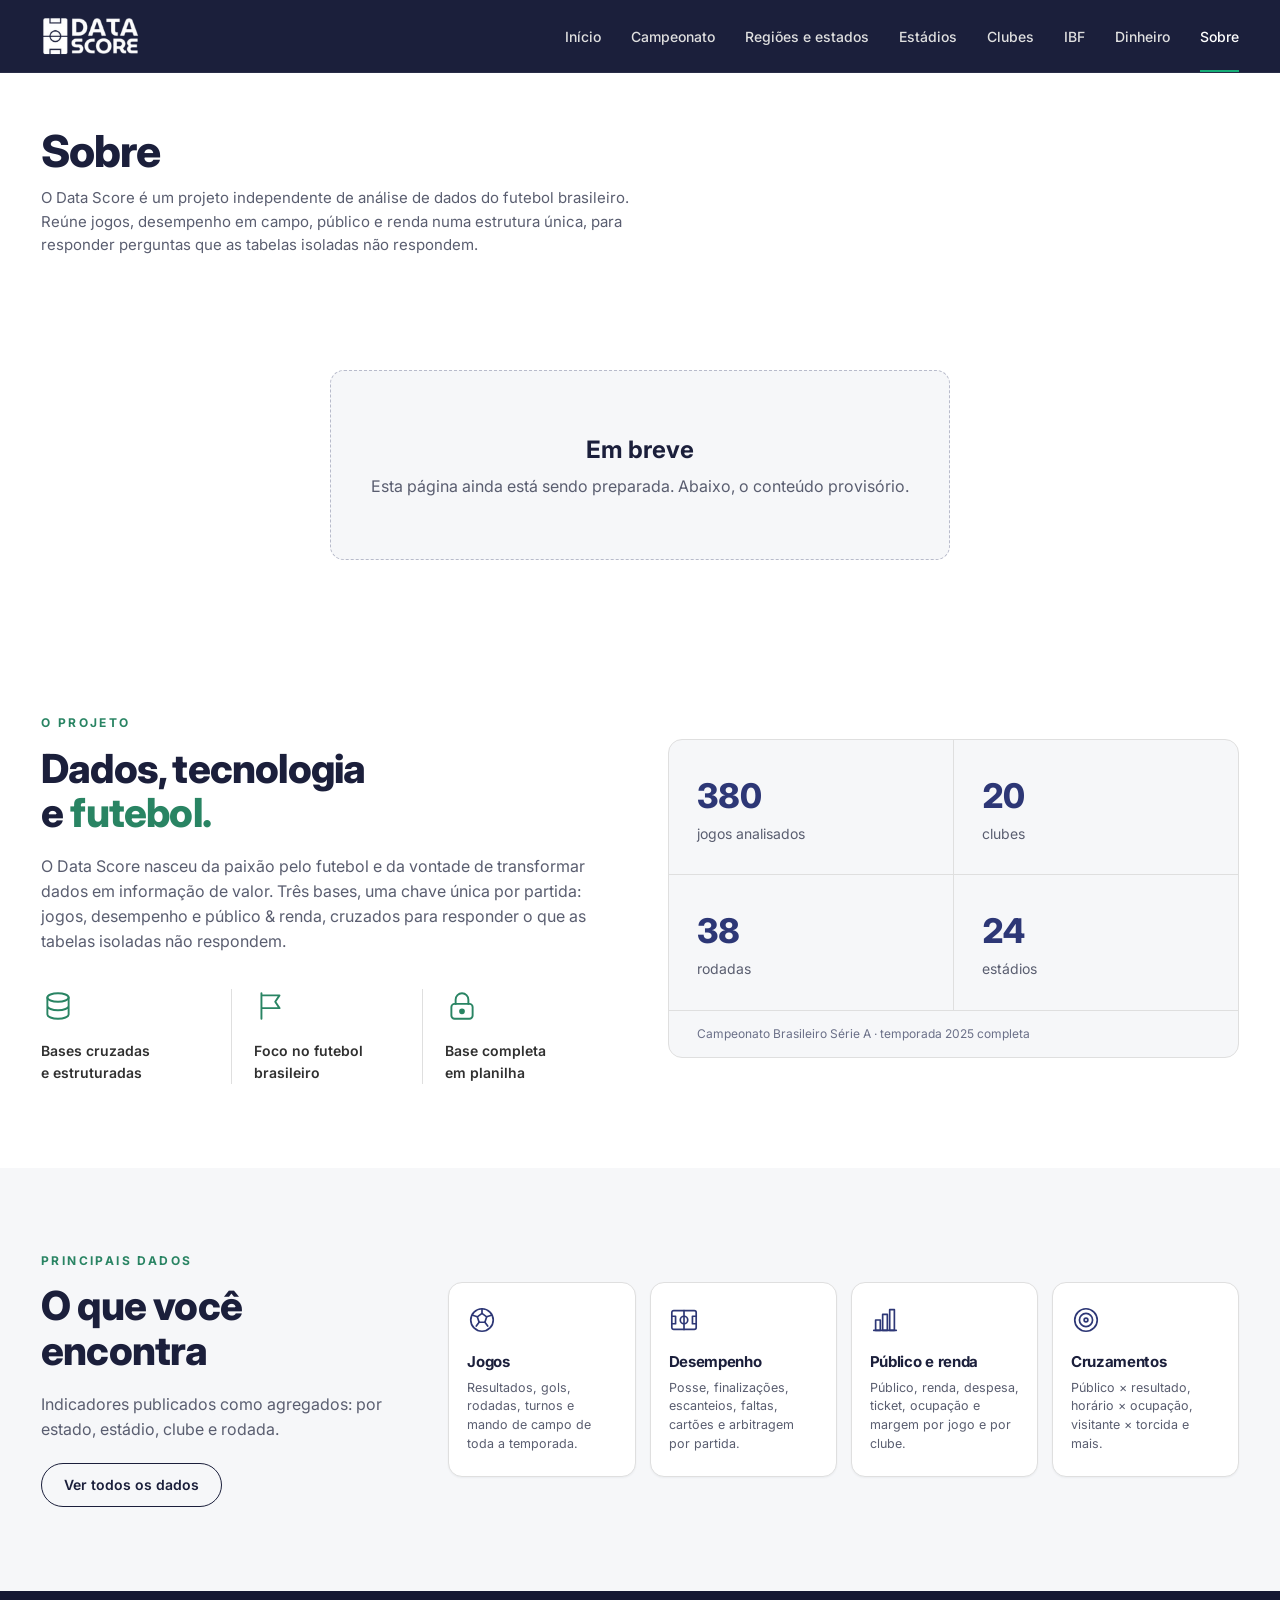
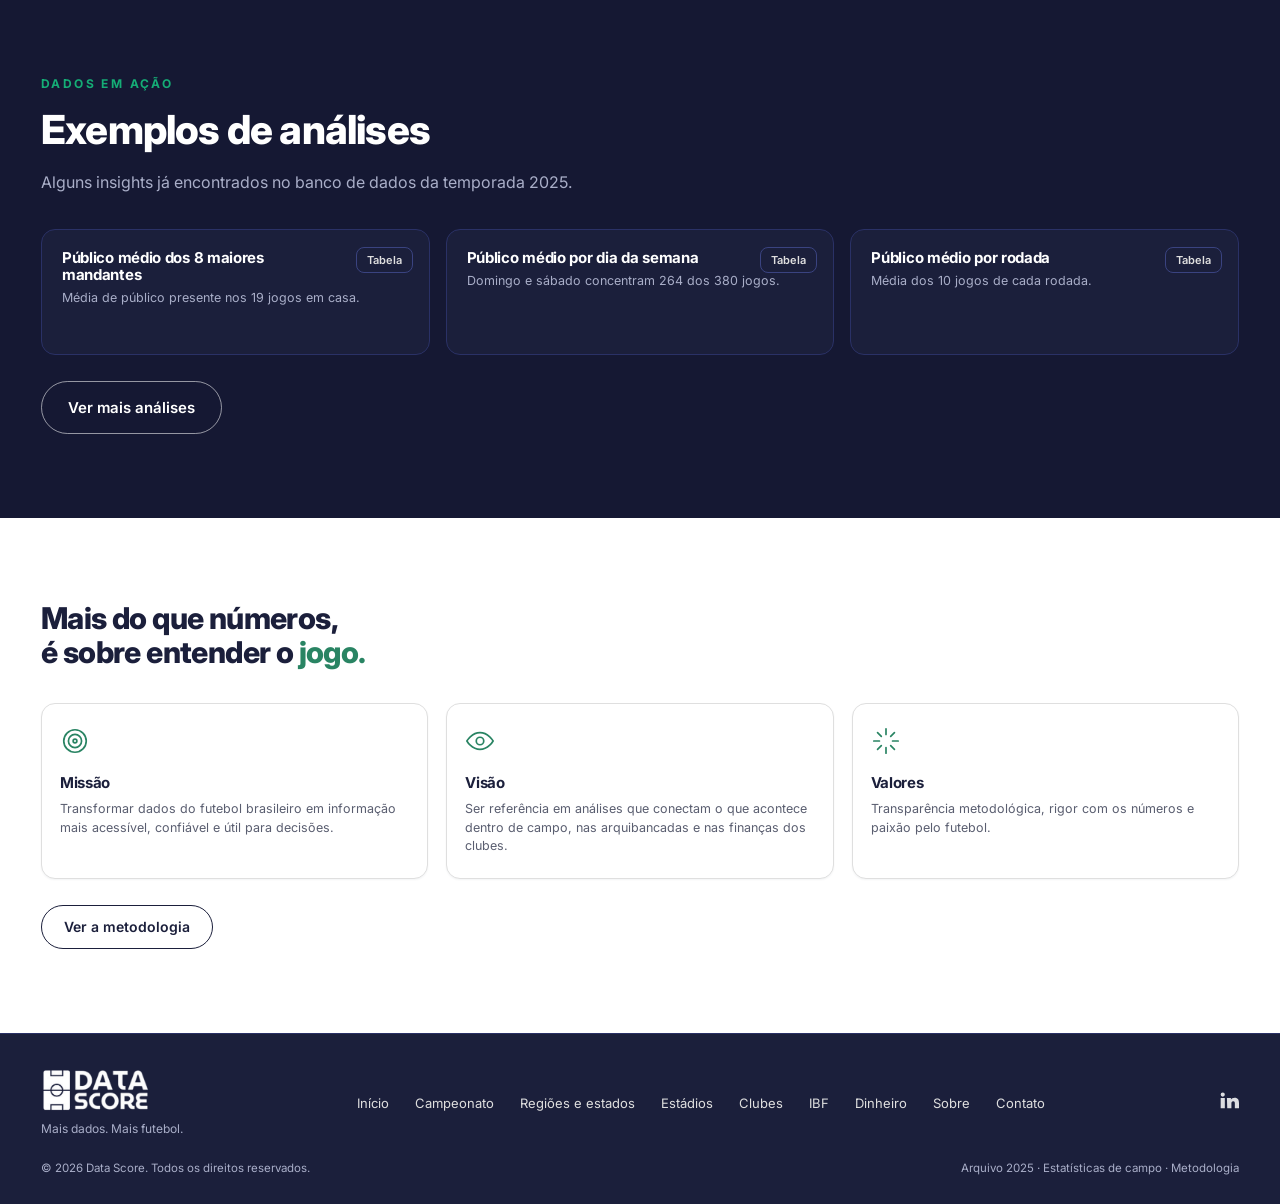
<file: sobre.html>
<!doctype html><html lang="pt-BR"><head><meta charset="utf-8"><meta name="viewport" content="width=device-width,initial-scale=1"><title>Sobre — Data Score</title><meta name="description" content="Projeto independente de análise de dados do futebol brasileiro."><meta name="theme-color" content="#1B1F3B"><meta property="og:title" content="Sobre — Data Score"><meta property="og:description" content="Projeto independente de análise de dados do futebol brasileiro."><meta property="og:type" content="website"><link rel="icon" type="image/png" href="assets/favicon.png"><link rel="apple-touch-icon" href="assets/favicon.png"><link rel="preconnect" href="https://fonts.googleapis.com"><link rel="preconnect" href="https://fonts.gstatic.com" crossorigin><link href="https://fonts.googleapis.com/css2?family=Inter:wght@400;500;600;700;800&display=swap" rel="stylesheet"><link rel="stylesheet" href="assets/style.css?v=202611062330"></head><body><header class="site-header"><div class="wrap"><a class="logo" href="index.html" aria-label="Data Score — início"><img src="assets/logo.png" width="100" height="40" alt="Data Score"></a><nav class="nav" aria-label="Principal"><a href="index.html">Início</a><a href="campeonato.html">Campeonato</a><a href="estados.html">Regiões e estados</a><a href="estadios.html">Estádios</a><a href="clubes.html">Clubes</a><a href="ibf.html">IBF</a><a href="financeiro.html">Dinheiro</a><a href="sobre.html" class="on" aria-current="page">Sobre</a></nav><button class="burger" type="button" aria-label="Abrir menu" aria-expanded="false">☰</button></div></header><main>
<section class="page-head"><div class="wrap"><h1>Sobre</h1>
<p>O Data Score é um projeto independente de análise de dados do futebol brasileiro. Reúne jogos, desempenho em campo, público e renda numa estrutura única, para responder perguntas que as tabelas isoladas não respondem.</p></div></section>
<section class="embreve"><div class="wrap"><div class="soon"><b>Em breve</b>Esta página ainda está sendo preparada. Abaixo, o conteúdo provisório.</div></div></section>
<section class="sec"><div class="wrap split"><div>
<div class="kicker">O projeto</div>
<h2>Dados, tecnologia<br>e <em>futebol.</em></h2>
<p class="sub">O Data Score nasceu da paixão pelo futebol e da vontade de transformar dados em informação de valor. Três bases, uma chave única por partida: jogos, desempenho e público &amp; renda, cruzados para responder o que as tabelas isoladas não respondem.</p>
<div class="feats">
<div><svg viewBox="0 0 32 32" fill="none" stroke="currentColor" stroke-width="1.8" stroke-linecap="round" stroke-linejoin="round" aria-hidden="true"><ellipse cx="16" cy="8" rx="10" ry="4"/><path d="M6 8v8c0 2.200 4.500 4 10 4s10-1.800 10-4V8M6 16v8c0 2.200 4.500 4 10 4s10-1.800 10-4v-8"/></svg><b>Bases cruzadas<br>e estruturadas</b></div>
<div><svg viewBox="0 0 32 32" fill="none" stroke="currentColor" stroke-width="1.8" stroke-linecap="round" stroke-linejoin="round" aria-hidden="true"><path d="M7 28V4M7 6h17l-4 6 4 6H7"/></svg><b>Foco no futebol<br>brasileiro</b></div>
<div><svg viewBox="0 0 32 32" fill="none" stroke="currentColor" stroke-width="1.8" stroke-linecap="round" stroke-linejoin="round" aria-hidden="true"><rect x="6" y="14" width="20" height="14" rx="3"/><path d="M10 14v-4a6 6 0 0 1 12 0v4"/><circle cx="16" cy="21" r="1.800" fill="currentColor"/></svg><b>Base completa<br>em planilha</b></div></div></div>
<div class="stats">
<div class="stat"><div class="n" data-kpi="jogos">380</div><div class="l">jogos analisados</div></div>
<div class="stat"><div class="n" data-kpi="clubes">20</div><div class="l">clubes</div></div>
<div class="stat"><div class="n" data-kpi="rodadas">38</div><div class="l">rodadas</div></div>
<div class="stat"><div class="n" data-kpi="estadios">24</div><div class="l">estádios</div></div>
<div class="stats-note">Campeonato Brasileiro Série A · temporada 2025 completa</div></div></div></section>

<section class="sec alt"><div class="wrap find"><div>
<div class="kicker">Principais dados</div><h2>O que você encontra</h2>
<p class="sub">Indicadores publicados como agregados: por estado, estádio, clube e rodada.</p>
<p style="margin-top:22px"><a class="btn btn-outline" href="renda.html">Ver todos os dados</a></p></div>
<div class="cards4">
<div class="mini"><svg viewBox="0 0 32 32" fill="none" stroke="currentColor" stroke-width="1.8" stroke-linecap="round" stroke-linejoin="round" aria-hidden="true"><circle cx="16" cy="16" r="12"/><path d="M16 9l5 3.600-1.900 5.800h-6.200L11 12.600z"/><path d="M16 9V4M21 12.600l5-1.600M19.100 18.400l3 4.100M12.900 18.400l-3 4.100M11 12.600L6 11"/></svg><h3>Jogos</h3><p>Resultados, gols, rodadas, turnos e mando de campo de toda a temporada.</p></div>
<div class="mini"><svg viewBox="0 0 32 32" fill="none" stroke="currentColor" stroke-width="1.8" stroke-linecap="round" stroke-linejoin="round" aria-hidden="true"><rect x="3" y="6" width="26" height="20" rx="2"/><path d="M16 6v20"/><circle cx="16" cy="16" r="4"/><path d="M3 12h4v8H3M29 12h-4v8h4"/></svg><h3>Desempenho</h3><p>Posse, finalizações, escanteios, faltas, cartões e arbitragem por partida.</p></div>
<div class="mini"><svg viewBox="0 0 32 32" fill="none" stroke="currentColor" stroke-width="1.8" stroke-linecap="round" stroke-linejoin="round" aria-hidden="true"><path d="M4 27h24"/><rect x="6" y="16" width="5" height="11"/><rect x="13.500" y="10" width="5" height="17"/><rect x="21" y="5" width="5" height="22"/></svg><h3>Público e renda</h3><p>Público, renda, despesa, ticket, ocupação e margem por jogo e por clube.</p></div>
<div class="mini"><svg viewBox="0 0 32 32" fill="none" stroke="currentColor" stroke-width="1.8" stroke-linecap="round" stroke-linejoin="round" aria-hidden="true"><circle cx="16" cy="16" r="12"/><circle cx="16" cy="16" r="7"/><circle cx="16" cy="16" r="2"/></svg><h3>Cruzamentos</h3><p>Público × resultado, horário × ocupação, visitante × torcida e mais.</p></div>
</div></div></section>

<section class="sec dark"><div class="wrap">
<div class="kicker">Dados em ação</div><h2 style="color:#fff">Exemplos de análises</h2>
<p class="sub">Alguns insights já encontrados no banco de dados da temporada 2025.</p>
<div class="chart-grid">
<div class="ccard" data-chart="publico-clube" data-top="8"><div class="tools"><button type="button" data-toggle>Tabela</button></div><h3>Público médio dos 8 maiores mandantes</h3><p class="cs">Média de público presente nos 19 jogos em casa.</p><div class="plot"></div><div class="tbl-wrap" hidden></div></div>
<div class="ccard" data-chart="dia"><div class="tools"><button type="button" data-toggle>Tabela</button></div><h3>Público médio por dia da semana</h3><p class="cs">Domingo e sábado concentram 264 dos 380 jogos.</p><div class="plot"></div><div class="tbl-wrap" hidden></div></div>
<div class="ccard" data-chart="rodada"><div class="tools"><button type="button" data-toggle>Tabela</button></div><h3>Público médio por rodada</h3><p class="cs">Média dos 10 jogos de cada rodada.</p><div class="plot"></div><div class="tbl-wrap" hidden></div></div>
</div><p style="margin-top:26px"><a class="btn btn-ghost" href="renda.html">Ver mais análises</a></p></div></section>

<section class="sec"><div class="wrap">
<h2 style="font-size:30px">Mais do que números,<br>é sobre entender o <em>jogo.</em></h2>
<div class="trio">
<div class="mini"><svg viewBox="0 0 32 32" fill="none" stroke="currentColor" stroke-width="1.8" stroke-linecap="round" stroke-linejoin="round" aria-hidden="true"><circle cx="16" cy="16" r="12"/><circle cx="16" cy="16" r="7"/><circle cx="16" cy="16" r="2"/></svg><h3>Missão</h3><p>Transformar dados do futebol brasileiro em informação mais acessível, confiável e útil para decisões.</p></div>
<div class="mini"><svg viewBox="0 0 32 32" fill="none" stroke="currentColor" stroke-width="1.8" stroke-linecap="round" stroke-linejoin="round" aria-hidden="true"><path d="M2 16s5-9 14-9 14 9 14 9-5 9-14 9S2 16 2 16z"/><circle cx="16" cy="16" r="4"/></svg><h3>Visão</h3><p>Ser referência em análises que conectam o que acontece dentro de campo, nas arquibancadas e nas finanças dos clubes.</p></div>
<div class="mini"><svg viewBox="0 0 32 32" fill="none" stroke="currentColor" stroke-width="1.8" stroke-linecap="round" stroke-linejoin="round" aria-hidden="true"><path d="M16 3v6M16 23v6M3 16h6M23 16h6M7 7l4 4M21 21l4 4M25 7l-4 4M11 21l-4 4"/></svg><h3>Valores</h3><p>Transparência metodológica, rigor com os números e paixão pelo futebol.</p></div></div>
<p style="margin-top:26px"><a class="btn btn-outline" href="metodologia.html">Ver a metodologia</a></p>
</div></section>
</main><footer class="site-footer"><div class="wrap"><div class="foot-top"><div><a class="logo" href="index.html" aria-label="Data Score — início"><img src="assets/logo.png" width="100" height="40" alt="Data Score"></a><div class="tag">Mais dados. Mais futebol.</div></div><nav class="foot-nav" aria-label="Rodapé"><a href="index.html">Início</a><a href="campeonato.html">Campeonato</a><a href="estados.html">Regiões e estados</a><a href="estadios.html">Estádios</a><a href="clubes.html">Clubes</a><a href="ibf.html">IBF</a><a href="financeiro.html">Dinheiro</a><a href="sobre.html">Sobre</a><a href="contato.html">Contato</a></nav><div class="foot-soc"><a href="https://www.linkedin.com/in/jvictorarj" target="_blank" rel="noopener" aria-label="LinkedIn"><svg viewBox="0 0 24 24" fill="currentColor" aria-hidden="true"><path d="M4.500 3A2.500 2.500 0 1 0 4.500 8 2.500 2.500 0 0 0 4.500 3zM2 9.500h5V22H2zM9.500 9.500h4.800v1.800h.1c.7-1.200 2.300-2.100 4.200-2.100 4.500 0 5.400 2.900 5.400 6.700V22h-5v-5.500c0-1.400 0-3.100-1.900-3.100s-2.200 1.500-2.200 3V22h-5z"/></svg></a></div></div><div class="foot-bot"><span>© 2026 Data Score. Todos os direitos reservados.</span><span><a href="stats.html">Arquivo 2025 · Estatísticas de campo</a> · <a href="metodologia.html">Metodologia</a></span></div></div></footer><script src="assets/charts.js?v=202611062330"></script><script src="assets/anos.js?v=202611062330"></script><script src="assets/brasil.js?v=202611062330"></script><script src="assets/lib.js?v=202611062330"></script><script src="assets/pg1.js?v=202611062330"></script><script src="assets/pg2.js?v=202611062330"></script><script src="assets/pg.js?v=202611062330"></script></body></html>
</file>
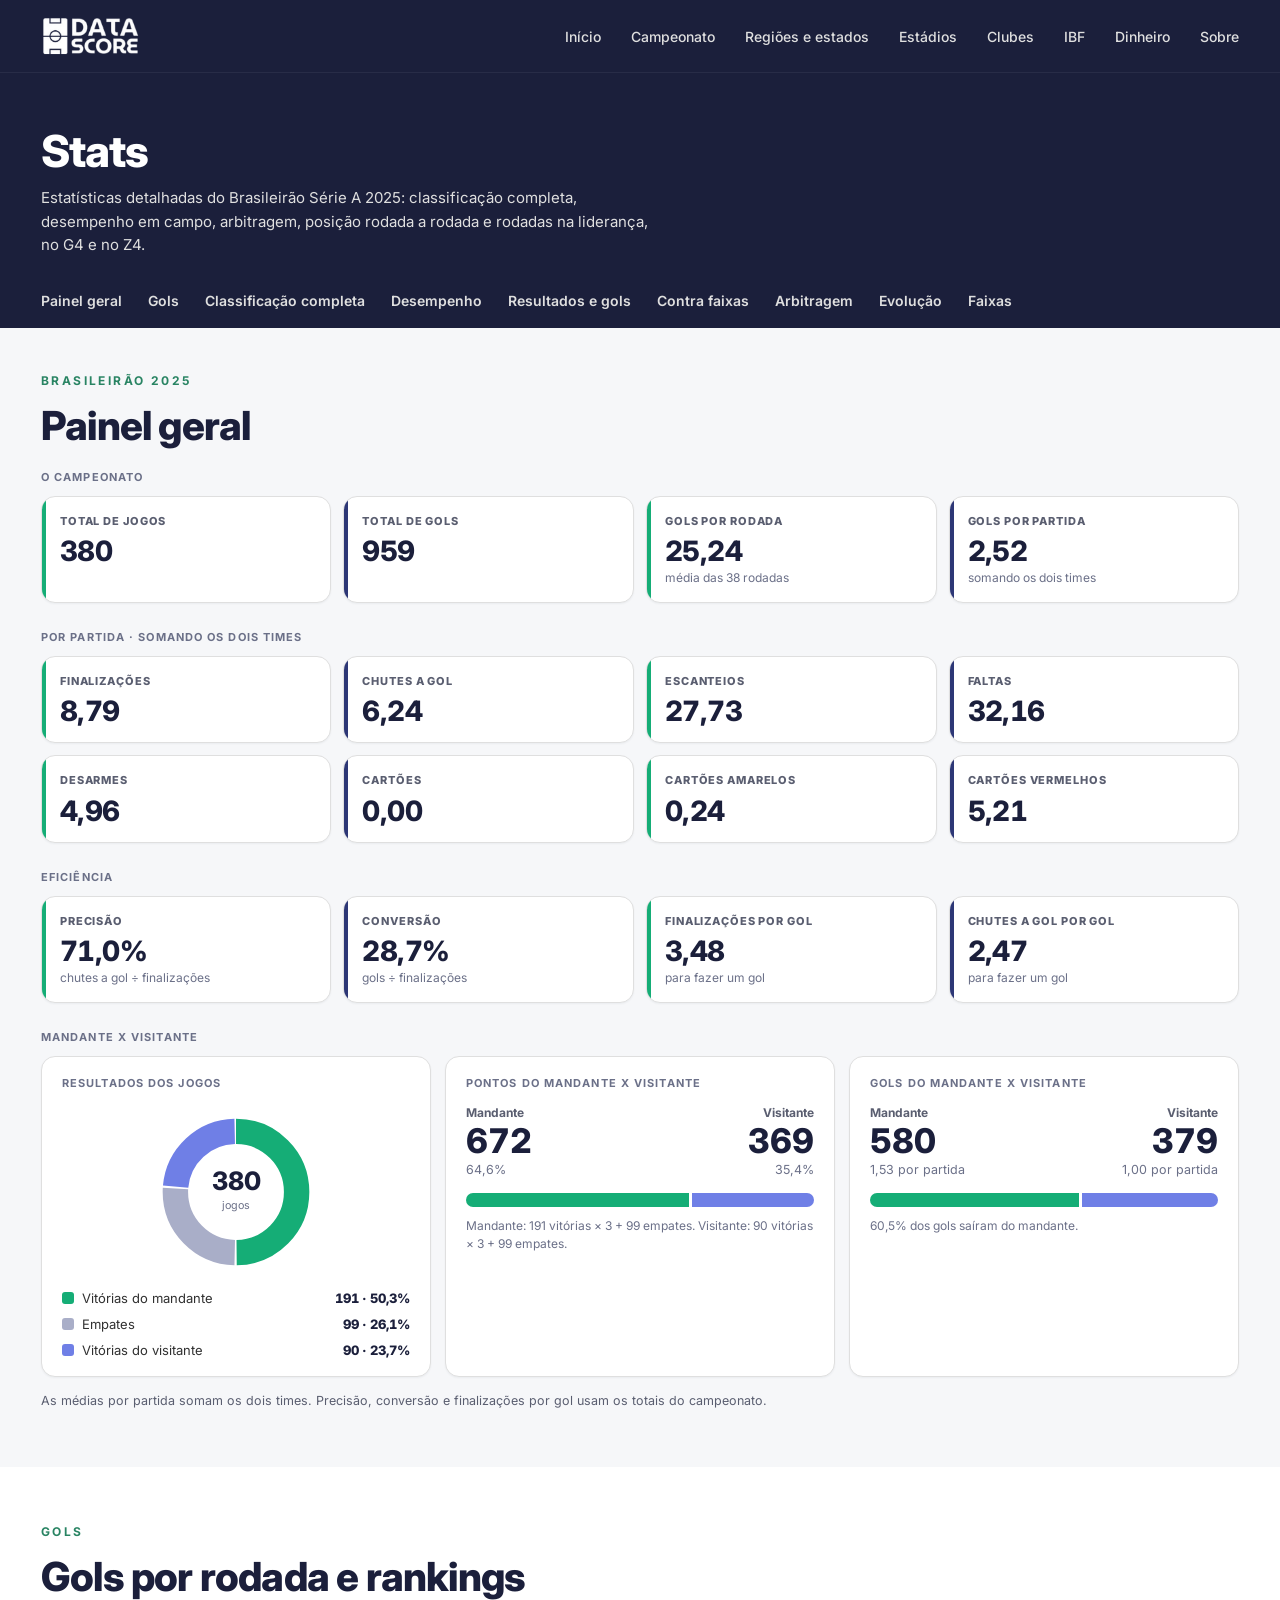
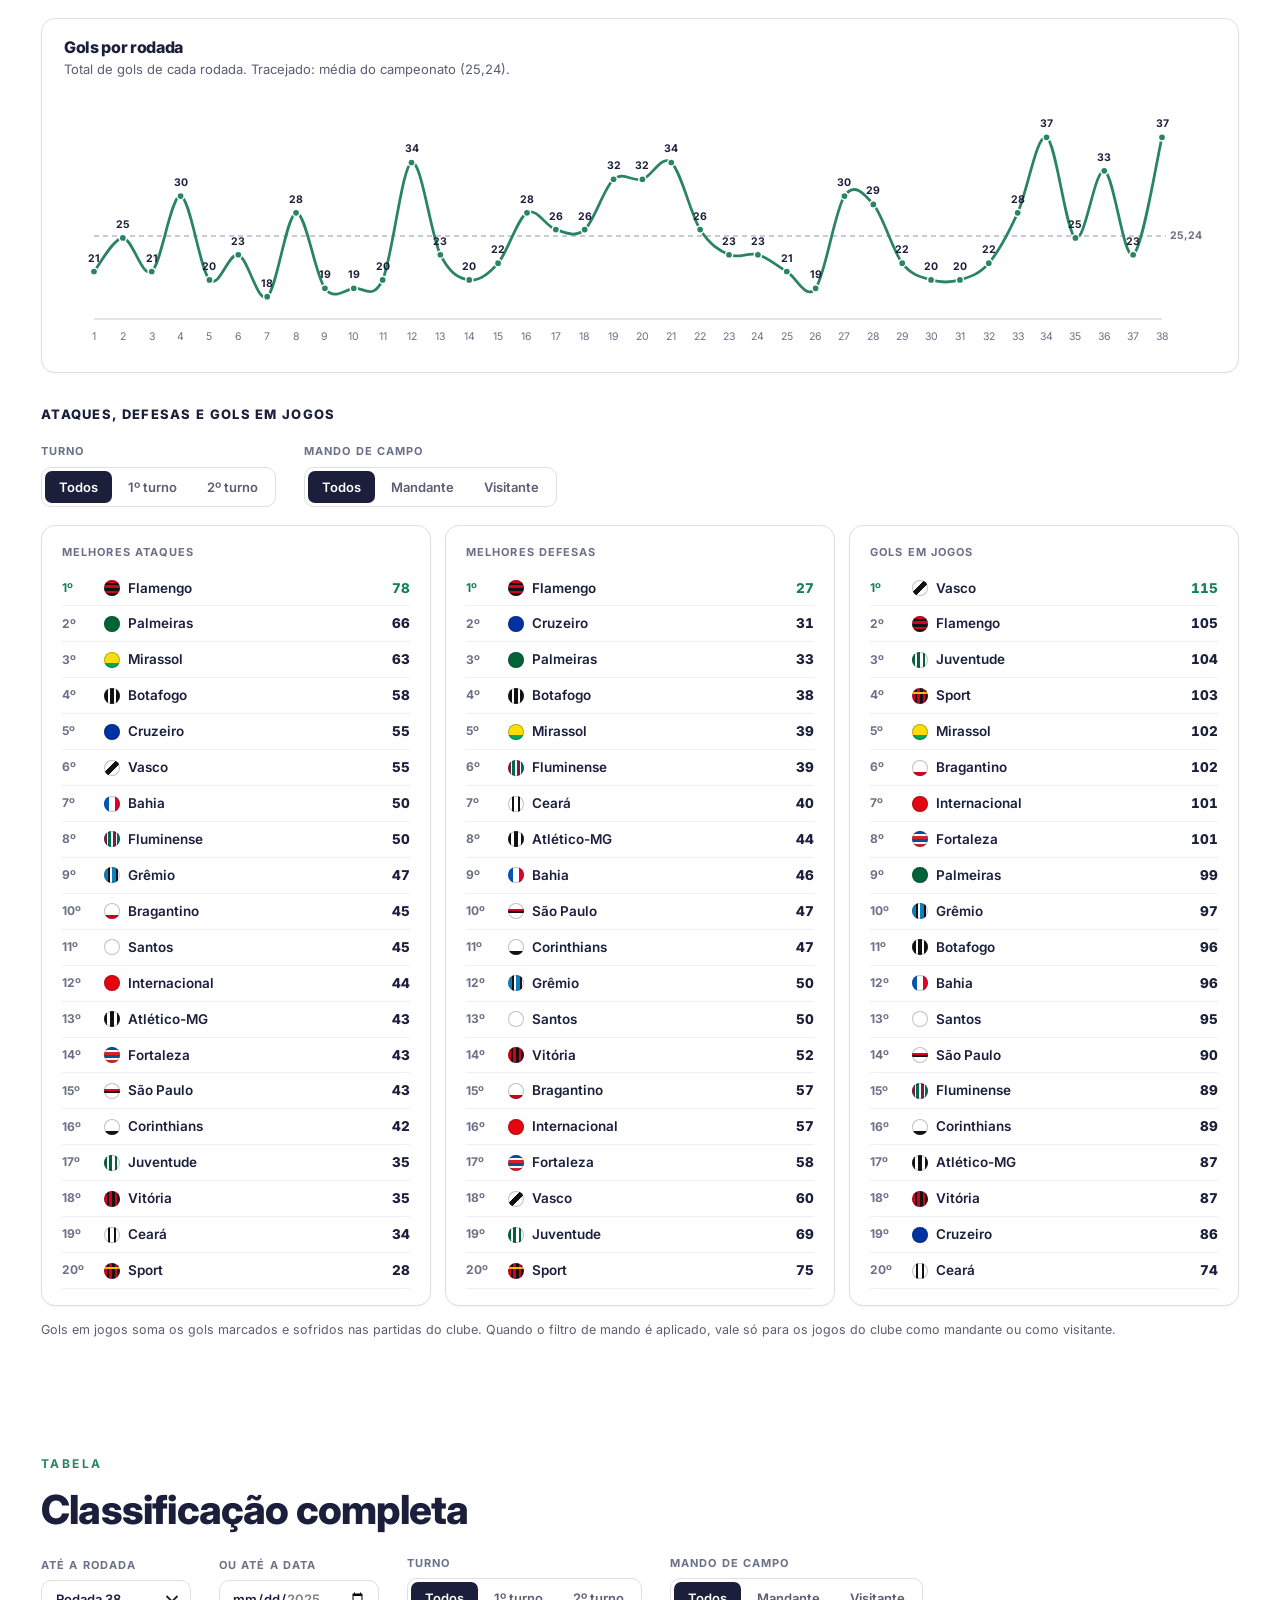
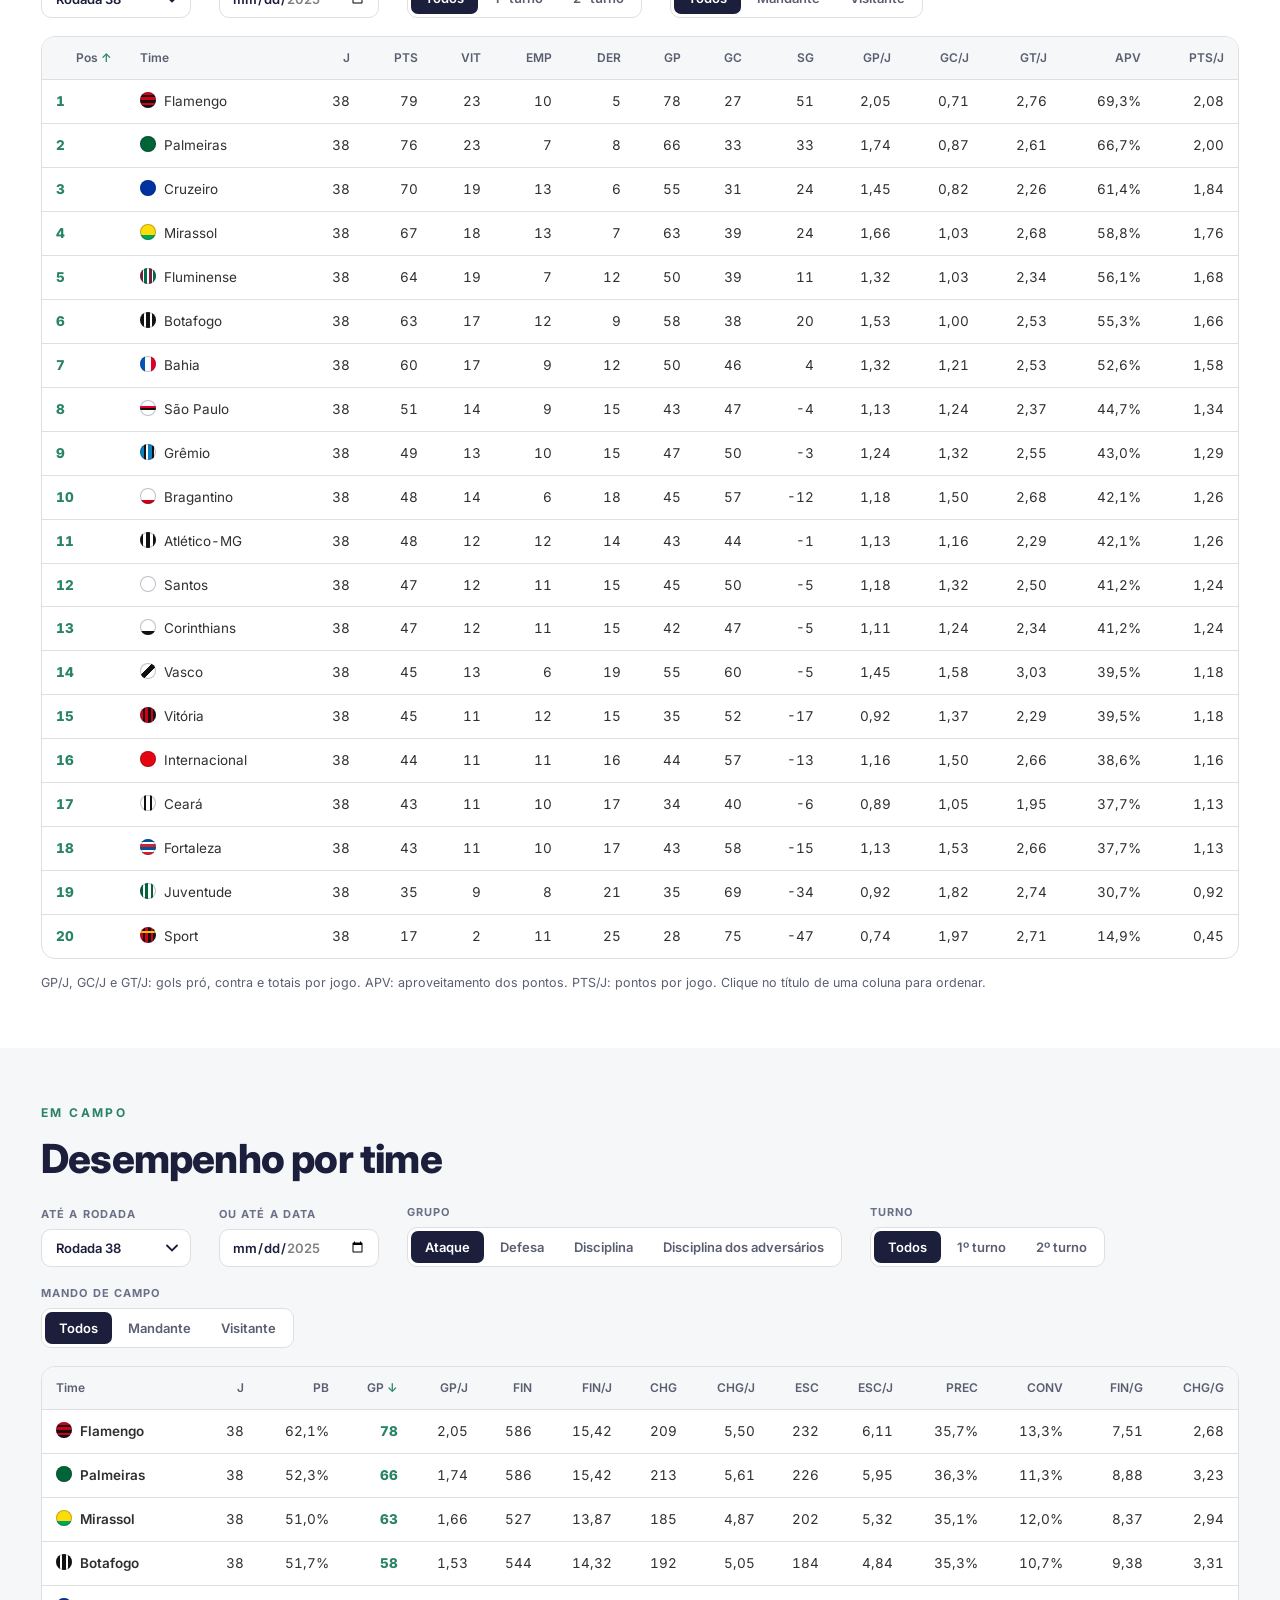
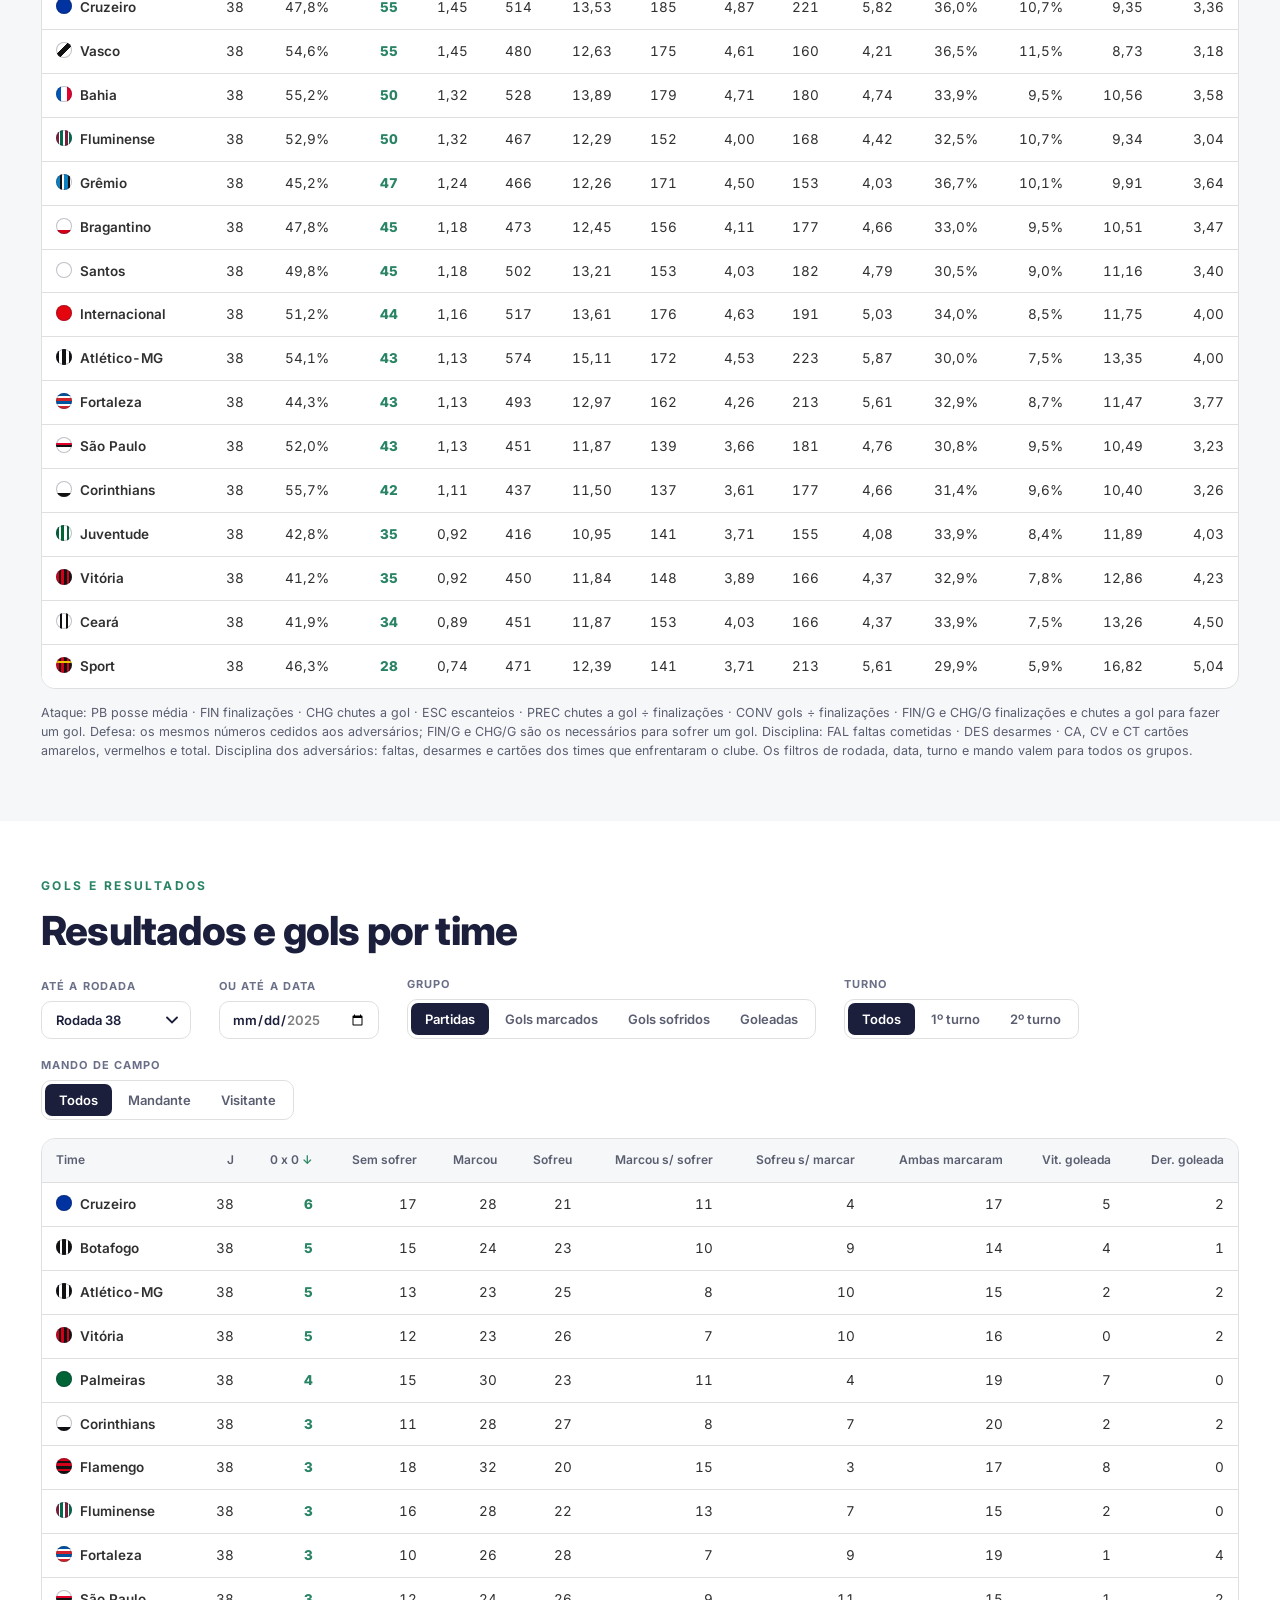
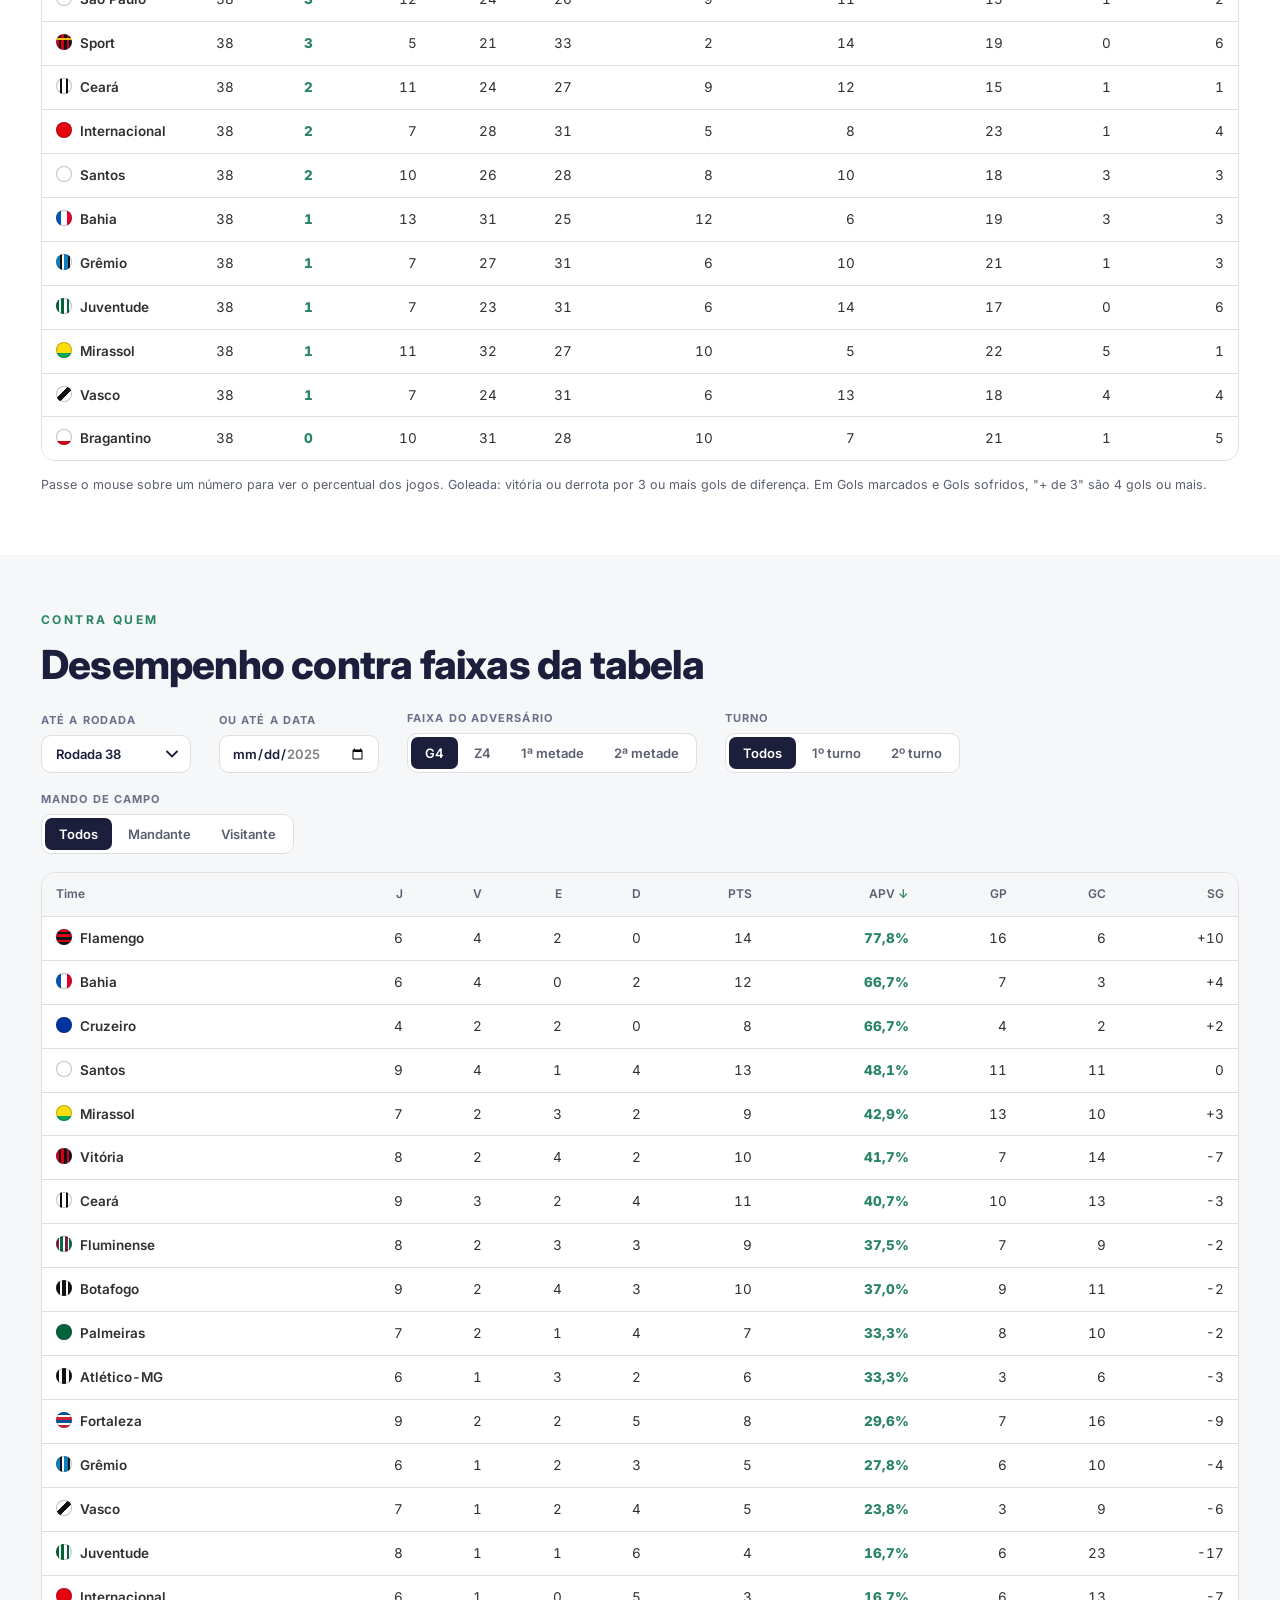
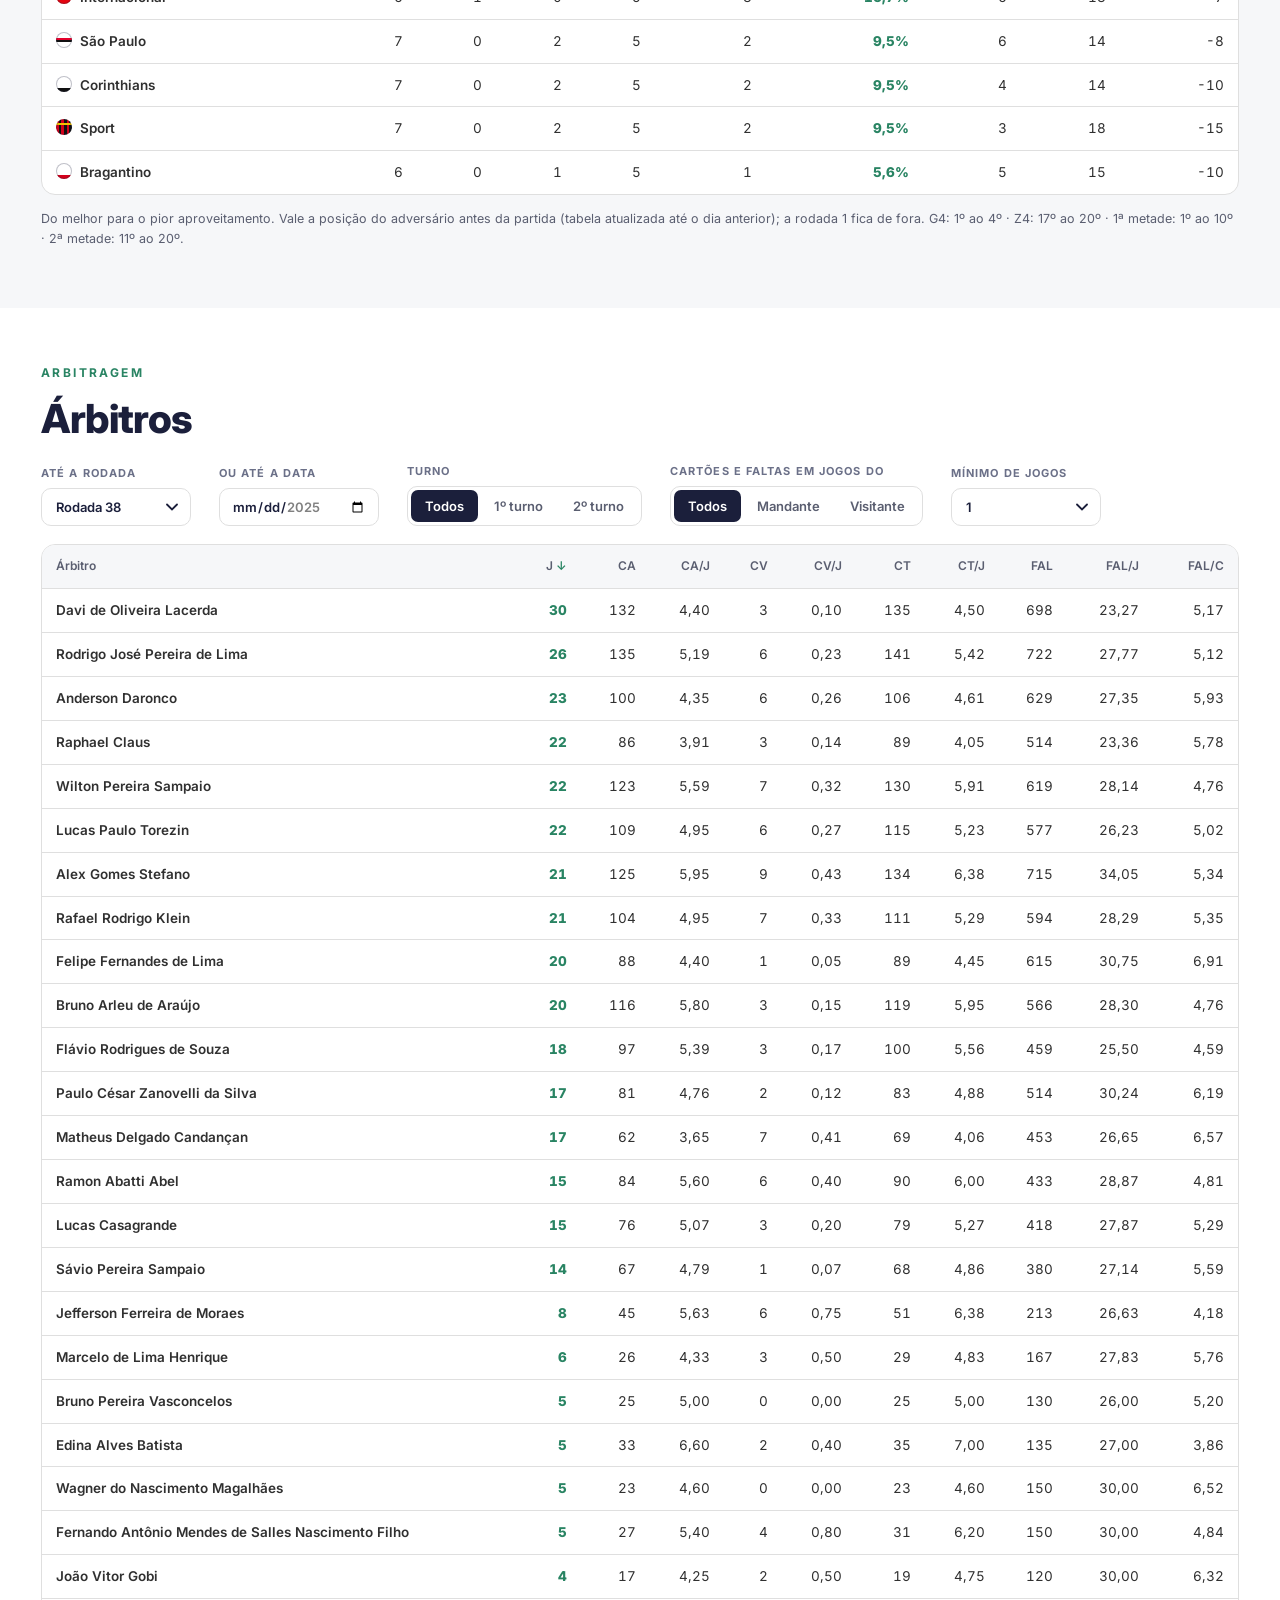
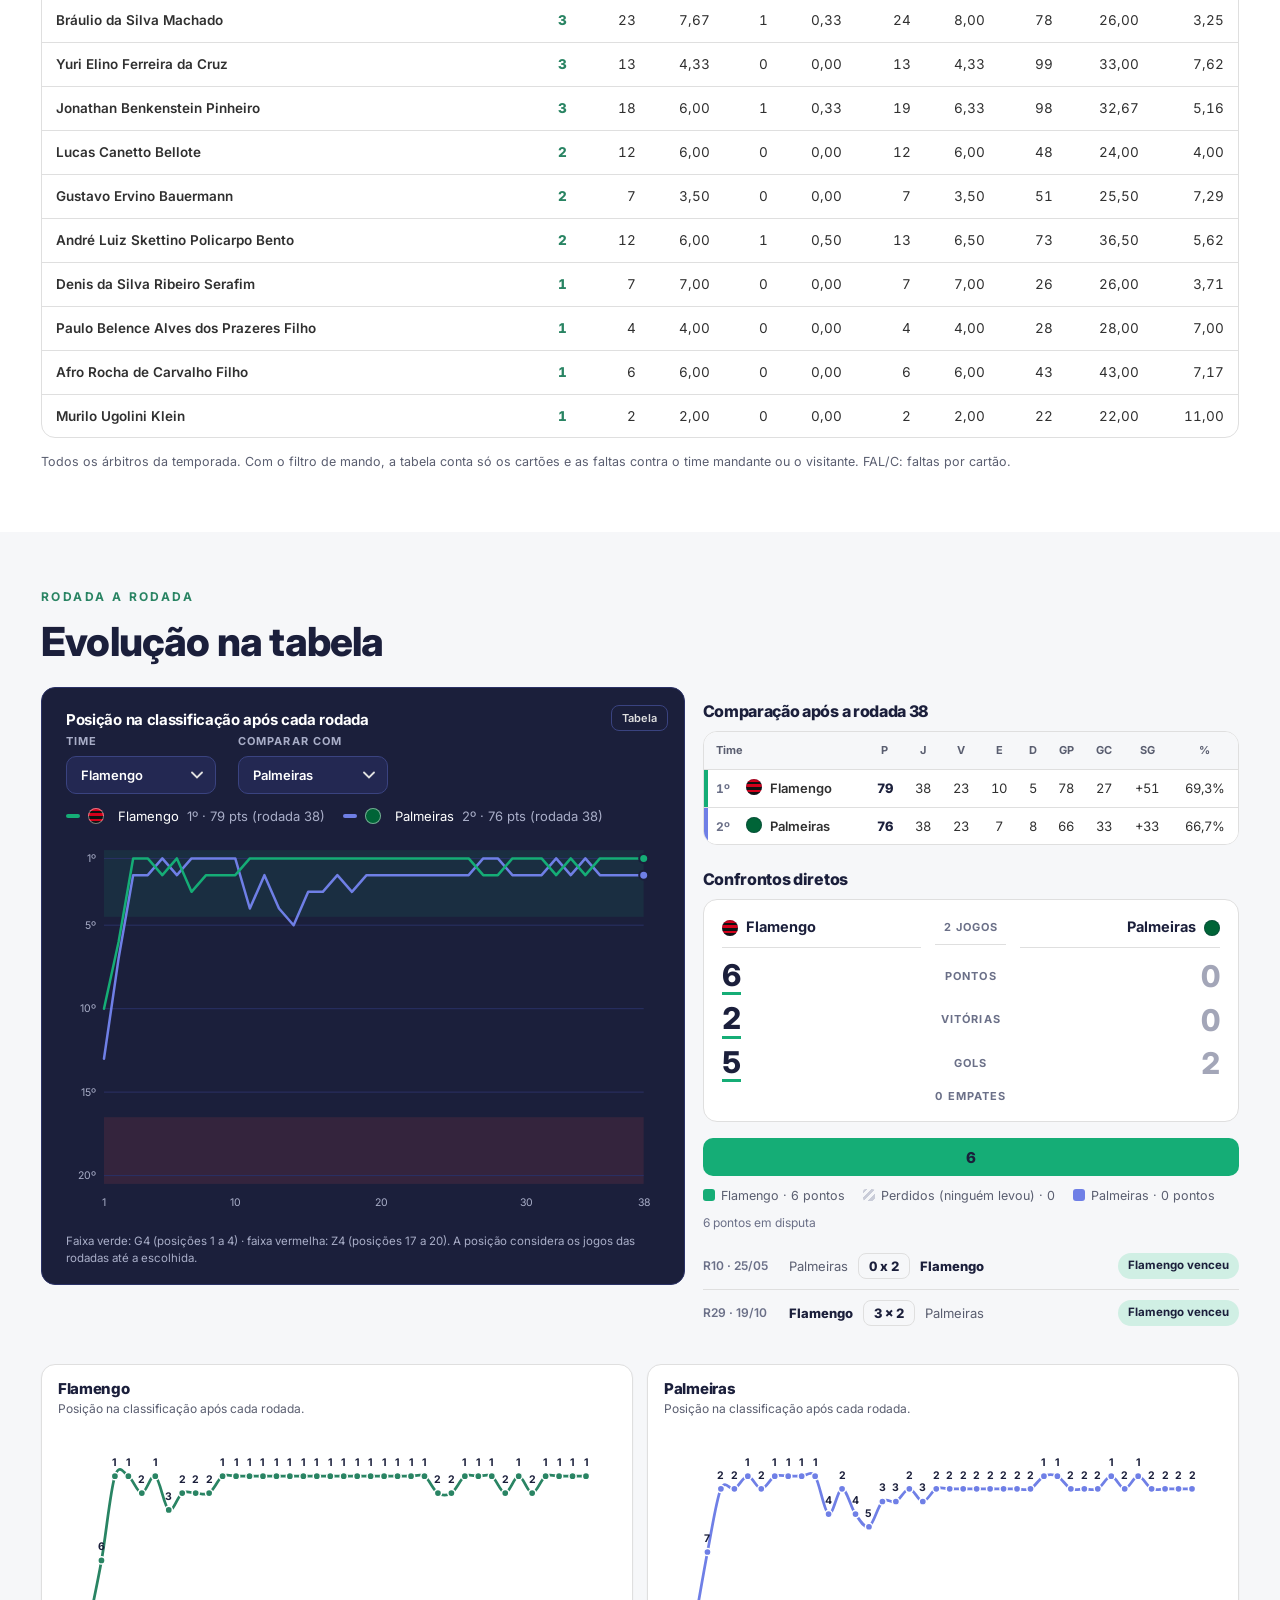
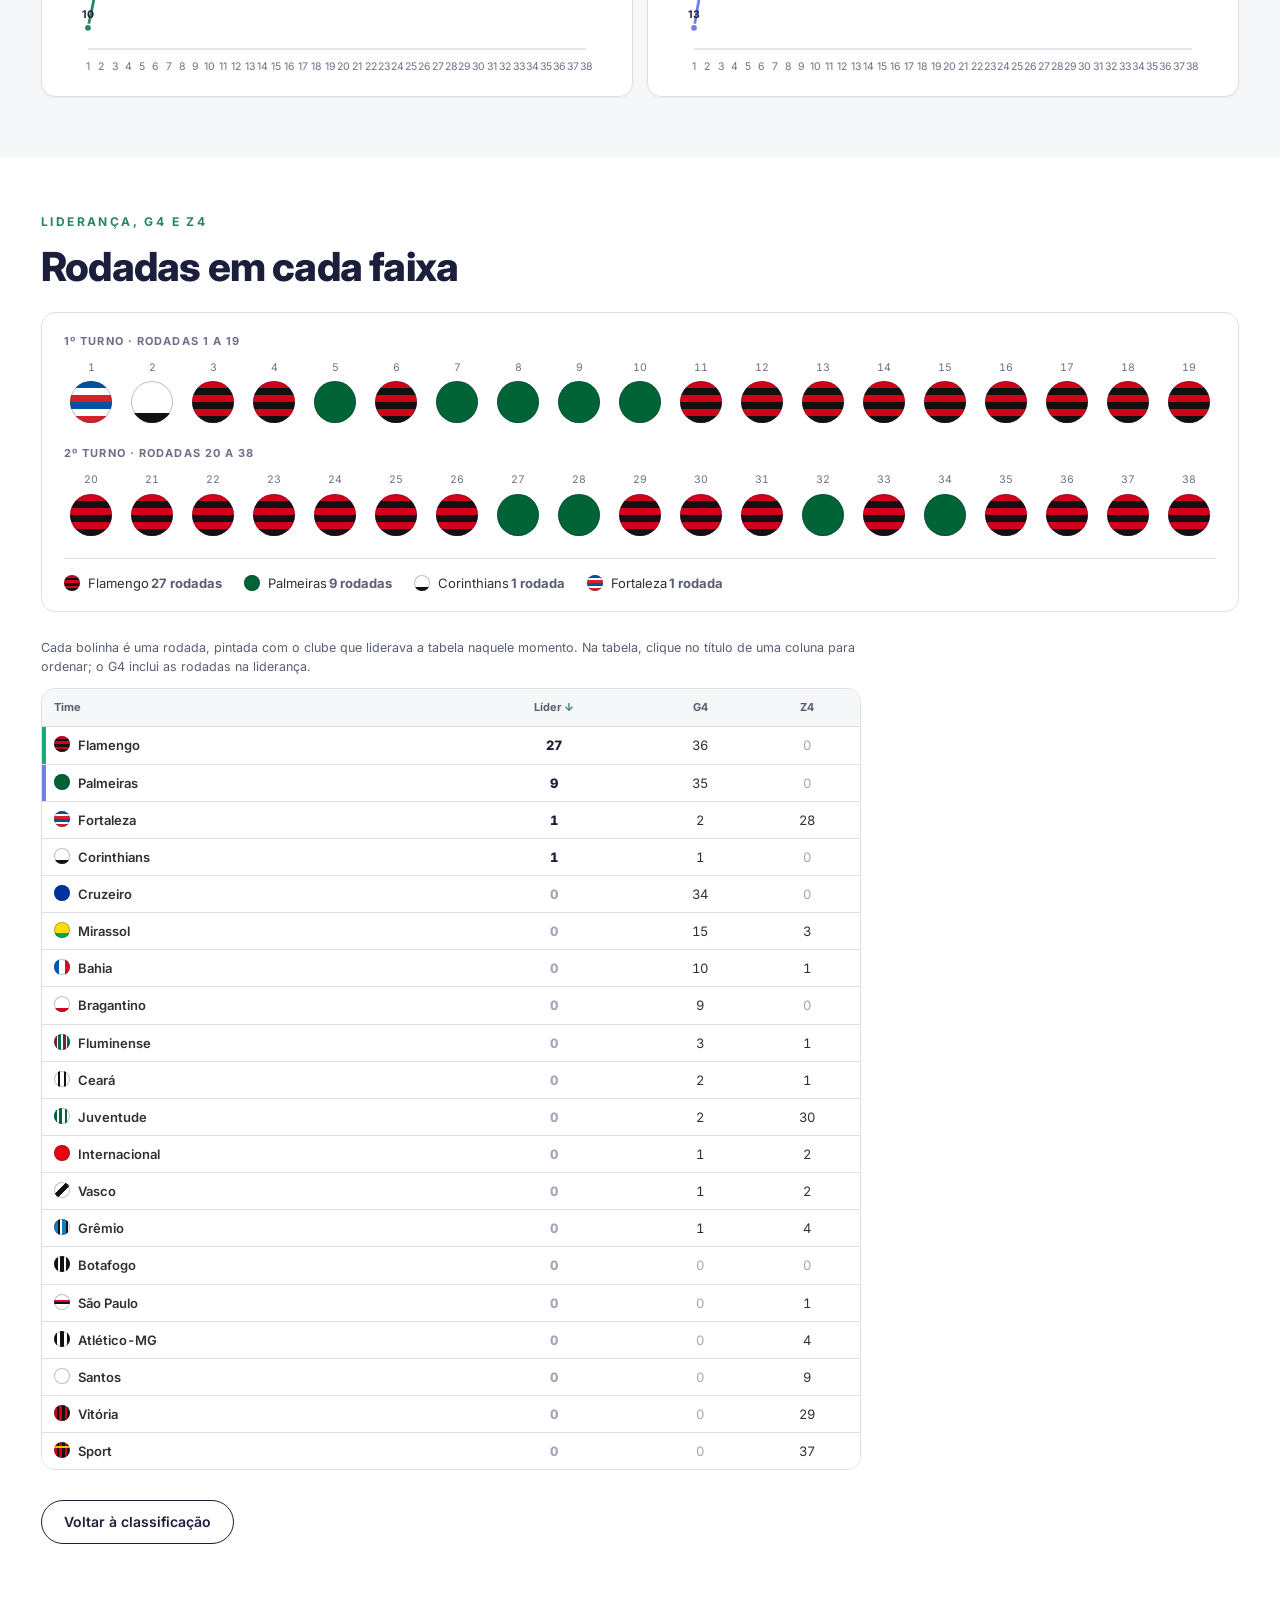
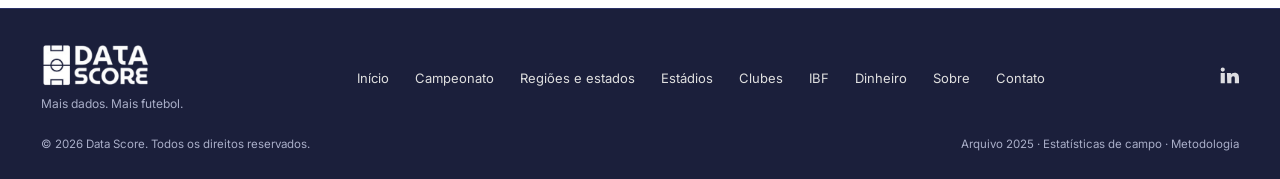
<file: stats.html>
<!doctype html><html lang="pt-BR"><head><meta charset="utf-8"><meta name="viewport" content="width=device-width,initial-scale=1"><title>Stats — Data Score</title><meta name="description" content="Classificação completa, desempenho em campo, arbitragem, evolução de posição e rodadas na liderança, no G4 e no Z4 no Brasileirão 2025."><meta name="theme-color" content="#1B1F3B"><meta property="og:title" content="Stats — Data Score"><meta property="og:description" content="Classificação completa, desempenho em campo, arbitragem, evolução de posição e rodadas na liderança, no G4 e no Z4 no Brasileirão 2025."><meta property="og:type" content="website"><link rel="icon" type="image/png" href="assets/favicon.png"><link rel="apple-touch-icon" href="assets/favicon.png"><link rel="preconnect" href="https://fonts.googleapis.com"><link rel="preconnect" href="https://fonts.gstatic.com" crossorigin><link href="https://fonts.googleapis.com/css2?family=Inter:wght@400;500;600;700;800&display=swap" rel="stylesheet"><link rel="stylesheet" href="assets/style.css?v=202611062330"></head><body><header class="site-header"><div class="wrap"><a class="logo" href="index.html" aria-label="Data Score — início"><img src="assets/logo.png" width="100" height="40" alt="Data Score"></a><nav class="nav" aria-label="Principal"><a href="index.html">Início</a><a href="campeonato.html">Campeonato</a><a href="estados.html">Regiões e estados</a><a href="estadios.html">Estádios</a><a href="clubes.html">Clubes</a><a href="ibf.html">IBF</a><a href="financeiro.html">Dinheiro</a><a href="sobre.html">Sobre</a></nav><button class="burger" type="button" aria-label="Abrir menu" aria-expanded="false">☰</button></div></header><main>
<section class="page-head dark" style="padding-bottom:0"><div class="wrap"><h1>Stats</h1>
<p>Estatísticas detalhadas do Brasileirão Série A 2025: classificação completa, desempenho em campo, arbitragem, posição rodada a rodada e rodadas na liderança, no G4 e no Z4.</p>
<nav class="anchors" aria-label="Seções desta página"><a href="#ov">Painel geral</a><a href="#gols-root">Gols</a><a href="#xs">Classificação completa</a><a href="#pf">Desempenho</a><a href="#gr">Resultados e gols</a><a href="#bf">Contra faixas</a><a href="#ar">Arbitragem</a><a href="#evolucao">Evolução</a><a href="#faixas-sec">Faixas</a></nav></div></section>

<section class="sec alt" style="padding:44px 0 56px"><div class="wrap">
<div class="kicker">Brasileirão 2025</div><h2>Painel geral</h2>
<div id="ov"></div>
<p class="note">As médias por partida somam os dois times. Precisão, conversão e finalizações por gol usam os totais do campeonato.</p>
</div></section>

<section class="sec" id="gols-root" style="padding:56px 0 60px"><div class="wrap">
<div class="kicker">Gols</div><h2>Gols por rodada e rankings</h2>
<div id="gols-rodada"></div>
<h3 class="grp" style="margin-top:34px">Ataques, defesas e gols em jogos</h3>
<div id="gols-rank"></div>
</div></section>

<section class="sec" style="padding:56px 0 56px"><div class="wrap">
<div class="kicker">Tabela</div><h2>Classificação completa</h2>
<div id="xs">
<div class="filters">
<div class="fgroup"><label class="flabel" for="xs-rod">Até a rodada</label><select class="sel" id="xs-rod"></select></div>
<div class="fgroup"><label class="flabel" for="xs-date">Ou até a data</label><div class="datebox"><input class="sel" type="date" id="xs-date"><button type="button" class="lnk" id="xs-date-x" hidden>Limpar</button></div></div>
<div class="fgroup"><span class="flabel">Turno</span><div class="seg" role="group" aria-label="turno" data-xseg="turno"><button type="button" class="on" data-v="todos">Todos</button><button type="button" data-v="1">1º turno</button><button type="button" data-v="2">2º turno</button></div></div><div class="fgroup"><span class="flabel">Mando de campo</span><div class="seg" role="group" aria-label="mando" data-xseg="mando"><button type="button" class="on" data-v="todos">Todos</button><button type="button" data-v="casa">Mandante</button><button type="button" data-v="fora">Visitante</button></div></div>
</div>
<div class="tbl-box"><div class="tbl-scroll"><table class="dt xt"><thead></thead><tbody></tbody></table></div></div>
<p class="note">GP/J, GC/J e GT/J: gols pró, contra e totais por jogo. APV: aproveitamento dos pontos. PTS/J: pontos por jogo. Clique no título de uma coluna para ordenar.</p></div>
</div></section>

<section class="sec alt" style="padding:56px 0 60px"><div class="wrap">
<div class="kicker">Em campo</div><h2>Desempenho por time</h2>
<div id="pf">
<div class="filters"><div class="fgroup"><label class="flabel" for="pf-rod">Até a rodada</label><select class="sel f-rod" id="pf-rod"></select></div><div class="fgroup"><label class="flabel" for="pf-date">Ou até a data</label><div class="datebox"><input class="sel f-date" type="date" id="pf-date"><button type="button" class="lnk f-date-x" hidden>Limpar</button></div></div><div class="fgroup"><span class="flabel">Grupo</span><div class="seg" role="group" aria-label="grupo" data-xseg="grupo"><button type="button" class="on" data-v="ataque">Ataque</button><button type="button" data-v="defesa">Defesa</button><button type="button" data-v="disciplina">Disciplina</button><button type="button" data-v="adversarios">Disciplina dos adversários</button></div></div><div class="fgroup"><span class="flabel">Turno</span><div class="seg" role="group" aria-label="turno" data-xseg="turno"><button type="button" class="on" data-v="todos">Todos</button><button type="button" data-v="1">1º turno</button><button type="button" data-v="2">2º turno</button></div></div><div class="fgroup"><span class="flabel">Mando de campo</span><div class="seg" role="group" aria-label="mando" data-xseg="mando"><button type="button" class="on" data-v="todos">Todos</button><button type="button" data-v="casa">Mandante</button><button type="button" data-v="fora">Visitante</button></div></div></div>
<div class="tbl-box"><div class="tbl-scroll"><table class="dt xt wide"><thead></thead><tbody></tbody></table></div></div>
<p class="note">Ataque: PB posse média · FIN finalizações · CHG chutes a gol · ESC escanteios · PREC chutes a gol ÷ finalizações · CONV gols ÷ finalizações · FIN/G e CHG/G finalizações e chutes a gol para fazer um gol. Defesa: os mesmos números cedidos aos adversários; FIN/G e CHG/G são os necessários para sofrer um gol. Disciplina: FAL faltas cometidas · DES desarmes · CA, CV e CT cartões amarelos, vermelhos e total. Disciplina dos adversários: faltas, desarmes e cartões dos times que enfrentaram o clube. Os filtros de rodada, data, turno e mando valem para todos os grupos.</p></div>
</div></section>

<section class="sec" style="padding:56px 0 60px"><div class="wrap">
<div class="kicker">Gols e resultados</div><h2>Resultados e gols por time</h2>
<div id="gr">
<div class="filters"><div class="fgroup"><label class="flabel" for="gr-rod">Até a rodada</label><select class="sel f-rod" id="gr-rod"></select></div><div class="fgroup"><label class="flabel" for="gr-date">Ou até a data</label><div class="datebox"><input class="sel f-date" type="date" id="gr-date"><button type="button" class="lnk f-date-x" hidden>Limpar</button></div></div><div class="fgroup"><span class="flabel">Grupo</span><div class="seg" role="group" aria-label="grupo" data-xseg="grupo"><button type="button" class="on" data-v="partidas">Partidas</button><button type="button" data-v="marcou">Gols marcados</button><button type="button" data-v="sofreu">Gols sofridos</button><button type="button" data-v="goleadas">Goleadas</button></div></div><div class="fgroup"><span class="flabel">Turno</span><div class="seg" role="group" aria-label="turno" data-xseg="turno"><button type="button" class="on" data-v="todos">Todos</button><button type="button" data-v="1">1º turno</button><button type="button" data-v="2">2º turno</button></div></div><div class="fgroup"><span class="flabel">Mando de campo</span><div class="seg" role="group" aria-label="mando" data-xseg="mando"><button type="button" class="on" data-v="todos">Todos</button><button type="button" data-v="casa">Mandante</button><button type="button" data-v="fora">Visitante</button></div></div></div>
<div class="tbl-box"><div class="tbl-scroll"><table class="dt xt wide"><thead></thead><tbody></tbody></table></div></div>
<p class="note">Passe o mouse sobre um número para ver o percentual dos jogos. Goleada: vitória ou derrota por 3 ou mais gols de diferença. Em Gols marcados e Gols sofridos, "+ de 3" são 4 gols ou mais.</p></div>
</div></section>

<section class="sec alt" style="padding:56px 0 60px"><div class="wrap">
<div class="kicker">Contra quem</div><h2>Desempenho contra faixas da tabela</h2>
<div id="bf">
<div class="filters"><div class="fgroup"><label class="flabel" for="bf-rod">Até a rodada</label><select class="sel f-rod" id="bf-rod"></select></div><div class="fgroup"><label class="flabel" for="bf-date">Ou até a data</label><div class="datebox"><input class="sel f-date" type="date" id="bf-date"><button type="button" class="lnk f-date-x" hidden>Limpar</button></div></div><div class="fgroup"><span class="flabel">Faixa do adversário</span><div class="seg" role="group" aria-label="faixa" data-xseg="faixa"><button type="button" class="on" data-v="0">G4</button><button type="button" data-v="1">Z4</button><button type="button" data-v="2">1ª metade</button><button type="button" data-v="3">2ª metade</button></div></div><div class="fgroup"><span class="flabel">Turno</span><div class="seg" role="group" aria-label="turno" data-xseg="turno"><button type="button" class="on" data-v="todos">Todos</button><button type="button" data-v="1">1º turno</button><button type="button" data-v="2">2º turno</button></div></div><div class="fgroup"><span class="flabel">Mando de campo</span><div class="seg" role="group" aria-label="mando" data-xseg="mando"><button type="button" class="on" data-v="todos">Todos</button><button type="button" data-v="casa">Mandante</button><button type="button" data-v="fora">Visitante</button></div></div></div>
<div class="tbl-box"><div class="tbl-scroll"><table class="dt xt"><thead></thead><tbody></tbody></table></div></div>
<p class="note">Do melhor para o pior aproveitamento. Vale a posição do adversário antes da partida (tabela atualizada até o dia anterior); a rodada 1 fica de fora. G4: 1º ao 4º · Z4: 17º ao 20º · 1ª metade: 1º ao 10º · 2ª metade: 11º ao 20º.</p></div>
</div></section>

<section class="sec" style="padding:56px 0 60px"><div class="wrap">
<div class="kicker">Arbitragem</div><h2>Árbitros</h2>
<div id="ar">
<div class="filters"><div class="fgroup"><label class="flabel" for="ar-rod">Até a rodada</label><select class="sel f-rod" id="ar-rod"></select></div><div class="fgroup"><label class="flabel" for="ar-date">Ou até a data</label><div class="datebox"><input class="sel f-date" type="date" id="ar-date"><button type="button" class="lnk f-date-x" hidden>Limpar</button></div></div><div class="fgroup"><span class="flabel">Turno</span><div class="seg" role="group" aria-label="turno" data-xseg="turno"><button type="button" class="on" data-v="todos">Todos</button><button type="button" data-v="1">1º turno</button><button type="button" data-v="2">2º turno</button></div></div><div class="fgroup"><span class="flabel">Cartões e faltas em jogos do</span><div class="seg" role="group" aria-label="mando" data-xseg="mando"><button type="button" class="on" data-v="todos">Todos</button><button type="button" data-v="casa">Mandante</button><button type="button" data-v="fora">Visitante</button></div></div>
<div class="fgroup"><label class="flabel" for="ar-min">Mínimo de jogos</label><select class="sel f-min" id="ar-min"><option value="1" selected>1</option><option value="5">5</option><option value="10">10</option><option value="15">15</option></select></div></div>
<div class="tbl-box"><div class="tbl-scroll"><table class="dt xt"><thead></thead><tbody></tbody></table></div></div>
<p class="note">Todos os árbitros da temporada. Com o filtro de mando, a tabela conta só os cartões e as faltas contra o time mandante ou o visitante. FAL/C: faltas por cartão.</p></div>
</div></section>

<section class="sec alt" id="evolucao" style="padding:56px 0 60px"><div class="wrap">
<div class="kicker">Rodada a rodada</div>
<h2>Evolução na tabela</h2>
<div class="evo-grid" style="margin-top:22px">
<div class="ccard wide" id="evo"><div class="tools"><button type="button" data-toggle>Tabela</button></div>
<h3>Posição na classificação após cada rodada</h3>
<div class="evo-ctl"><label for="evo-a">Time<select class="sel dk" id="evo-a"></select></label><label for="evo-b">Comparar com<select class="sel dk" id="evo-b"></select></label></div>
<div class="legend" id="evo-leg" aria-live="polite"></div>
<div class="plot"></div><div class="tbl-wrap" hidden></div>
<p class="cf">Faixa verde: G4 (posições 1 a 4) · faixa vermelha: Z4 (posições 17 a 20). A posição considera os jogos das rodadas até a escolhida.</p></div>
<div class="cmp" id="evo-cmp" hidden></div>
</div><div id="evo-pos" style="margin-top:14px"></div></div></section>

<section class="sec" id="faixas-sec" style="padding:56px 0 64px"><div class="wrap">
<div class="kicker">Liderança, G4 e Z4</div>
<h2>Rodadas em cada faixa</h2>
<div class="lead" id="lead">
<div class="lt2">1º turno · rodadas 1 a 19</div><div class="lrow" data-lrow="0"></div>
<div class="lt2">2º turno · rodadas 20 a 38</div><div class="lrow" data-lrow="1"></div>
<div class="llegend" aria-label="Rodadas na liderança por clube"></div></div>
<div class="side" id="faixas"><p class="note" style="margin:0 0 12px">Cada bolinha é uma rodada, pintada com o clube que liderava a tabela naquele momento. Na tabela, clique no título de uma coluna para ordenar; o G4 inclui as rodadas na liderança.</p>
<div class="tbl-box"><div class="tbl-scroll"><table class="lt"><thead><tr><th>Time</th><th title="Rodadas na liderança (1º lugar)">Líder</th><th title="Rodadas no G4 (1º ao 4º)">G4</th><th title="Rodadas no Z4 (17º ao 20º)">Z4</th></tr></thead><tbody></tbody></table></div></div></div>
<p class="cta" style="text-align:left"><a class="btn btn-outline" href="index.html">Voltar à classificação</a></p>
</div></section>

</main><footer class="site-footer"><div class="wrap"><div class="foot-top"><div><a class="logo" href="index.html" aria-label="Data Score — início"><img src="assets/logo.png" width="100" height="40" alt="Data Score"></a><div class="tag">Mais dados. Mais futebol.</div></div><nav class="foot-nav" aria-label="Rodapé"><a href="index.html">Início</a><a href="campeonato.html">Campeonato</a><a href="estados.html">Regiões e estados</a><a href="estadios.html">Estádios</a><a href="clubes.html">Clubes</a><a href="ibf.html">IBF</a><a href="financeiro.html">Dinheiro</a><a href="sobre.html">Sobre</a><a href="contato.html">Contato</a></nav><div class="foot-soc"><a href="https://www.linkedin.com/in/jvictorarj" target="_blank" rel="noopener" aria-label="LinkedIn"><svg viewBox="0 0 24 24" fill="currentColor" aria-hidden="true"><path d="M4.500 3A2.500 2.500 0 1 0 4.500 8 2.500 2.500 0 0 0 4.500 3zM2 9.500h5V22H2zM9.500 9.500h4.800v1.800h.1c.7-1.200 2.300-2.100 4.200-2.100 4.500 0 5.400 2.900 5.400 6.700V22h-5v-5.500c0-1.400 0-3.100-1.900-3.100s-2.200 1.500-2.200 3V22h-5z"/></svg></a></div></div><div class="foot-bot"><span>© 2026 Data Score. Todos os direitos reservados.</span><span><a href="stats.html">Arquivo 2025 · Estatísticas de campo</a> · <a href="metodologia.html">Metodologia</a></span></div></div></footer><script src="assets/charts.js?v=202611062330"></script><script src="assets/data.js?v=202611062330"></script><script src="assets/analises-data.js?v=202611062330"></script><script src="assets/app.js?v=202611062330"></script><script src="assets/analises.js?v=202611062330"></script></body></html>
</file>
<file: assets/style.css>
/* Data Score — paleta da marca */
:root{
  --green:#15AD76;      /* verde principal */
  --green-2:#298463;    /* verde escuro (logo) */
  --green-ink:#298463;  /* verde legível sobre fundo claro */
  --blue:#2D3776;       /* azul da marca */
  --blue-hi:#6F7FE6;    /* azul claro p/ gráficos sobre fundo escuro */
  --off:#F6F7F9;        /* fundos, seções */
  --gray:#A9AEC8;       /* texto secundário sobre fundo escuro */
  --gray-ink:#6B7088;   /* texto secundário sobre fundo claro */
  --ink:#1B1F3B;        /* header, rodapé */
  --ink-2:#151833;
  --card-dark:#1B1F3B;
  --line:#DFDFDF;
  --line-dark:#2A3166;
  --text:#303030;
  --text-2:#5A5E70;
  --mark-green:#15AD76; /* marcas de gráfico (validado sobre --card-dark) */
  --mark-blue:#6F7FE6;
  --radius:14px;
  --max:1760px;
}
*{box-sizing:border-box}
html{scroll-behavior:smooth}
body{margin:0;font-family:'Inter',system-ui,-apple-system,Segoe UI,Roboto,sans-serif;color:var(--text);background:#fff;line-height:1.55;-webkit-font-smoothing:antialiased}
a{color:inherit;text-decoration:none}
img,svg{max-width:100%}
.wrap{max-width:var(--max);margin:0 auto;padding:0 clamp(18px,3.2vw,64px)}
h1,h2,h3{line-height:1.12;letter-spacing:-.02em;margin:0;color:var(--ink)}
.hero h1,.hero h2,.dark h1,.dark h2,.dark h3,.page-head.dark h1,.ccard h3,.site-footer h3{color:#fff}
p{margin:0}

/* ---------- Header ---------- */
.site-header{background:var(--ink);color:#fff;position:sticky;top:0;z-index:30;border-bottom:1px solid rgba(255,255,255,.06)}
.site-header .wrap{display:flex;align-items:center;justify-content:space-between;height:72px;gap:24px}
.logo{display:flex;align-items:center}
.logo img{height:40px;width:auto;display:block}
.nav{display:flex;gap:30px;font-size:14px;font-weight:500}
.nav a{color:#DFDFDF;padding:26px 0 22px;border-bottom:2px solid transparent;transition:color .15s}
.nav a:hover{color:#fff}
.nav a.on{color:#fff;border-bottom-color:var(--green)}
.btn-repo{display:inline-flex;align-items:center;gap:8px;border:1px solid rgba(255,255,255,.35);border-radius:999px;padding:10px 18px;font-size:13px;font-weight:600;color:#fff;transition:background .15s}
.btn-repo:hover{background:rgba(255,255,255,.08)}
.btn-repo svg{width:18px;height:18px}
.burger{display:none;background:none;border:1px solid rgba(255,255,255,.3);border-radius:10px;color:#fff;width:42px;height:42px;font-size:20px;cursor:pointer}

/* ---------- Buttons ---------- */
.btn{display:inline-flex;align-items:center;gap:10px;padding:14px 26px;border-radius:999px;font-weight:600;font-size:15px;border:1px solid transparent;cursor:pointer;transition:transform .15s,background .15s}
.btn:hover{transform:translateY(-1px)}
.btn-primary{background:var(--green);color:var(--ink)}
.btn-primary:hover{background:#1FC389}
.btn-ghost{border-color:rgba(255,255,255,.55);color:#fff}
.btn-ghost:hover{background:rgba(255,255,255,.08)}
.btn-outline{border-color:var(--ink);color:var(--ink);padding:10px 22px;font-size:14px}
.btn-outline:hover{background:var(--ink);color:#fff}

/* ---------- Hero ---------- */
.hero{background:radial-gradient(1200px 500px at 85% 40%,rgba(21,173,118,.18),transparent 60%),linear-gradient(180deg,#151833,#1B1F3B);color:#fff;overflow:hidden}
.hero .wrap{display:grid;grid-template-columns:1.05fr 1fr;gap:32px;align-items:center;min-height:440px;padding-top:40px;padding-bottom:40px}
.eyebrow{font-size:12px;font-weight:700;letter-spacing:.22em;text-transform:uppercase;color:var(--green);margin-bottom:22px}
.hero h1{font-size:clamp(40px,6vw,68px);font-weight:800;margin-bottom:24px}
.hero h1 em{font-style:normal;color:var(--green)}
.hero p.lead{color:#DFDFDF;font-size:17px;max-width:520px;margin-bottom:30px}
.hero .cta{display:flex;gap:14px;flex-wrap:wrap}
.hero-art{position:relative}
.hero-art svg{width:100%;height:auto;display:block}
.hero-badge{position:absolute;top:8%;right:6%;border:1px solid rgba(21,173,118,.7);border-radius:10px;padding:12px 16px;background:rgba(27,31,59,.75);backdrop-filter:blur(6px);font-size:11px;font-weight:700;letter-spacing:.12em;line-height:1.5}
.hero-badge span{color:var(--green);display:block;font-weight:600}

/* ---------- Seções ---------- */
.sec{padding:84px 0}
.sec.alt{background:var(--off)}
.sec.dark{background:var(--ink-2);color:#fff}
.kicker{font-size:12px;font-weight:700;letter-spacing:.2em;text-transform:uppercase;color:var(--green-ink);margin-bottom:14px}
.dark .kicker{color:var(--green)}
.sec h2{font-size:clamp(28px,3.6vw,40px);font-weight:800;margin-bottom:18px}
.sec h2 em{font-style:normal;color:var(--green-ink)}
.sec p.sub{color:var(--text-2);max-width:560px}
.dark p.sub{color:var(--gray)}
.split{display:grid;grid-template-columns:1fr 1fr;gap:56px;align-items:center}
.feats{display:grid;grid-template-columns:repeat(3,1fr);gap:0;margin-top:36px}
.feats>div{padding:0 22px;border-left:1px solid var(--line)}
.feats>div:first-child{padding-left:0;border-left:0}
.feats svg{width:34px;height:34px;color:var(--green-ink);margin-bottom:10px}
.feats b{display:block;font-size:14px;font-weight:600}
.stats{display:grid;grid-template-columns:1fr 1fr;border:1px solid var(--line);border-radius:var(--radius);background:var(--off)}
.stat{padding:30px 28px}
.stat:nth-child(odd){border-right:1px solid var(--line)}
.stat:nth-child(-n+2){border-bottom:1px solid var(--line)}
.stat .n{font-size:34px;font-weight:800;color:var(--blue);letter-spacing:-.02em;font-variant-numeric:tabular-nums}
.stat .l{color:var(--text-2);font-size:14px}
.stats-note{grid-column:1/-1;border-top:1px solid var(--line);padding:14px 28px;font-size:12px;color:var(--gray-ink)}

/* cards "o que você encontra" */
.find{display:grid;grid-template-columns:1fr 2.2fr;gap:48px;align-items:center}
.cards4{display:grid;grid-template-columns:repeat(4,1fr);gap:14px}
.mini{background:#fff;border:1px solid var(--line);border-radius:var(--radius);padding:22px 18px;box-shadow:0 1px 2px rgba(27,31,59,.05)}
.mini svg{width:30px;height:30px;color:var(--blue);margin-bottom:12px}
.mini h3{font-size:15px;font-weight:700;margin-bottom:8px}
.mini p{font-size:12.5px;color:var(--text-2);line-height:1.5}

/* ---------- Charts (superfície escura) ---------- */
.chart-grid{display:grid;grid-template-columns:repeat(3,1fr);gap:16px;margin-top:34px}
.chart-grid.two{grid-template-columns:repeat(2,1fr)}
.ccard{background:var(--card-dark);border:1px solid var(--line-dark);border-radius:var(--radius);padding:20px 20px 16px;color:#fff;position:relative;min-width:0}
.ccard h3{font-size:15px;font-weight:700;margin-bottom:4px;padding-right:84px}
.ccard .cs{font-size:12.5px;color:var(--gray);margin-bottom:14px;min-height:36px}
.ccard .cf{font-size:11.5px;color:var(--gray);margin-top:10px;line-height:1.45}
.ccard .tools{position:absolute;top:16px;right:16px}
.ccard .tools button{background:transparent;border:1px solid #3A4380;color:#DFDFDF;border-radius:8px;font:600 11px 'Inter',sans-serif;padding:5px 10px;cursor:pointer}
.ccard .tools button:hover{border-color:#8B96E0;color:#fff}
.ccard svg text{font-family:'Inter',sans-serif}
.ccard table{width:100%;border-collapse:collapse;font-size:12px;color:#DFDFDF}
.ccard th,.ccard td{padding:6px 8px;border-bottom:1px solid var(--line-dark);text-align:right}
.ccard th:first-child,.ccard td:first-child{text-align:left}
.ccard th{color:var(--gray);font-weight:600}
.ccard .tbl-wrap{max-height:330px;overflow:auto}
.tip{position:fixed;pointer-events:none;z-index:60;background:#101328;border:1px solid #3A4380;border-radius:10px;padding:9px 12px;font-size:12px;color:#DFDFDF;box-shadow:0 8px 24px rgba(0,0,0,.35);opacity:0;transition:opacity .08s;max-width:240px}
.tip.on{opacity:1}
.tip .tv{font-size:15px;font-weight:700;color:#fff;font-variant-numeric:tabular-nums}
.tip .tl{color:#DFDFDF}
.tip .ts{color:var(--gray);font-size:11px;margin-top:2px}
.bar-hit:focus{outline:none}
.bar-hit:focus-visible+rect,.bar-hit:focus-visible{stroke:#fff;stroke-width:1.5px}

/* ---------- Páginas internas ---------- */
.page-head{padding:54px 0 44px}
.page-head.green{background:#E6F4EE}
.page-head.dark{background:var(--ink);color:#fff}
.page-head h1{font-size:clamp(32px,4vw,44px);font-weight:800;margin-bottom:10px}
.page-head p{max-width:620px;color:var(--text-2);font-size:15px}
.page-head.dark p{color:#DFDFDF}
.tabs{display:flex;gap:6px;flex-wrap:wrap;margin:28px 0 8px}
.tab{border:0;background:transparent;font:600 13px 'Inter',sans-serif;color:var(--text-2);padding:9px 18px;border-radius:8px;cursor:pointer}
.tab:hover{background:rgba(27,31,59,.06)}
.tab.on{background:var(--green);color:var(--ink)}
.page-head.dark .tab{color:#DFDFDF}
.page-head.dark .tab.on{background:transparent;color:#fff;box-shadow:inset 0 -2px 0 var(--green);border-radius:0}

/* tabela de clubes */
.tbl-box{border:1px solid var(--line);border-radius:var(--radius);overflow:hidden;background:#fff}
.tbl-scroll{overflow:auto}
table.dt{width:100%;border-collapse:collapse;font-size:13.5px;min-width:760px}
table.dt th{background:var(--off);color:var(--text-2);font-weight:600;font-size:12px;text-align:right;padding:12px 14px;border-bottom:1px solid var(--line);white-space:nowrap;cursor:pointer;user-select:none}
table.dt th:first-child,table.dt td:first-child{text-align:left}
table.dt td{padding:11px 14px;border-bottom:1px solid var(--line);text-align:right;font-variant-numeric:tabular-nums}
table.dt tr:last-child td{border-bottom:0}
table.dt td:first-child{font-weight:600}
table.dt th.s::after{content:' ↓';color:var(--green-ink)}
table.dt th.s.asc::after{content:' ↑'}
table.dt td.neg{color:#B91C1C}
.pill{display:inline-block;font-size:11px;font-weight:700;background:#DDF2EA;color:var(--green-ink);padding:2px 8px;border-radius:999px}

.lic{display:flex;align-items:center;gap:20px;border:1px solid #BFE5D6;background:#EEF8F4;border-radius:var(--radius);padding:22px 26px;margin-top:28px}
.lic svg{width:40px;height:40px;color:var(--green-ink);flex:none}
.lic b{display:block;font-size:15px;margin-bottom:2px}
.lic span{font-size:13px;color:var(--text-2)}
.lic .btn{margin-left:auto;flex:none}
.note{font-size:12.5px;color:var(--text-2);margin-top:14px}

/* texto corrido */
.prose{max-width:760px}
.prose h2{font-size:24px;margin:38px 0 10px}
.prose p,.prose li{color:var(--text-2);font-size:15.5px}
.prose ul{padding-left:20px}
.prose code{background:var(--off);border:1px solid var(--line);border-radius:6px;padding:1px 6px;font-size:13px}
.trio{display:grid;grid-template-columns:repeat(3,1fr);gap:18px;margin-top:34px}
.trio .mini svg{color:var(--green-ink)}
.steps{display:grid;grid-template-columns:repeat(4,1fr);gap:14px;margin-top:26px}
.step{border:1px solid var(--line);border-radius:var(--radius);padding:20px;background:#fff}
.step i{display:inline-grid;place-items:center;width:28px;height:28px;border-radius:50%;background:var(--green);color:var(--ink);font-style:normal;font-weight:800;font-size:13px;margin-bottom:12px}
.step b{display:block;margin-bottom:6px}
.step p{font-size:13px;color:var(--text-2)}
.defs{width:100%;border-collapse:collapse;margin-top:14px;font-size:14px}
.defs td{padding:11px 14px;border-bottom:1px solid var(--line);vertical-align:top}
.defs td:first-child{font-weight:600;white-space:nowrap;width:190px}
.defs td:last-child{color:var(--text-2)}
.contact-cards{display:grid;grid-template-columns:repeat(2,1fr);gap:18px;margin-top:30px;max-width:820px}
.contact-cards a.mini{display:block;transition:border-color .15s,transform .15s}
.contact-cards a.mini:hover{border-color:var(--green);transform:translateY(-2px)}
.contact-cards .mini h3{font-size:17px}
.contact-cards .mini p{font-size:14px}

/* ---------- Footer ---------- */
.site-footer{background:var(--ink);color:#fff;padding:34px 0 26px;border-top:1px solid var(--line-dark)}
.site-footer .wrap{display:flex;flex-direction:column;gap:22px}
.foot-top{display:flex;align-items:center;justify-content:space-between;gap:24px;flex-wrap:wrap}
.foot-nav{display:flex;gap:26px;font-size:13px;color:#DFDFDF;flex-wrap:wrap}
.foot-nav a:hover{color:var(--green)}
.foot-soc{display:flex;gap:16px}
.foot-soc a{opacity:.85}.foot-soc a:hover{opacity:1;color:var(--green)}
.foot-soc svg{width:20px;height:20px}
.foot-bot{display:flex;justify-content:space-between;font-size:11.5px;color:var(--gray);flex-wrap:wrap;gap:8px}
.tag{font-size:12px;color:var(--gray);margin-top:8px}

/* ---------- Responsivo ---------- */
@media(max-width:980px){
  .hero .wrap,.split,.find{grid-template-columns:1fr}
  .hero .wrap{min-height:0}
  .cards4{grid-template-columns:repeat(2,1fr)}
  .chart-grid,.chart-grid.two{grid-template-columns:1fr}
  .steps{grid-template-columns:repeat(2,1fr)}
  .trio{grid-template-columns:1fr}
}
@media(max-width:860px){
  .burger{display:block}
  .nav{display:none;position:absolute;left:0;right:0;top:72px;background:var(--ink);flex-direction:column;gap:0;padding:8px 24px 16px;border-bottom:1px solid var(--line-dark)}
  .nav.open{display:flex}
  .nav a{padding:14px 0;border-bottom:1px solid var(--line-dark)}
  .nav a.on{border-bottom-color:var(--green)}
  .btn-repo span{display:none}
  .btn-repo{padding:10px}
}
@media(max-width:560px){
  .wrap{padding:0 18px}
  .sec{padding:60px 0}
  .feats{grid-template-columns:1fr;gap:18px}
  .feats>div{border-left:0;padding:0}
  .cards4,.contact-cards,.steps{grid-template-columns:1fr}
  .lic{flex-direction:column;align-items:flex-start}
  .lic .btn{margin-left:0}
  .stat .n{font-size:28px}
}
@media (prefers-reduced-motion:reduce){*{transition:none!important;scroll-behavior:auto!important}}
.steps.s3{grid-template-columns:repeat(3,1fr)}
.defs{display:block;overflow-x:auto}
@media(max-width:980px){.steps.s3{grid-template-columns:1fr}}
@media(max-width:560px){.defs td:first-child{white-space:normal;width:auto}.tabs{gap:2px}.tab{padding:8px 12px}}

/* =====================  v2: classificação, evolução, dados  ===================== */
.hero h1 em{color:var(--green)}
.logo img{max-width:100%}
.site-footer .logo img{height:44px}

/* controles */
.filters{display:flex;flex-wrap:wrap;gap:18px 28px;align-items:flex-end;margin:22px 0 18px}
.fgroup{display:flex;flex-direction:column;gap:6px}
.flabel{font-size:11px;font-weight:700;letter-spacing:.1em;text-transform:uppercase;color:var(--gray-ink)}
.seg{display:inline-flex;background:#fff;border:1px solid var(--line);border-radius:10px;padding:3px;gap:2px;flex-wrap:wrap}
.seg button{border:0;background:transparent;font:600 13px 'Inter',sans-serif;color:var(--text-2);padding:8px 14px;border-radius:7px;cursor:pointer;white-space:nowrap}
.seg button:hover{background:var(--off)}
.seg button.on{background:var(--ink);color:#fff}
.seg button:focus-visible,.sel:focus-visible,.tab:focus-visible,.dt th:focus-visible{outline:2px solid var(--green);outline-offset:2px}
.seg.dk{background:transparent;border-color:#3A4380}
.seg.dk button{color:var(--gray)}
.seg.dk button:hover{background:rgba(255,255,255,.06);color:#fff}
.seg.dk button.on{background:var(--green);color:var(--ink)}
.sel{appearance:none;-webkit-appearance:none;background:#fff url("data:image/svg+xml,%3Csvg xmlns='http://www.w3.org/2000/svg' width='12' height='8' viewBox='0 0 12 8'%3E%3Cpath d='M1 1.500l5 5 5-5' fill='none' stroke='%231B1F3B' stroke-width='1.800' stroke-linecap='round'/%3E%3C/svg%3E") no-repeat right 12px center;border:1px solid var(--line);border-radius:10px;font:600 13px 'Inter',sans-serif;color:var(--ink);padding:10px 34px 10px 14px;min-width:150px;cursor:pointer}
.sel.dk{background-color:#232852;border-color:#3A4380;color:#fff;background-image:url("data:image/svg+xml,%3Csvg xmlns='http://www.w3.org/2000/svg' width='12' height='8' viewBox='0 0 12 8'%3E%3Cpath d='M1 1.500l5 5 5-5' fill='none' stroke='%23DFDFDF' stroke-width='1.800' stroke-linecap='round'/%3E%3C/svg%3E")}

/* classificação */
.st-wrap{position:relative}
table.st{width:100%;border-collapse:separate;border-spacing:0;font-size:14px;min-width:680px;font-variant-numeric:tabular-nums}
table.st th{background:var(--off);color:var(--text-2);font-weight:700;font-size:12px;text-align:right;padding:12px 12px;border-bottom:1px solid var(--line);white-space:nowrap}
table.st td{padding:11px 12px;border-bottom:1px solid var(--line);text-align:right;background:#fff}
table.st tr:last-child td{border-bottom:0}
table.st th:first-child,table.st td:first-child{text-align:left;position:sticky;left:0;z-index:1}
table.st td:first-child{font-weight:600;min-width:200px;border-left:4px solid transparent}
table.st .pos{color:var(--gray-ink);font-weight:700;display:inline-block;min-width:30px}
table.st td.p{font-weight:800;color:var(--ink)}
table.st td.sgp{color:var(--green-2)}table.st td.sgn{color:#B4323A}
table.st tr.g4 td:first-child{border-left-color:var(--green)}
table.st tr.z4 td:first-child{border-left-color:#D2484F}
table.st tbody tr:hover td{background:#F6F7F9}
.zleg{display:flex;gap:18px;flex-wrap:wrap;font-size:12.5px;color:var(--text-2);margin-top:12px;align-items:center}
.zleg i{display:inline-block;width:12px;height:12px;border-radius:3px;margin-right:6px;vertical-align:-1px}

/* evolução */
.evo-ctl{display:flex;flex-wrap:wrap;gap:14px 22px;margin:4px 0 12px}
.evo-ctl label{display:flex;flex-direction:column;gap:6px;font-size:11px;font-weight:700;letter-spacing:.1em;text-transform:uppercase;color:var(--gray)}
.legend{display:flex;flex-wrap:wrap;gap:6px 22px;font-size:13px;color:#fff;margin-bottom:8px;min-height:20px}
.legend span{display:inline-flex;align-items:center;gap:8px}
.legend i{display:inline-block;width:14px;height:4px;border-radius:2px}
.legend em{font-style:normal;color:var(--gray)}
.ccard.wide{padding:24px 24px 18px}

/* dados: cabeçalho e grupos */
.page-head.dark{padding-bottom:0}
.gtabs{display:flex;gap:4px;flex-wrap:wrap;margin:26px 0 0;border-bottom:1px solid rgba(255,255,255,.14)}
.gtab{border:0;background:transparent;font:600 14px 'Inter',sans-serif;color:var(--gray);padding:14px 20px 13px;cursor:pointer;border-bottom:3px solid transparent;margin-bottom:-1px;display:inline-flex;gap:8px;align-items:center}
.gtab:hover{color:#fff}
.gtab.on{color:#fff;border-bottom-color:var(--green)}
.gtab small{font-size:10px;font-weight:700;letter-spacing:.06em;text-transform:uppercase;background:rgba(255,255,255,.1);color:var(--gray);padding:2px 7px;border-radius:999px}
.gtab:focus-visible{outline:2px solid var(--green);outline-offset:-2px}
.soon{border:1px dashed #B8BBCB;border-radius:var(--radius);padding:48px 28px;text-align:center;color:var(--text-2);background:var(--off)}
.soon b{display:block;font-size:18px;color:var(--ink);margin-bottom:6px}

/* painel de indicadores */
.kpis{display:grid;grid-template-columns:repeat(5,1fr);gap:14px;margin-top:0}
.kpi{background:#fff;border:1px solid var(--line);border-radius:var(--radius);padding:20px 20px 18px;box-shadow:0 1px 2px rgba(27,31,59,.05);position:relative;overflow:hidden}
.kpi::before{content:'';position:absolute;left:0;top:0;bottom:0;width:4px;background:var(--green)}
.kpi:nth-child(even)::before{background:var(--blue)}
.kpi .kl{font-size:11px;font-weight:800;letter-spacing:.1em;text-transform:uppercase;color:var(--text-2)}
.kpi .kv{font-size:30px;font-weight:800;color:var(--ink);letter-spacing:-.02em;margin:8px 0 4px;font-variant-numeric:tabular-nums;line-height:1.1;white-space:nowrap}
.kpi .kv small{font-size:15px;font-weight:700;margin-right:2px;color:var(--text-2)}
.kpi .ks{font-size:12px;color:var(--gray-ink);line-height:1.4}
.kpis-wrap{margin-top:-1px;padding-top:34px}

/* sub-abas */
.subtabs{margin:34px 0 20px;display:flex;flex-wrap:wrap;gap:14px;align-items:center;justify-content:space-between}
.subtabs h2{font-size:26px;margin:0}
.xp .ccard{padding:20px 22px 18px}
.xp .xhead{display:flex;flex-wrap:wrap;gap:14px;align-items:flex-start;justify-content:space-between;margin-bottom:10px}
.xp .xhead h3{font-size:16px;margin-bottom:4px}
.xp .cs{min-height:0;margin-bottom:0}
.xp .tbl-box{margin-top:18px}
table.dt th[data-num]{text-align:right}
table.dt td.hl{font-weight:800;color:var(--green-2)}
table.dt.tops td:nth-child(2){text-align:left;font-weight:600}
table.dt.tops th:nth-child(2),table.dt.tops th:nth-child(4),table.dt.tops td:nth-child(4){text-align:left}
table.dt.tops td:first-child,table.dt.tops th:first-child{text-align:center;width:44px;color:var(--gray-ink)}
.ctitle{font-size:13px;color:var(--gray-ink);margin:0 0 8px}

@media(max-width:1060px){.kpis{grid-template-columns:repeat(3,1fr)}}
@media(max-width:720px){.kpis{grid-template-columns:repeat(2,1fr)}.kpi .kv{font-size:24px}}
@media(max-width:560px){
  .kpis{grid-template-columns:1fr 1fr;gap:10px}.kpi{padding:16px 14px}.kpi .kv{font-size:21px}
  .seg button{padding:8px 11px}
  .gtab{padding:12px 12px 11px;font-size:13px}
  .filters{gap:14px 18px}.sel{min-width:130px}
  table.st td:first-child{min-width:150px}
  .logo img{height:32px}
}
.sr{position:absolute;width:1px;height:1px;overflow:hidden;clip:rect(0 0 0 0);white-space:nowrap}

/* v3: tabela mais compacta e centralizada, bolinhas de cor, cards de ataque/defesa */
table.st{font-size:13px;min-width:600px}
table.st th{font-size:11px;padding:10px 8px;text-align:center}
table.st td{padding:8px 8px;text-align:center}
table.st th:first-child,table.st td:first-child{text-align:left}
table.st td:first-child{min-width:190px;padding-left:12px}
table.st .pos{min-width:24px;font-size:12px}
.tdot{display:inline-block;width:14px;height:14px;border-radius:50%;box-shadow:inset 0 0 0 1px rgba(27,31,59,.28);vertical-align:-2px;margin-right:8px;flex:none}
.legend .tdot{box-shadow:inset 0 0 0 1px rgba(255,255,255,.45);margin-right:6px;vertical-align:-2px}
.kv .tdot{width:18px;height:18px;margin-right:8px;vertical-align:-1px}
.kpis.two{grid-template-columns:repeat(2,minmax(0,1fr));max-width:680px;margin:22px 0 0}
.kpis.two .kv{font-size:24px;white-space:normal}
@media(max-width:560px){.kpis.two{grid-template-columns:1fr}.kpis.two .kv{font-size:21px}table.st td:first-child{min-width:150px}}

/* v4: top 3, data, forma, evolução com painel lateral e comparação */
.tdot{width:16px;height:16px;background-clip:padding-box}
.top3{display:grid;grid-template-columns:repeat(2,minmax(0,1fr));gap:12px 40px;max-width:760px;margin:24px 0 4px}
.top3 ol{list-style:none;margin:8px 0 0;padding:0}
.top3 li{display:flex;align-items:center;gap:0;padding:7px 0;border-bottom:1px solid var(--line);font-size:14px}
.top3 li:last-child{border-bottom:0}
.top3 .rk{width:22px;font-weight:700;color:var(--gray-ink);font-size:13px;flex:none}
.top3 b{font-weight:700;color:var(--ink)}
.top3 .m{margin-left:auto;padding-left:12px;color:var(--text-2);font-size:12.5px;white-space:nowrap}
.datebox{display:flex;align-items:center;gap:10px}
.datebox input.sel{background-image:none;padding:9px 12px;min-width:160px;font-family:'Inter',sans-serif}
.lnk{background:none;border:0;color:var(--green-ink);font:600 13px 'Inter',sans-serif;cursor:pointer;text-decoration:underline;padding:4px}
.form{display:inline-flex;gap:4px;align-items:center;vertical-align:middle}
.fd{display:inline-block;width:11px;height:11px;border-radius:50%;background:#B8BBCB}
.fd.w{background:var(--green)}.fd.l{background:#D2484F}.fd.e{background:#A3A6B8}
.fd.n{background:transparent;box-shadow:inset 0 0 0 1.5px #DFDFDF}
.fleg{display:inline-flex;gap:6px;align-items:center;margin-left:auto}
.fleg .fd{margin-left:8px}
table.st td:last-child{padding-right:14px}
.evo-grid{display:grid;grid-template-columns:minmax(0,1.2fr) minmax(0,1fr);gap:18px;align-items:start}
.evo-grid.solo{grid-template-columns:minmax(0,1fr)}
.evo-main{min-width:0}
.bt{font-size:16px;font-weight:800;color:var(--ink);margin:0}
.bt.h2{margin-top:26px}
.side{min-width:0}
table.lt{width:100%;border-collapse:separate;border-spacing:0;font-size:13px;font-variant-numeric:tabular-nums}
table.lt th{background:var(--off);color:var(--text-2);font-weight:700;font-size:11px;text-align:center;padding:10px 8px;border-bottom:1px solid var(--line);white-space:nowrap}
table.lt td{padding:8px;border-bottom:1px solid var(--line);text-align:center;background:#fff}
table.lt tr:last-child td{border-bottom:0}
table.lt th:first-child,table.lt td:first-child{text-align:left;padding-left:12px;white-space:nowrap}
table.lt td:first-child{font-weight:600;box-shadow:inset 4px 0 0 transparent}
table.lt td.p{font-weight:800;color:var(--ink)}
.side table.lt th{cursor:pointer;user-select:none}
.side table.lt th:hover{color:var(--ink)}
.side table.lt th.s::after{content:' ↓';color:var(--green-ink)}.side table.lt th.s.asc::after{content:' ↑'}
.side table.lt td.hl{font-weight:800;color:var(--ink)}.side table.lt td.zero{color:#A3A6B8}
table.lt tr.ma td:first-child{box-shadow:inset 4px 0 0 var(--mark-green)}
table.lt tr.mb td:first-child{box-shadow:inset 4px 0 0 var(--mark-blue)}
table.lt .pos{display:inline-block;min-width:30px;color:var(--gray-ink);font-weight:700;font-size:12px}
.side table.lt .tdot,.cmp table.lt .tdot{margin-right:8px}
.cmp{margin-top:16px}
.cmp .tbl-box{margin-top:10px}
.cmp .tbl-scroll{overflow:auto}
.cmp table.lt{min-width:460px}
.tow{margin:12px 0 4px}
.tow-lab{display:flex;justify-content:space-between;gap:12px;font-size:13.5px;color:var(--ink);align-items:center;margin-bottom:8px}
.tow-lab span{display:inline-flex;align-items:center}
.tow-lab b{font-weight:800;margin:0 0 0 2px}
.tow-lab span:last-child b{margin:0 2px 0 0}
.tow-lab span:last-child .tdot{margin:0 0 0 8px}
.tow-bar{display:flex;gap:3px;height:16px;border-radius:999px;overflow:hidden;background:var(--line)}
.tow-bar span{display:block;min-width:6px;transition:flex-grow .2s}
.tow-sub{font-size:12px;color:var(--gray-ink);margin-top:8px;line-height:1.45}
.h2h{list-style:none;margin:12px 0 0;padding:0;font-size:13px;color:var(--text)}
.h2h li{padding:8px 0;border-bottom:1px solid var(--line)}
.h2h li:last-child{border-bottom:0}
/* listas do topo: mandante e visitante */
.top3{max-width:940px;gap:22px 56px}
.top3 ol.two li{flex-wrap:wrap}
.top3 .m.ap{font-weight:800;color:var(--ink);font-size:14px;white-space:nowrap}
.top3 .m2{flex-basis:100%;padding-left:62px;color:var(--text-2);font-size:12px;margin-top:1px}
@media(max-width:1020px){.evo-grid{grid-template-columns:1fr}}
@media(max-width:560px){.top3{grid-template-columns:1fr;gap:18px}.datebox input.sel{min-width:140px}.fleg{margin-left:0;width:100%}}

/* ===== v3: início, stats, em breve ===== */
.hl4{display:grid;grid-template-columns:repeat(4,minmax(0,1fr));gap:16px;margin:22px 0 22px}
.hl4>div,.asd>div{background:#fff;border:1px solid var(--line);border-radius:var(--radius);padding:14px 18px 8px;box-shadow:0 1px 2px rgba(27,31,59,.05);min-width:0}
.hl4 ol,.asd ol{list-style:none;margin:6px 0 0;padding:0}
.hl4 li,.asd li{display:flex;flex-wrap:wrap;align-items:center;padding:8px 0;border-bottom:1px solid var(--line);font-size:14px}
.hl4 li:last-child,.asd li:last-child{border-bottom:0}
.hl4 .rk,.asd .rk{width:22px;flex:none;font-weight:700;color:var(--gray-ink);font-size:13px}
.hl4 b,.asd b{font-weight:700;color:var(--ink)}
.hl4 .m,.asd .m{margin-left:auto;padding-left:10px;white-space:nowrap;color:var(--text-2);font-size:12.5px}
.hl4 .m.ap{font-weight:800;color:var(--ink);font-size:14px}
.hl4 .m2{flex-basis:100%;padding-left:46px;color:var(--text-2);font-size:12px;margin-top:1px}
.hl4 .empty,.asd .empty{color:var(--gray-ink);font-size:13px;padding:6px 0}
.st-grid{display:grid;grid-template-columns:minmax(0,1fr) 320px;gap:20px;align-items:start}
.st-main{min-width:0}
.asd{display:grid;gap:14px}
.cta{margin-top:30px;text-align:center}
.kpis.six{grid-template-columns:repeat(6,minmax(0,1fr));margin-top:22px}
.kpis.six .kv{font-size:clamp(20px,1.9vw,30px)}
.kpis.six .kpi{padding:18px 16px 16px}
.r10{display:grid;grid-template-columns:repeat(4,minmax(0,1fr));gap:16px;margin-top:22px}
.rbox{background:#fff;border:1px solid var(--line);border-radius:var(--radius);padding:16px 18px 8px;box-shadow:0 1px 2px rgba(27,31,59,.05);min-width:0}
.rbox ol{list-style:none;margin:8px 0 0;padding:0}
.rbox li{position:relative;display:flex;align-items:center;padding:8px 0 11px;border-bottom:1px solid var(--line);font-size:14px}
.rbox li:last-child{border-bottom:0}
.rbox .rk{width:22px;flex:none;font-weight:700;color:var(--gray-ink);font-size:13px}
.rbox b{font-weight:700;color:var(--ink);overflow:hidden;text-overflow:ellipsis;white-space:nowrap}
.rbox .m{margin-left:auto;padding-left:10px;white-space:nowrap;font-weight:700;color:var(--ink);font-size:13px;font-variant-numeric:tabular-nums}
.rbox .bar{position:absolute;left:0;bottom:4px;height:3px;border-radius:2px;background:var(--green);opacity:.6}
.rnote{font-size:12.5px;color:var(--text-2);margin-top:12px}
.lead{background:#fff;border:1px solid var(--line);border-radius:var(--radius);padding:20px 22px 18px;margin:22px 0 26px}
.lead .lt2{font-size:11px;font-weight:700;letter-spacing:.1em;text-transform:uppercase;color:var(--gray-ink)}
.lrow{display:grid;grid-template-columns:repeat(19,minmax(0,1fr));gap:8px 6px;margin:6px 0 18px}
.lc{display:flex;flex-direction:column;align-items:center;gap:5px;padding:4px 0;border-radius:8px;transition:opacity .15s,background .15s;outline-offset:2px}
.lc small{font-size:10.5px;color:var(--gray-ink);font-variant-numeric:tabular-nums}
.lc .tdot{display:block;width:min(42px,100%);height:auto;aspect-ratio:1;margin:0}
.lead[data-hl] .lc:not(.hl){opacity:.2}
.lc.hl{background:#EEF8F4}
.llegend{display:flex;flex-wrap:wrap;gap:10px 22px;font-size:13px;border-top:1px solid var(--line);padding-top:14px}
.li2{display:inline-flex;align-items:center;cursor:default;border-radius:6px;outline-offset:3px}
.li2 em{font-style:normal;font-weight:700;color:var(--text-2);margin-left:2px}
#faixas{max-width:820px}
.embreve{text-align:center;padding:70px 26px}
.embreve .soon{max-width:620px;margin:0 auto;padding:60px 28px}
.embreve .soon b{font-size:24px}
@media(max-width:1180px){.hl4,.r10{grid-template-columns:repeat(2,minmax(0,1fr))}.st-grid{grid-template-columns:1fr}.asd{grid-template-columns:1fr 1fr}.kpis.six{grid-template-columns:repeat(3,minmax(0,1fr))}}
@media(max-width:700px){.lrow{grid-template-columns:repeat(10,minmax(0,1fr))}}
@media(max-width:600px){.hl4,.r10,.asd{grid-template-columns:1fr}.kpis.six{grid-template-columns:1fr 1fr}.kpis.six .kv{font-size:20px}}
.evo-grid>*,.st-grid>*{min-width:0}
/* ===== v4: stats detalhadas ===== */
.anchors{display:flex;flex-wrap:wrap;gap:6px 26px;margin-top:22px}
.anchors a{color:#DFDFDF;font-size:14px;font-weight:600;padding:12px 0 14px;border-bottom:2px solid transparent}
.anchors a:hover{color:#fff;border-bottom-color:var(--green)}
html{scroll-behavior:smooth}
section[id],#xs,#pf,#ar{scroll-margin-top:84px}
table.xt{min-width:100%}
table.xt td:first-child,table.xt th:first-child{white-space:nowrap}
table.xt.wide td:first-child,table.xt.wide th:first-child{position:sticky;left:0;background:#fff;z-index:1;box-shadow:1px 0 0 var(--line)}
table.xt.wide th:first-child{background:#F6F7F9}
table.xt td .tdot{margin-right:8px}
table.xt th,table.xt td{white-space:nowrap}
/* ===== v5: painel geral, confronto direto ===== */
.ov-h{font-size:11px;font-weight:700;letter-spacing:.1em;text-transform:uppercase;color:var(--gray-ink);margin:26px 0 10px}
#ov>.ov-h:first-child{margin-top:20px}
.ov-grid{display:grid;grid-template-columns:repeat(4,minmax(0,1fr));gap:12px}
@media(max-width:900px){.ov-grid{grid-template-columns:repeat(2,minmax(0,1fr))}}
.ovc{background:#fff;border:1px solid var(--line);border-radius:var(--radius);padding:16px 18px 14px;box-shadow:0 1px 2px rgba(27,31,59,.05);position:relative;overflow:hidden}
.ovc::before{content:'';position:absolute;left:0;top:0;bottom:0;width:4px;background:var(--green)}
.ovc:nth-child(even)::before{background:var(--blue)}
.ovc .kl{font-size:11px;font-weight:800;letter-spacing:.08em;text-transform:uppercase;color:var(--text-2)}
.ovc .kv{font-size:28px;font-weight:800;color:var(--ink);letter-spacing:-.02em;margin:6px 0 2px;font-variant-numeric:tabular-nums;line-height:1.1}
.ovc .ks{font-size:12px;color:var(--gray-ink)}
.mv{display:grid;grid-template-columns:repeat(3,minmax(0,1fr));gap:14px}
.mvb{background:#fff;border:1px solid var(--line);border-radius:var(--radius);padding:18px 20px 16px;box-shadow:0 1px 2px rgba(27,31,59,.05);min-width:0}
.donut{width:176px;display:block;margin:12px auto 8px}
.dleg{display:grid;gap:6px;font-size:13px}
.dleg div{display:flex;align-items:center;gap:8px}
.dleg i{width:12px;height:12px;border-radius:3px;flex:none}
.dleg b{margin-left:auto;font-weight:800;color:var(--ink);font-variant-numeric:tabular-nums}
.duel{display:flex;justify-content:space-between;gap:12px;margin:12px 0 14px}
.duel .r{text-align:right}
.duel .lab{font-size:12px;font-weight:700;color:var(--text-2)}
.duel .big{font-size:34px;font-weight:800;color:var(--ink);line-height:1.1;font-variant-numeric:tabular-nums}
.duel .pc{font-size:12.5px;color:var(--gray-ink)}
.sbar{display:flex;gap:3px;height:14px;border-radius:999px;overflow:hidden}
.sbar span{min-width:4px}
.mvb .sub{font-size:12px;color:var(--gray-ink);margin-top:12px;line-height:1.45}
.duo{display:grid;grid-template-columns:1fr auto 1fr;gap:6px 14px;align-items:center;background:#fff;border:1px solid var(--line);border-radius:var(--radius);padding:16px 18px;margin-top:10px}
.duo-h{display:flex;align-items:center;font-size:14.5px;font-weight:700;color:var(--ink);padding-bottom:8px;border-bottom:1px solid var(--line);margin-bottom:4px}
.duo-h.r{justify-content:flex-end}.duo-h.r .tdot{order:2;margin:0 0 0 8px}
.duo-m{text-align:center;font-size:11px;font-weight:700;letter-spacing:.08em;text-transform:uppercase;color:var(--gray-ink);padding-bottom:8px;border-bottom:1px solid var(--line);margin-bottom:4px}
.duo-v{font-size:30px;font-weight:800;color:#A3A6B8;line-height:1.15;font-variant-numeric:tabular-nums;justify-self:start}
.duo-v.r{justify-self:end}
.duo-v.win{color:var(--ink);border-bottom:3px solid var(--c,var(--green))}
.duo-k{text-align:center;font-size:11px;font-weight:700;letter-spacing:.1em;text-transform:uppercase;color:var(--gray-ink)}
.duo-k.wide{grid-column:2}
.cmp .tow{margin:16px 0 4px}
.tow-bar{height:38px;gap:3px;border-radius:10px;background:transparent}
.tow-bar span{display:flex;align-items:center;justify-content:center;font-weight:800;font-size:15px;color:var(--ink);min-width:32px}
.tow-bar .x{background:repeating-linear-gradient(135deg,#E3E5EC 0 5px,#F6F7F9 5px 10px);color:var(--gray-ink)}
.tow-leg{display:flex;flex-wrap:wrap;gap:6px 18px;font-size:12.5px;color:var(--text-2);margin-top:10px}
.tow-leg i{display:inline-block;width:12px;height:12px;border-radius:3px;margin-right:6px;vertical-align:-1px}
.tow-leg i.x{background:repeating-linear-gradient(135deg,#C9CCD8 0 3px,#F6F7F9 3px 6px)}
.h2h li{display:grid;grid-template-columns:76px minmax(0,1fr) auto;gap:10px;align-items:center;padding:10px 0}
.h2h .gm{font-size:12px;color:var(--gray-ink);font-weight:600}
.h2h .gt{display:flex;align-items:center;gap:10px;flex-wrap:wrap}
.h2h .tn{color:var(--text-2)}.h2h .tn.w{font-weight:800;color:var(--ink)}
.h2h .sc{background:var(--off);border:1px solid var(--line);border-radius:8px;padding:2px 10px;font-weight:800;color:var(--ink);font-variant-numeric:tabular-nums}
.h2h .chip{font-size:11.5px;font-weight:700;border-radius:999px;padding:4px 10px;background:color-mix(in srgb,var(--c,#A9AEC8) 20%,#fff);color:var(--ink);white-space:nowrap}
.h2h .chip.e{background:#ECEDF2;color:var(--text-2)}
@media(max-width:1180px){.mv{grid-template-columns:1fr}.mvb{max-width:560px}}
@media(max-width:560px){.h2h li{grid-template-columns:1fr auto}.h2h .gm{grid-column:1/-1}.ov-grid{grid-template-columns:1fr 1fr}.ovc .kv{font-size:22px}}
/* ===== v6: clube e resultados ===== */
.cl-head{display:flex;align-items:center;gap:18px;margin-bottom:18px}
.cl-head h2{font-size:clamp(28px,3.4vw,38px);font-weight:800;margin:0}
.cl-head p{color:var(--text-2);font-size:14px;margin-top:2px}
.tdot.xl{width:64px;height:64px;margin:0;box-shadow:inset 0 0 0 1px rgba(27,31,59,.25)}
.cl-sec{margin-top:40px}
.cl-sec h2{font-size:22px;font-weight:800;margin-bottom:6px}
.cl-sub{font-size:13px;color:var(--text-2);margin:0 0 14px;max-width:760px}
.cl-sec .ov-grid,#club>.ov-grid{margin-top:12px}
.cl-sec>.ccard{margin-top:14px}
#club .ccard{padding-bottom:18px}
.mv.two{grid-template-columns:repeat(2,minmax(0,1fr));margin-top:12px}
.mvb .tbl-box{margin-top:10px}
table.lt td.rl{text-align:left;font-weight:600;color:var(--text-2)}
table.lt td.best{font-weight:800;color:var(--ink);background:#EEF8F4}
.dist{list-style:none;margin:12px 0 0;padding:0;display:grid;gap:10px}
.dist li{display:grid;grid-template-columns:78px minmax(0,1fr) 92px;gap:10px;align-items:center;font-size:13px}
.dist .dl{color:var(--text-2)}
.dist .dt2{height:12px;border-radius:999px;background:#ECEDF2;overflow:hidden;display:block}
.dist .dt2 i{display:block;height:100%;border-radius:999px}
.dist b{text-align:right;color:var(--ink);font-variant-numeric:tabular-nums}
.rbar{margin-top:14px}
.rbar span{color:#fff;text-shadow:0 1px 2px rgba(0,0,0,.25)}
.legend{display:flex;flex-wrap:wrap;gap:6px 18px;font-size:13px;margin:4px 0 10px}
@media(max-width:900px){.mv.two{grid-template-columns:1fr}.mvb{max-width:none}}
/* ===== v7 ===== */
.sel option,.sel.dk option{background:#1B1F3B;color:#fff}
.sel:not(.dk) option{background:#fff;color:#303030}
.lcard{background:#fff;border:1px solid var(--line);border-radius:var(--radius);padding:20px 22px 16px;box-shadow:0 1px 2px rgba(27,31,59,.05);margin-top:14px}
.lcard h3{font-size:16px;font-weight:800;color:var(--ink);margin:0 0 2px}
.lcard .cs{font-size:13px;color:var(--text-2);margin:0 0 10px}
.llg{display:flex;flex-wrap:wrap;gap:6px 20px;font-size:13px;color:var(--text);margin:0 0 6px}
.llg span{display:inline-flex;align-items:center}
.llg i{display:inline-block;width:18px;height:4px;border-radius:2px;margin-right:8px}
.h2h.mm{margin-top:16px;background:#fff;border:1px solid var(--line);border-radius:var(--radius);padding:4px 18px}
/* ===== v8: jogos do confronto ===== */
.gcards{display:grid;grid-template-columns:repeat(2,minmax(0,1fr));gap:16px;margin-top:16px}
.gcard{background:#fff;border:1px solid var(--line);border-radius:var(--radius);padding:18px 20px;box-shadow:0 1px 2px rgba(27,31,59,.05);min-width:0}
.gc-h{display:flex;justify-content:space-between;align-items:center;gap:10px;flex-wrap:wrap}
.gcard .gm{font-size:12.5px;font-weight:600;color:var(--gray-ink)}
.gcard .chip{font-size:11.5px;font-weight:700;border-radius:999px;padding:4px 10px;background:color-mix(in srgb,var(--c,#A9AEC8) 20%,#fff);color:var(--ink)}
.gcard .chip.e{background:#ECEDF2;color:var(--text-2)}
.gc-s{display:flex;align-items:center;justify-content:center;gap:14px;margin:16px 0 8px;flex-wrap:wrap;font-size:16px}
.gc-s .tn{color:var(--text-2)}.gc-s .tn.w{font-weight:800;color:var(--ink)}
.gc-s .sc.big{font-size:26px;font-weight:800;color:var(--ink);background:var(--off);border:1px solid var(--line);border-radius:10px;padding:2px 14px}
.gc-m{display:flex;flex-wrap:wrap;justify-content:center;gap:4px 18px;font-size:12.5px;color:var(--text-2);margin-bottom:14px}
.gc-k{display:grid;grid-template-columns:repeat(3,minmax(0,1fr));gap:8px;margin-bottom:16px}
.gc-k>div{background:var(--off);border-radius:10px;padding:9px 12px;display:flex;flex-direction:column;gap:1px;min-width:0}
.gc-k .kl{font-size:10.5px;font-weight:700;letter-spacing:.08em;text-transform:uppercase;color:var(--gray-ink)}
.gc-k b{font-size:15px;color:var(--ink);font-variant-numeric:tabular-nums;overflow-wrap:anywhere}
.gc-k em{font-style:normal;font-size:11px;color:var(--gray-ink)}
.gc-sh{display:flex;justify-content:space-between;font-size:13px;color:var(--ink);margin-bottom:6px}
.srow{display:grid;grid-template-columns:64px 1fr 64px;gap:2px 8px;align-items:center;margin-bottom:9px}
.srow .lab{text-align:center;font-size:12px;color:var(--text-2)}
.srow .l{text-align:left;font-size:13.5px;color:var(--ink);font-variant-numeric:tabular-nums}
.srow .r{text-align:right;font-size:13.5px;color:var(--ink);font-variant-numeric:tabular-nums}
.srow .sb{grid-column:1/-1;display:flex;gap:3px;height:8px;border-radius:999px;overflow:hidden}
.srow .sb i{display:block;min-width:2px}
@media(max-width:1000px){.gcards{grid-template-columns:1fr}}
@media(max-width:480px){.gc-k{grid-template-columns:repeat(2,minmax(0,1fr))}}

/* ===== clube v3 ===== */
#club>.tow-bar.rbar{margin-top:14px}
#club>.tow-leg{margin-top:8px}
.tnm{display:inline-flex;align-items:center;gap:8px;font-weight:600;color:var(--ink);min-width:0}
.tnm .tdot{flex:none}
.res{font-size:11.5px;font-weight:700;border-radius:999px;padding:4px 11px;color:#fff;white-space:nowrap}
.res.v{background:#15AD76}.res.e{background:#A9AEC8;color:#1B1F3B}.res.d{background:#D2484F}
.gc-s{gap:10px 14px}
.gc-s .sc.big{font-size:24px;font-weight:800;color:var(--ink);background:var(--off);border:1px solid var(--line);border-radius:10px;padding:2px 14px}
.gc-sh .tnm{font-size:13px}
.gc-k.two{grid-template-columns:repeat(2,minmax(0,1fr));margin-bottom:14px}
.occ{background:var(--off);border-radius:10px;padding:10px 12px;margin-bottom:16px}
.occ-h{display:flex;justify-content:space-between;align-items:baseline}
.occ-h .kl{font-size:10.5px;font-weight:700;letter-spacing:.08em;text-transform:uppercase;color:var(--gray-ink)}
.occ-h b{font-size:20px;color:var(--ink)}
.occ-t{height:12px;border-radius:999px;background:#DADDE8;overflow:hidden;margin:6px 0 4px}
.occ-t i{display:block;height:100%;background:linear-gradient(90deg,#298463,#15AD76);border-radius:999px}
.occ-s{font-size:11.5px;color:var(--gray-ink)}
.hl3{background:linear-gradient(135deg,#1B1F3B,#2D3776);color:#fff;border-radius:var(--radius);padding:20px 22px;margin:14px 0}
.hl3-w{display:flex;align-items:center;gap:10px;flex-wrap:wrap;margin-bottom:14px;font-size:15px;color:#DFDFDF}
.hl3-w b{font-size:20px;color:#fff}
.hl3-t{display:grid;grid-template-columns:repeat(3,minmax(0,1fr));gap:12px}
.hl3-t>div{background:rgba(255,255,255,.08);border-radius:12px;padding:12px 14px;display:flex;flex-direction:column;gap:2px;min-width:0}
.hl3-t .kl{font-size:11px;font-weight:700;letter-spacing:.08em;text-transform:uppercase;color:#C9CDE6}
.hl3-t b{font-size:32px;line-height:1.1;color:#fff;font-variant-numeric:tabular-nums}
.hl3-t em{font-style:normal;font-size:12px;color:#C9CDE6}
@media(max-width:560px){.hl3-t{grid-template-columns:1fr}.hl3-t b{font-size:26px}}
.cl-match .filters{margin:14px 0 4px}
.cl-match{margin-top:0}
.mvb .sub{margin-top:10px}

/* ===== clube v4 ===== */
.ov-grid.c6{grid-template-columns:repeat(6,minmax(0,1fr))}
@media(max-width:1180px){.ov-grid.c6{grid-template-columns:repeat(3,minmax(0,1fr))}}
@media(max-width:700px){.ov-grid.c6{grid-template-columns:repeat(2,minmax(0,1fr))}}
.ringw{display:flex;justify-content:center;margin:6px 0 2px}
.ring{display:block;max-width:100%}
.ov-bh{font-size:12px;font-weight:700;letter-spacing:.08em;text-transform:uppercase;color:var(--gray-ink);margin:22px 0 -4px}
.mv.four{grid-template-columns:repeat(4,minmax(0,1fr));margin-top:16px}
@media(max-width:1180px){.mv.four{grid-template-columns:repeat(2,minmax(0,1fr))}.mv.four .mvb{max-width:none}}
@media(max-width:640px){.mv.four{grid-template-columns:1fr}}
.top5{list-style:none;margin:10px 0 0;padding:0;display:grid;gap:2px}
.top5 li{display:grid;grid-template-columns:20px minmax(0,1fr) auto;gap:8px;align-items:center;padding:7px 0;border-bottom:1px solid var(--line);font-size:13px}
.top5 li:last-child{border-bottom:0}
.top5 .tn{font-weight:800;color:var(--gray-ink)}
.top5 .tm{display:flex;align-items:center;gap:5px;min-width:0;color:var(--ink)}
.top5 .tm em{font-style:normal;color:var(--gray-ink);font-size:11px}
.top5 .tm b{font-weight:700}
.top5 .tv{font-weight:800;color:var(--ink);font-variant-numeric:tabular-nums;white-space:nowrap}
.cl-match>.mvb{margin-top:12px}
.cl-match .tow-bar{margin-top:12px}
.tnm .nm{overflow:hidden;text-overflow:ellipsis;white-space:nowrap;min-width:0}
.mv .lcard{padding:16px 16px 10px}
.mv .lcard h3{font-size:15px}
.mv .lcard .cs{font-size:12px}
.rings{display:grid;grid-template-columns:1fr 1fr;gap:6px;margin:12px 0 16px}
.rg{display:flex;flex-direction:column;align-items:center;text-align:center;gap:4px}
.rgt{font-size:12px;font-weight:800;color:#2D3776;text-transform:uppercase;letter-spacing:.04em}
.rgb{font-size:12px;font-weight:700;color:var(--ink);background:var(--off);border-radius:999px;padding:2px 10px}
.rgs{font-size:11px;color:var(--gray-ink);line-height:1.3}
table.rk{width:100%;border-collapse:collapse;font-size:12.5px;margin-top:12px}
table.rk th{font-size:10.5px;letter-spacing:.07em;text-transform:uppercase;color:var(--gray-ink);text-align:left;padding:6px 6px;border-bottom:1px solid var(--line)}
table.rk td{padding:7px 6px;border-bottom:1px solid var(--line);color:var(--text-2)}
table.rk .n{text-align:right;white-space:nowrap}
table.rk .b{font-weight:800;color:var(--ink);font-variant-numeric:tabular-nums}
table.rk .rkn{font-weight:800;color:#2D3776}
table.rk .d.up{color:#15805a}table.rk .d.dn{color:#D2484F}
table.rk .d i{font-style:normal;font-size:9px}
.gm-wrap{display:grid;grid-template-columns:minmax(0,5fr) minmax(0,6fr);gap:18px;align-items:start;margin-top:14px}
@media(max-width:899px){.gm-wrap{grid-template-columns:1fr}.gpanel{display:none}}
.glist{display:grid;gap:6px}
.gpanel{position:sticky;top:84px}
.gpanel .gcard{margin:0}
.grow{all:unset;box-sizing:border-box;cursor:pointer;display:grid;grid-template-columns:30px 40px minmax(0,1fr) auto;gap:8px;align-items:center;background:#fff;border:1px solid var(--line);border-left:5px solid #A9AEC8;border-radius:10px;padding:8px 12px}
.grow.v{border-left-color:#15AD76}.grow.d{border-left-color:#D2484F}
.grow:hover{background:var(--off)}
.grow.sel{background:#EEF1FA;border-color:#2D3776;border-left-width:5px}
.grow:focus-visible{outline:2px solid var(--green);outline-offset:2px}
.grow .gr{font-weight:800;color:var(--ink);font-size:12.5px}
.grow .gd{font-size:12px;color:var(--gray-ink)}
.grow .gs{display:flex;align-items:center;justify-content:center;gap:8px;font-size:13px;min-width:0}
.grow .gs .tnm{flex:1;min-width:0;gap:6px}
.grow .gs .tnm.l{justify-content:flex-end}
.grow .gs .sc{font-weight:800;color:var(--ink);background:var(--off);border:1px solid var(--line);border-radius:8px;padding:0 8px;white-space:nowrap}
.grow.sel .gs .sc{background:#fff}
.glist .gdet{margin:2px 0 6px;border-color:#2D3776}
@media(max-width:480px){.grow{grid-template-columns:28px minmax(0,1fr)}.grow .gd{display:none}.grow .res{grid-column:2;justify-self:start}}

/* ===== início v3 ===== */
.st-grid{align-items:stretch}
.st-main{display:flex;flex-direction:column}
.st-main>.tbl-box{flex:1}
.asd{grid-auto-rows:1fr}
.asd>div{display:flex;flex-direction:column;padding-bottom:6px}
.asd ol{flex:1;display:flex;flex-direction:column;margin-top:4px}
.asd li{flex:1;align-items:center}
@media(max-width:1180px){.asd{grid-auto-rows:auto}}
.zleg{margin-top:14px}
h3.grp{font-size:13px;font-weight:800;letter-spacing:.1em;text-transform:uppercase;color:var(--ink);margin:30px 0 12px}
.kpis.three{grid-template-columns:repeat(3,minmax(0,1fr))}
.kpis.three .kv{font-size:clamp(22px,2.2vw,30px)}
@media(max-width:700px){.kpis.three{grid-template-columns:1fr}}
.r10{margin-top:16px}
.rbox .flabel{white-space:normal}
#club-home{margin-top:8px}
#clubes .filters{margin-bottom:0}
.st-main>.tbl-box{display:flex;flex-direction:column}
.st-main>.tbl-box>.tbl-scroll{flex:1;display:flex}
.st-main table.st{height:100%}
@media(max-width:1180px){.st-main table.st{height:auto}}
#club-home{margin-top:26px}

/* ===== ajustes 18h ===== */
.ov-grid.c5{grid-template-columns:repeat(5,minmax(0,1fr))}
@media(max-width:1180px){.ov-grid.c5{grid-template-columns:repeat(3,minmax(0,1fr))}}
@media(max-width:700px){.ov-grid.c5{grid-template-columns:repeat(2,minmax(0,1fr))}}
.perf{display:flex;align-items:center;gap:30px;margin:22px 0 0}
.pf-ring{flex:none;display:flex;flex-direction:column;align-items:center;text-align:center;gap:2px}
.pf-l{font-size:11px;font-weight:800;letter-spacing:.1em;text-transform:uppercase;color:var(--text-2);margin-top:4px}
.pf-s{font-size:12px;color:var(--gray-ink)}
.pf-bar{flex:1;min-width:0}
.pf-bar .ov-bh{margin:0 0 8px}
.pf-bar .tow-bar{margin-top:0}
@media(max-width:600px){.perf{flex-direction:column;align-items:stretch;gap:16px}.pf-ring{align-self:center}}
.rg5{display:grid;grid-template-columns:minmax(0,3fr) minmax(0,2fr);gap:14px;margin-top:12px;align-items:stretch}
@media(max-width:900px){.rg5{grid-template-columns:1fr}}
.brow{margin-top:13px}
.brow .bh{display:flex;justify-content:space-between;gap:10px;font-size:13.5px;color:var(--text-2)}
.brow .bh b{color:var(--ink);font-variant-numeric:tabular-nums;white-space:nowrap}
.brow .bt{height:9px;border-radius:999px;background:#ECEDF2;overflow:hidden;margin-top:6px}
.brow .bt i{display:block;height:100%;border-radius:999px}
.sub0{font-size:12.5px;color:var(--gray-ink);margin:6px 0 4px}
.gtile{display:flex;align-items:center;gap:16px;background:var(--off);border-left:5px solid #A9AEC8;border-radius:12px;padding:16px 18px;margin-top:12px}
.gtile .gn{font-size:40px;font-weight:800;color:var(--ink);line-height:1;min-width:48px;font-variant-numeric:tabular-nums}
.gtile .gl{font-size:14px;font-weight:700;color:var(--ink)}
.gtile .gs2{font-size:12.5px;color:var(--gray-ink);margin-top:2px}
.grow .gs{display:grid;grid-template-columns:minmax(0,1fr) auto minmax(0,1fr);align-items:center;gap:10px}
.grow .gs .tnm.l{justify-content:flex-start}
.grow .gs .tnm.r{justify-content:flex-end}

/* ===== análises (IBF, estados, custos) ===== */
.ansub{display:flex;flex-wrap:wrap;gap:6px;margin-top:22px}
.ansub a{color:#DFDFDF;font-size:13.5px;font-weight:700;padding:9px 16px;border:1px solid #3A4380;border-radius:999px}
.ansub a:hover{color:#fff;border-color:#8B96E0}
.ansub a.on{background:var(--green);border-color:var(--green);color:var(--ink)}
.page-head.dark .kicker{margin-bottom:8px}
.cn{display:inline-flex;align-items:center;gap:0;white-space:nowrap}
.cn .tdot{margin-right:8px}
.cn em{font-style:normal;color:var(--gray-ink);margin:0 6px;font-weight:600}
.cn b{font-weight:700}
.cn b+.tdot{margin:0 0 0 8px}
.mv.three{grid-template-columns:repeat(3,minmax(0,1fr))}
.map-grid{display:grid;grid-template-columns:minmax(0,1.05fr) minmax(0,1fr);gap:22px;align-items:start;margin-top:8px}
.map-box{background:#fff;border:1px solid var(--line);border-radius:var(--radius);padding:16px 18px 14px;box-shadow:0 1px 2px rgba(27,31,59,.05)}
.map-host svg.brmap{display:block;width:100%;max-height:640px;height:auto}
.brmap path{transition:fill .15s}
.maplg{display:flex;align-items:center;gap:10px;font-size:12px;color:var(--text-2);margin-top:8px;flex-wrap:wrap}
.maplg i{display:block;width:170px;max-width:40%;height:10px;border-radius:5px}
.maplg .na{margin-left:auto;display:inline-flex;align-items:center;gap:6px}
.maplg .na i{width:14px;height:14px;border-radius:3px;background:#EEF0F5;border:1px solid var(--line)}
.map-list{background:#fff;border:1px solid var(--line);border-radius:var(--radius);padding:18px 20px 16px;box-shadow:0 1px 2px rgba(27,31,59,.05);min-width:0}
.reg-box{margin-top:22px;padding-top:16px;border-top:1px solid var(--line)}
ol.barlist{list-style:none;margin:10px 0 0;padding:0;display:grid;gap:7px}
ol.barlist li{display:grid;grid-template-columns:22px minmax(110px,170px) minmax(0,1fr) auto;gap:10px;align-items:center;font-size:13px}
ol.barlist .bn{color:var(--gray-ink);font-weight:700;font-size:11.5px;text-align:right}
ol.barlist .bl{display:flex;align-items:center;font-weight:600;color:var(--ink);white-space:nowrap;overflow:hidden;text-overflow:ellipsis}
ol.barlist .bt{height:10px;background:#EEF0F5;border-radius:5px;overflow:hidden}
ol.barlist .bt i{display:block;height:100%;border-radius:5px}
ol.barlist .bv{font-variant-numeric:tabular-nums;color:var(--ink);font-weight:800;min-width:64px;text-align:right;white-space:nowrap}
.an-plot svg{display:block;max-width:100%;overflow:visible}
.an-plot .sp circle{transition:r .12s}
.an-plot .sp:hover circle,.an-plot .sp:focus circle{stroke:var(--ink);stroke-width:2.5}
.an-plot .sp:focus{outline:none}
.an-lg{margin:4px 0 10px}
.an-lg i{height:10px;width:10px;border-radius:50%}
table.an-t th{cursor:default}
table.an-t td:first-child{font-weight:600}
table.an-t{min-width:560px}
.fin-grid{display:grid;grid-template-columns:minmax(0,1fr) minmax(0,1fr);gap:14px;margin-top:6px}
.fin-grid .mvb .tbl-box{margin-top:6px}
#fin-root .kpis.three{margin-top:0}
.fx{display:inline-block;font-size:11px;font-weight:800;padding:3px 10px;border-radius:999px;letter-spacing:.03em}
.fx-elite{background:#D4F2E5;color:#0B6B4B}.fx-alto{background:#E4F6EE;color:#1B7A58}.fx-medio{background:#ECEEF5;color:#4B5070}.fx-baixo{background:#FBE5E6;color:#A12B31}
.an-fx{margin:8px 0 14px}
.an-fx .wk{display:inline-flex;align-items:center;gap:8px}
.an-fx .wk s{display:inline-block;width:26px;height:0;border-top:3px solid #1B1F3B;opacity:.35;border-radius:2px}
.ibf-list{display:grid;gap:0;background:#fff;border:1px solid var(--line);border-radius:var(--radius);padding:8px 18px;box-shadow:0 1px 2px rgba(27,31,59,.05)}
.ibf-row{display:grid;grid-template-columns:34px minmax(130px,190px) minmax(0,1fr) 54px 64px;gap:14px;align-items:center;padding:10px 0;border-bottom:1px solid #EEF0F5;font-size:14px}
.ibf-row:last-child{border-bottom:0}
.ibf-row .rk{color:var(--gray-ink);font-weight:800;text-align:right;font-size:12.5px}
.ibf-row .nm{display:flex;align-items:center;white-space:nowrap;overflow:hidden}
.ibf-row .nm b{font-weight:700;color:var(--ink);overflow:hidden;text-overflow:ellipsis}
.ibf-row .tr{position:relative;height:22px;background:#F4F5F9;border-radius:6px}
.ibf-row .tr .base{position:absolute;left:33.333%;top:-3px;bottom:-3px;width:2px;background:#9AA0BC;border-radius:1px;z-index:2}
.ibf-row .tr .bar{position:absolute;top:4px;bottom:4px;border-radius:4px}
.ibf-row .tr .wsk{position:absolute;top:50%;height:0;border-top:3px solid #1B1F3B;opacity:.35;transform:translateY(-50%);border-radius:2px;z-index:1}
.ibf-row .v{font-variant-numeric:tabular-nums;font-weight:800;color:var(--ink);text-align:right;font-size:15px}
.mcell{display:flex;flex-direction:column;align-items:flex-end;gap:4px;min-width:90px}
.mcell b{font-variant-numeric:tabular-nums;color:var(--ink);font-weight:700}
.mbar{display:block;width:90px;height:6px;background:#EEF0F5;border-radius:3px;overflow:hidden}
.mbar i{display:block;height:100%;border-radius:3px}
table.an-dec th.sortable{cursor:pointer}
table.an-dec th.sortable:hover{color:var(--ink)}
.steps3{display:grid;grid-template-columns:repeat(3,minmax(0,1fr));gap:14px;margin-top:20px}
.stp{background:#fff;border:1px solid var(--line);border-radius:var(--radius);padding:20px 22px 18px;box-shadow:0 1px 2px rgba(27,31,59,.05)}
.stp span{display:inline-flex;align-items:center;justify-content:center;width:28px;height:28px;border-radius:50%;background:var(--ink);color:#fff;font-weight:800;font-size:13px;margin-bottom:10px}
.stp h3{font-size:16px;font-weight:800;margin-bottom:8px}
.stp p{font-size:13.5px;color:var(--text-2);margin:0;line-height:1.55}
.formula{margin-top:16px;background:var(--ink);color:#fff;border-radius:var(--radius);padding:22px 26px;display:grid;grid-template-columns:auto 1fr;gap:6px 22px;align-items:center}
.formula .ft{font-size:34px;font-weight:800;color:#33C690;letter-spacing:-.02em}
.formula .fe{font-size:clamp(18px,2.2vw,26px);font-weight:700}
.formula p{grid-column:1/-1;margin:6px 0 0;color:#DFDFDF;font-size:13.5px;line-height:1.55;max-width:900px}
details.tech{margin-top:14px;background:#fff;border:1px solid var(--line);border-radius:var(--radius);padding:14px 20px}
details.tech summary{cursor:pointer;font-weight:700;font-size:14px;color:var(--ink)}
details.tech p{font-size:13.5px;color:var(--text-2);line-height:1.6;margin:10px 0 0}
ol.rk3{list-style:none;margin:10px 0 0;padding:0}
ol.rk3 li{display:grid;grid-template-columns:34px 1fr auto;gap:8px;align-items:center;padding:7px 0;border-bottom:1px solid #EEF0F5;font-size:13.5px}
ol.rk3 li:first-child .p,ol.rk3 li:first-child .v{color:#15805a}
ol.rk3 .p{color:var(--gray-ink);font-weight:700;font-size:12px}
ol.rk3 .n{display:flex;align-items:center;font-weight:600;color:var(--ink)}
ol.rk3 .v{font-weight:800;font-variant-numeric:tabular-nums;color:var(--ink)}
table.rk.fe th.n{text-align:center;padding:6px 3px}
table.rk.fe th.n .tdot{display:block;margin:0 auto 3px}
table.rk.fe .fe-s{font-size:10px;font-weight:700;color:var(--gray-ink);letter-spacing:.02em}
table.rk.fe td.n{text-align:center;padding:7px 3px}
table.rk.fe tr.tot td{border-top:2px solid var(--line)}
.lj-body .mv{margin-top:14px}
.lj-body .lcard{margin-top:0}
@media (max-width:1100px){.steps3{grid-template-columns:1fr}.map-grid{grid-template-columns:1fr}.mv.three{grid-template-columns:1fr}}
@media (max-width:899px){.fin-grid{grid-template-columns:1fr}.ibf-row{grid-template-columns:26px minmax(0,1fr) 46px 58px;grid-template-areas:"rk nm v fx" "tr tr tr tr";row-gap:6px}.ibf-row .rk{grid-area:rk}.ibf-row .nm{grid-area:nm}.ibf-row .tr{grid-area:tr}.ibf-row .v{grid-area:v}.ibf-row .fx{grid-area:fx;justify-self:end}ol.barlist li{grid-template-columns:20px minmax(90px,120px) minmax(0,1fr) auto}}
@media (max-width:520px){.formula{grid-template-columns:1fr}.ansub a{font-size:12.5px;padding:8px 12px}}
table.an-dec th:nth-child(2),table.an-dec td:nth-child(2){text-align:left}
table.an-dec th:first-child,table.an-dec td:first-child{text-align:center;width:44px}
table.an-dec th:last-child,table.an-dec td:last-child{text-align:center}
ol.barlist .bn:empty{display:none}
ol.barlist li:has(.bn:empty){grid-template-columns:minmax(90px,150px) minmax(0,1fr) auto}

/* ===== temporadas (multi-ano) ===== */
.yearbar{display:flex;align-items:center;gap:14px;flex-wrap:wrap;margin-top:22px}
.yearbar .yl{font-size:11px;font-weight:800;letter-spacing:.14em;text-transform:uppercase;color:#DFDFDF}
.yseg{display:inline-flex;flex-wrap:wrap;gap:6px}
.yseg button{font:inherit;font-weight:800;font-size:15px;color:#fff;background:rgba(255,255,255,.08);border:1px solid rgba(255,255,255,.22);border-radius:999px;padding:8px 18px;cursor:pointer;display:inline-flex;align-items:baseline;gap:6px;transition:background .15s}
.yseg button:hover:not(.off){background:rgba(255,255,255,.18)}
.yseg button.on{background:var(--green);border-color:var(--green);color:var(--ink)}
.yseg button small{font-size:10px;font-weight:700;letter-spacing:.04em;text-transform:uppercase;opacity:.8}
.yseg button.off{opacity:.45;cursor:not-allowed;border-style:dashed}
.partial{background:#FFF6DD;border:1px solid #F0DDA0;color:#6B5200;border-radius:10px;padding:10px 14px;font-size:13px;margin:0 0 16px;max-width:760px}
.kpi .dl{font-size:12px;color:var(--gray-ink)}
.kpi .dl b.up{color:#15805a}.kpi .dl b.dn{color:#D2484F}
.news-grid,.tiles{display:grid;grid-template-columns:repeat(3,minmax(0,1fr));gap:14px}
.news,.tile{display:block;background:#fff;border:1px solid var(--line);border-radius:var(--radius);padding:20px 22px;color:inherit;text-decoration:none;box-shadow:0 1px 2px rgba(27,31,59,.05);transition:transform .15s,box-shadow .15s}
.news:hover,.tile:hover{transform:translateY(-2px);box-shadow:0 6px 18px rgba(27,31,59,.1)}
.news .nk{font-size:11px;font-weight:800;letter-spacing:.1em;text-transform:uppercase;color:var(--green-ink)}
.news .nv{font-size:28px;font-weight:800;color:var(--ink);margin:6px 0 4px;letter-spacing:-.02em}
.news .nt{font-size:14px;color:var(--text-2);margin:0 0 10px;line-height:1.45}
.news .nl{font-size:13px;font-weight:700;color:var(--green-ink)}
.tile b{display:block;font-size:18px;font-weight:800;color:var(--ink);margin-bottom:6px}.tile span{font-size:14px;color:var(--text-2)}
.mv.three .lcard{margin-top:0}
.cn{display:inline-flex;align-items:center;gap:8px}.cn em{font-style:normal;font-weight:800;margin:0 2px}
.page-head.dark #yearbar{margin-top:20px}
@media(max-width:900px){.news-grid,.tiles{grid-template-columns:1fr 1fr}#home-kpis{grid-template-columns:1fr 1fr!important}}
@media(max-width:560px){.news-grid,.tiles{grid-template-columns:1fr}.yseg button{padding:7px 13px;font-size:14px}}
</file>
